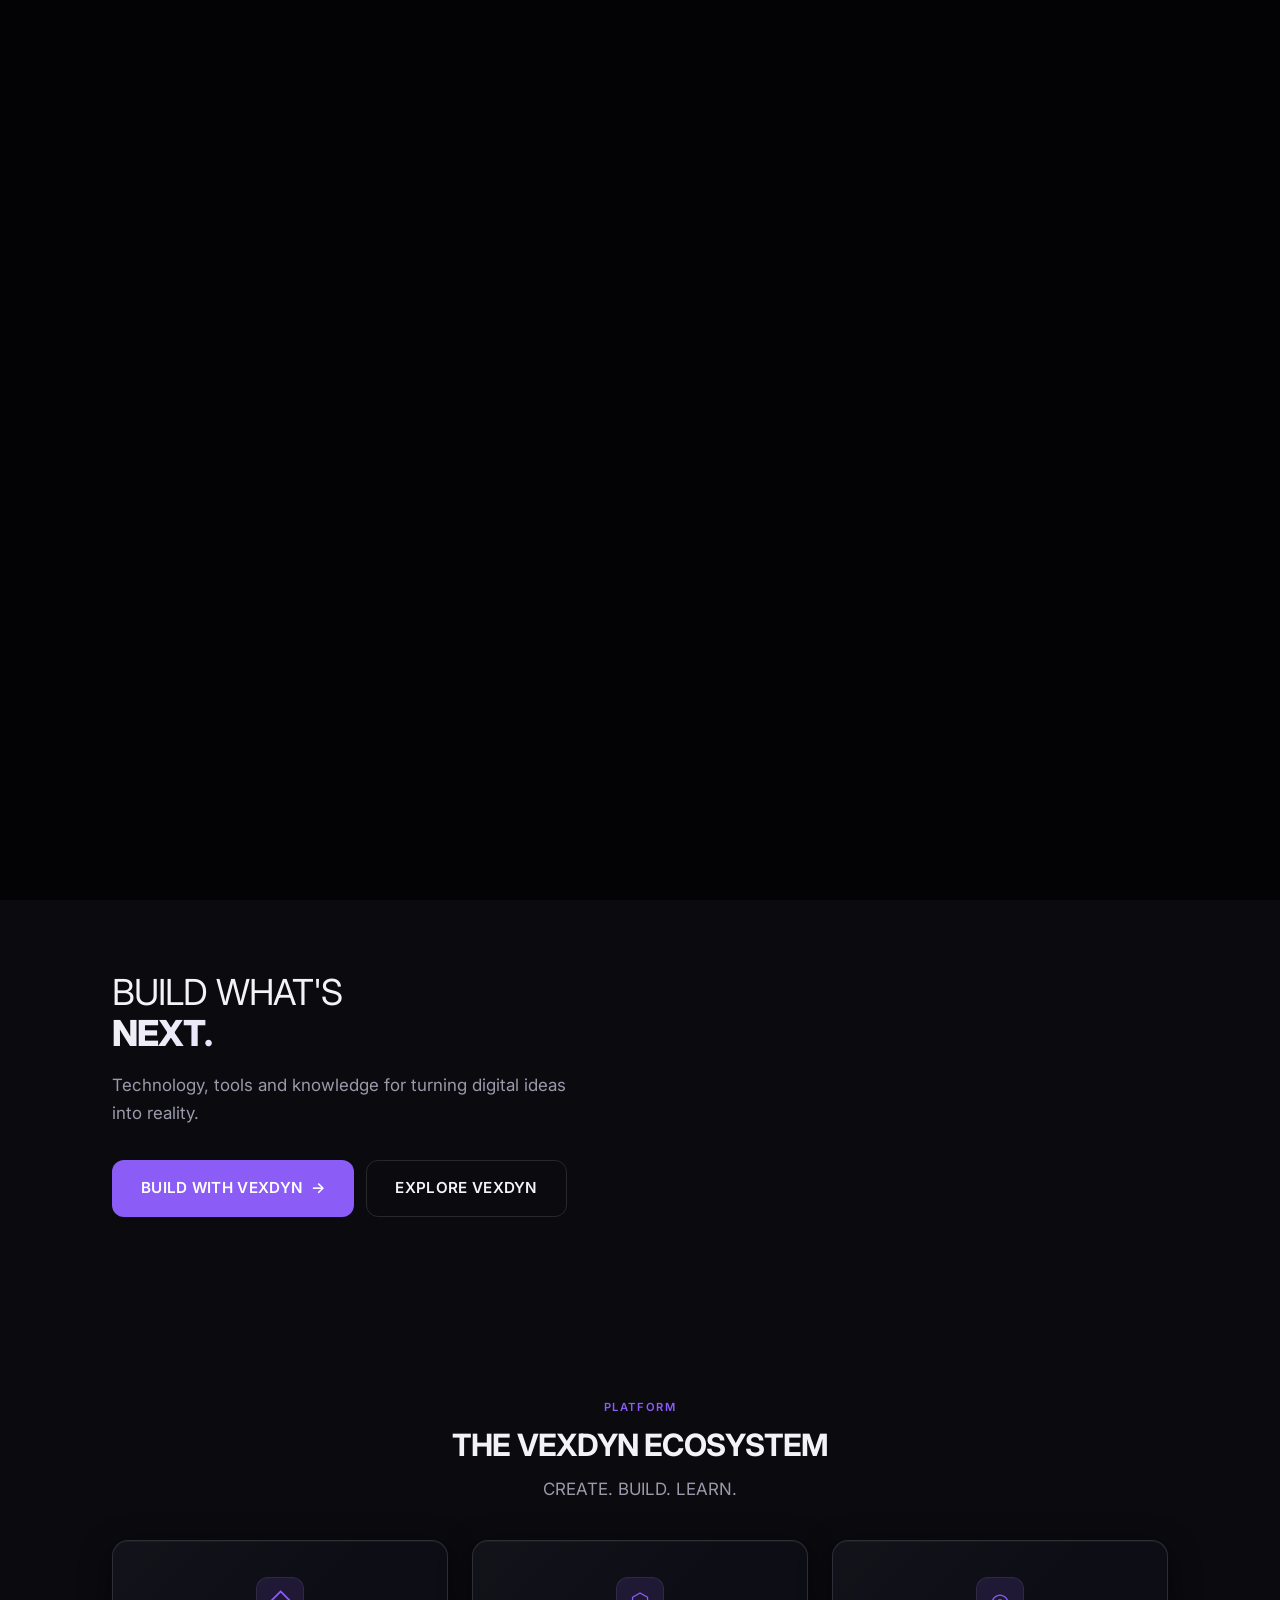
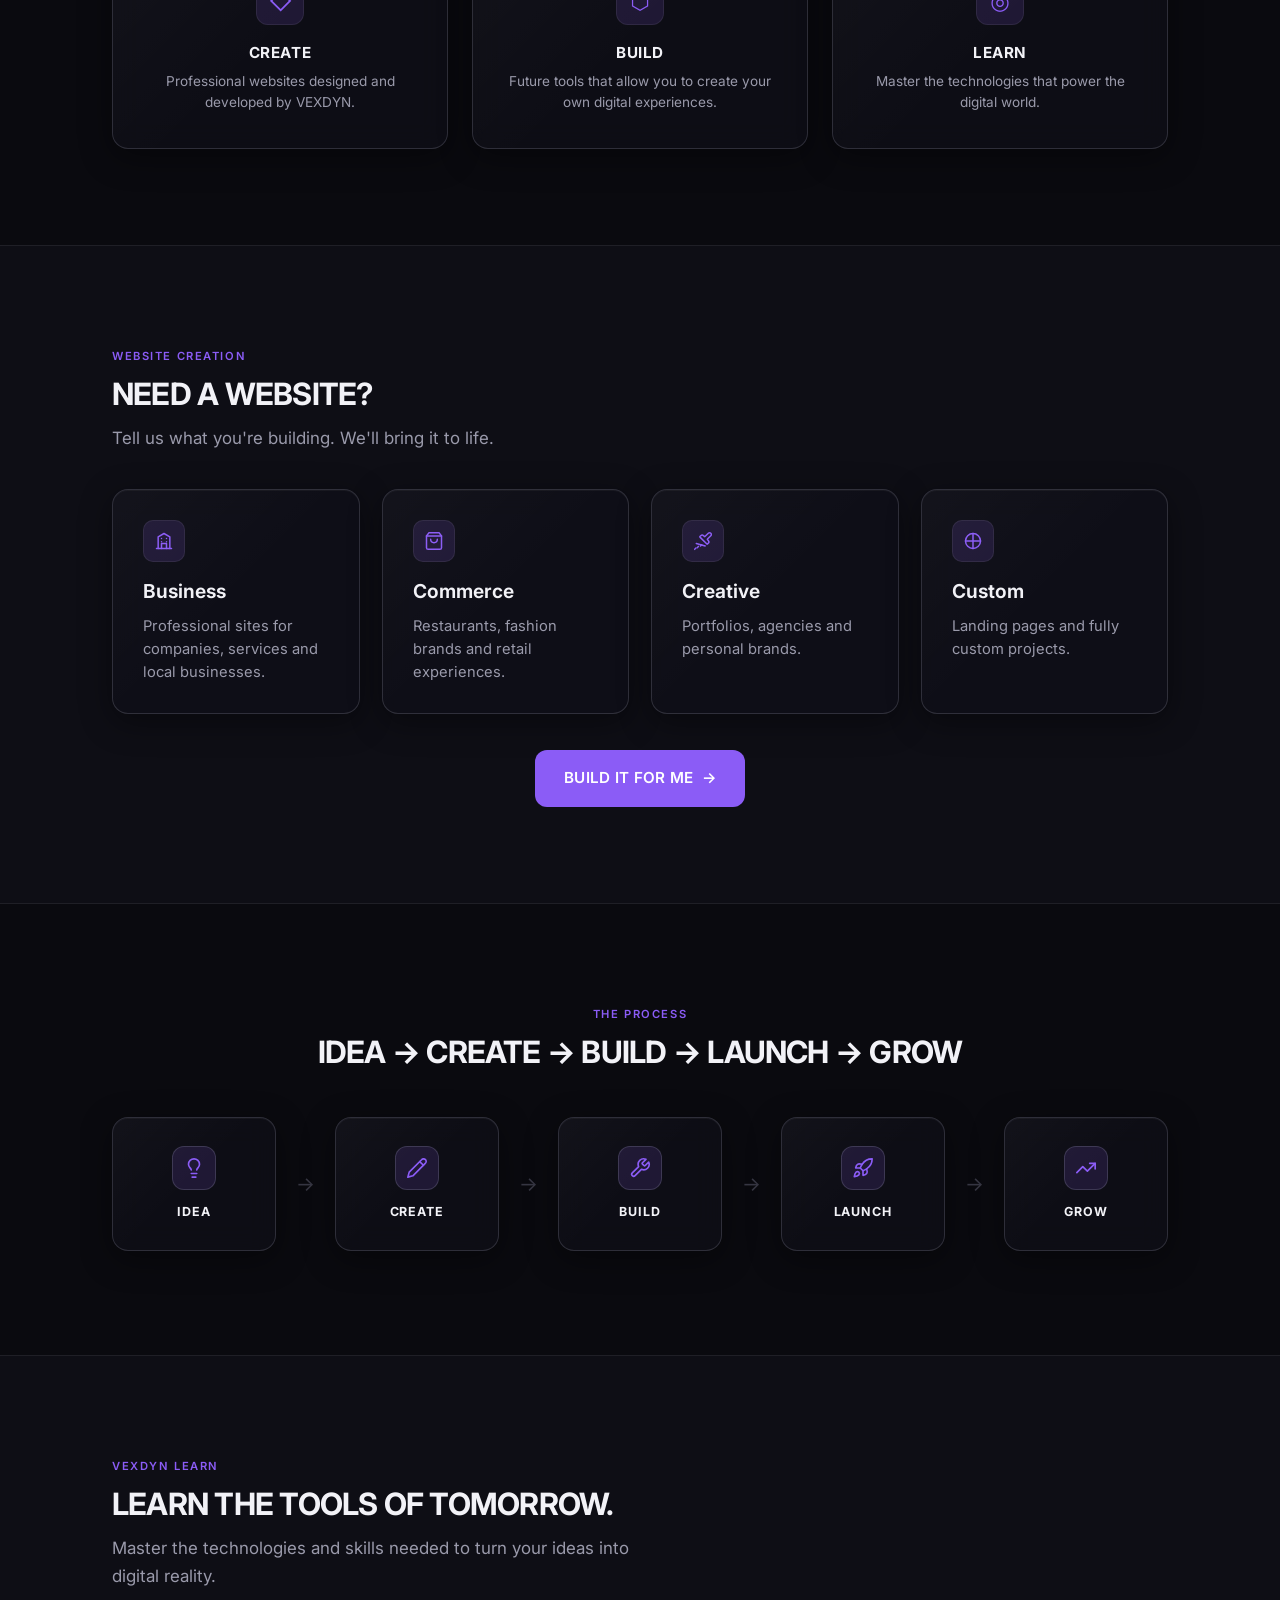
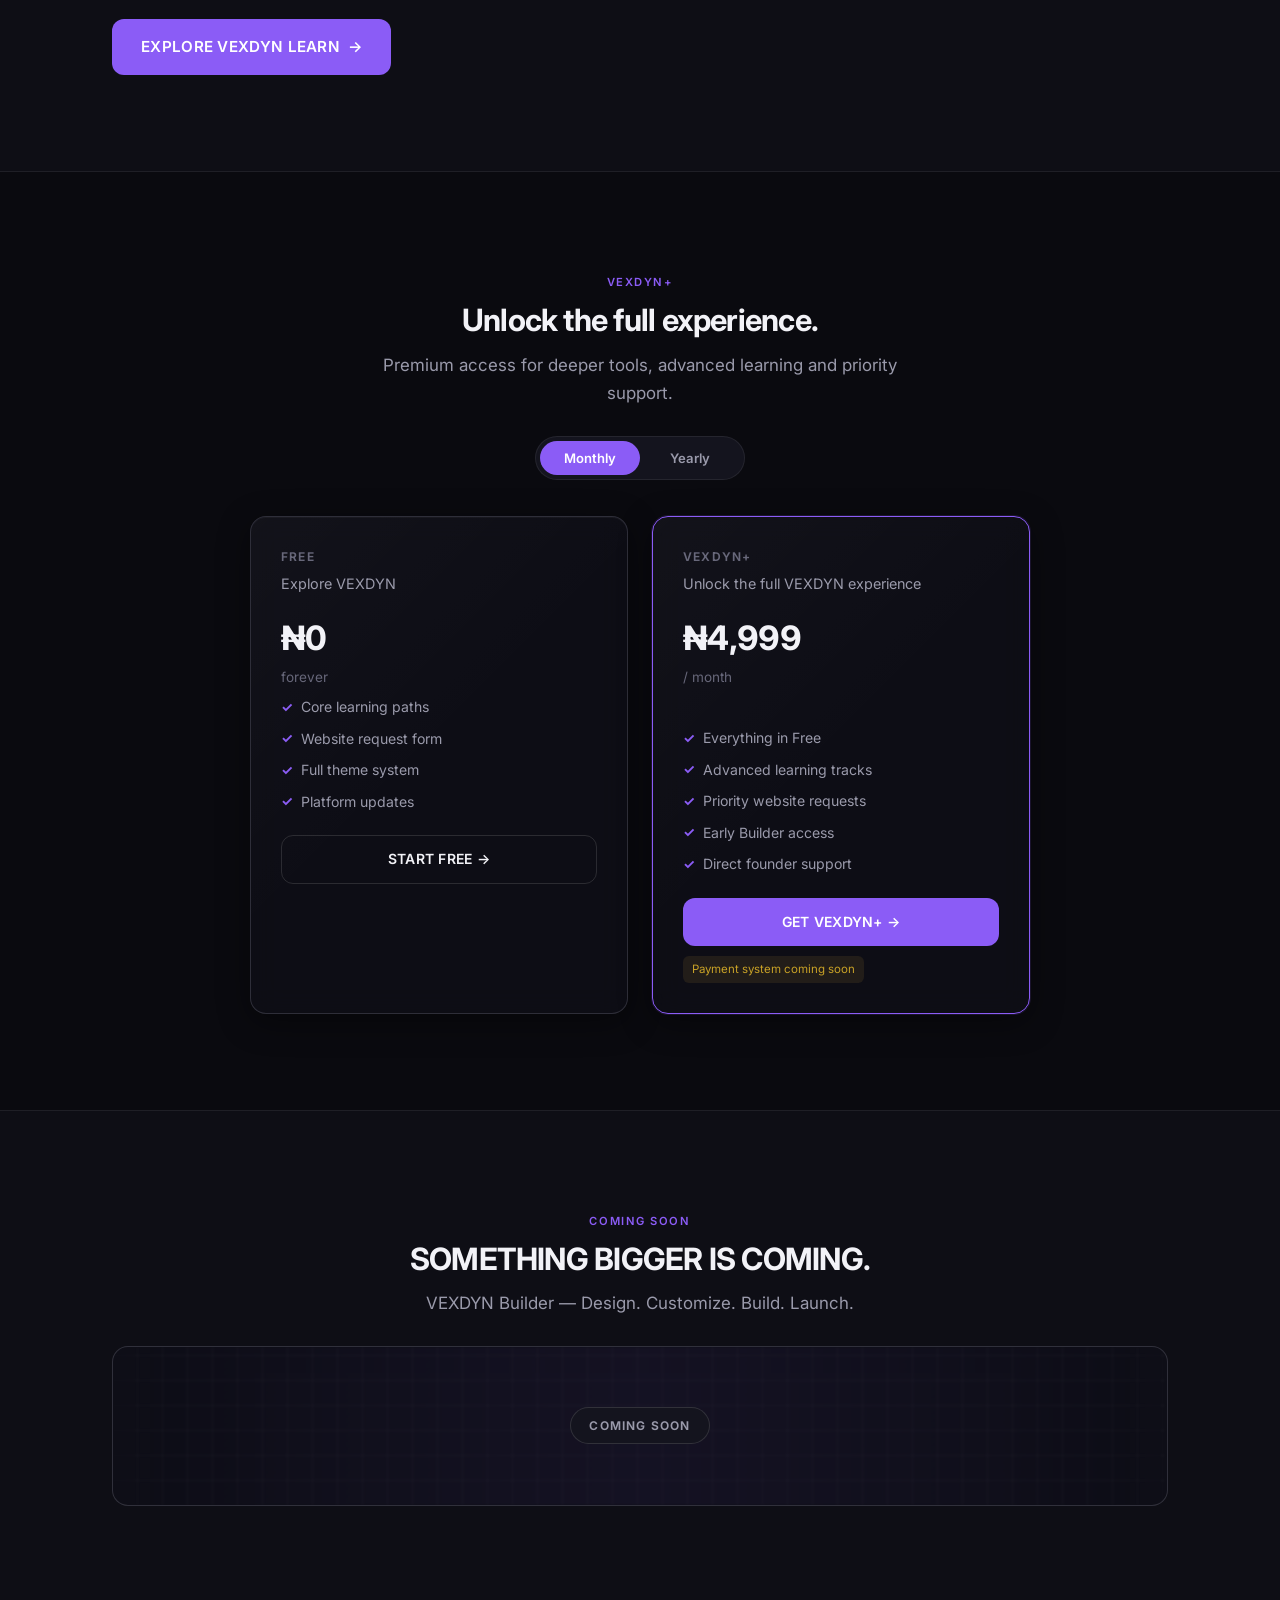
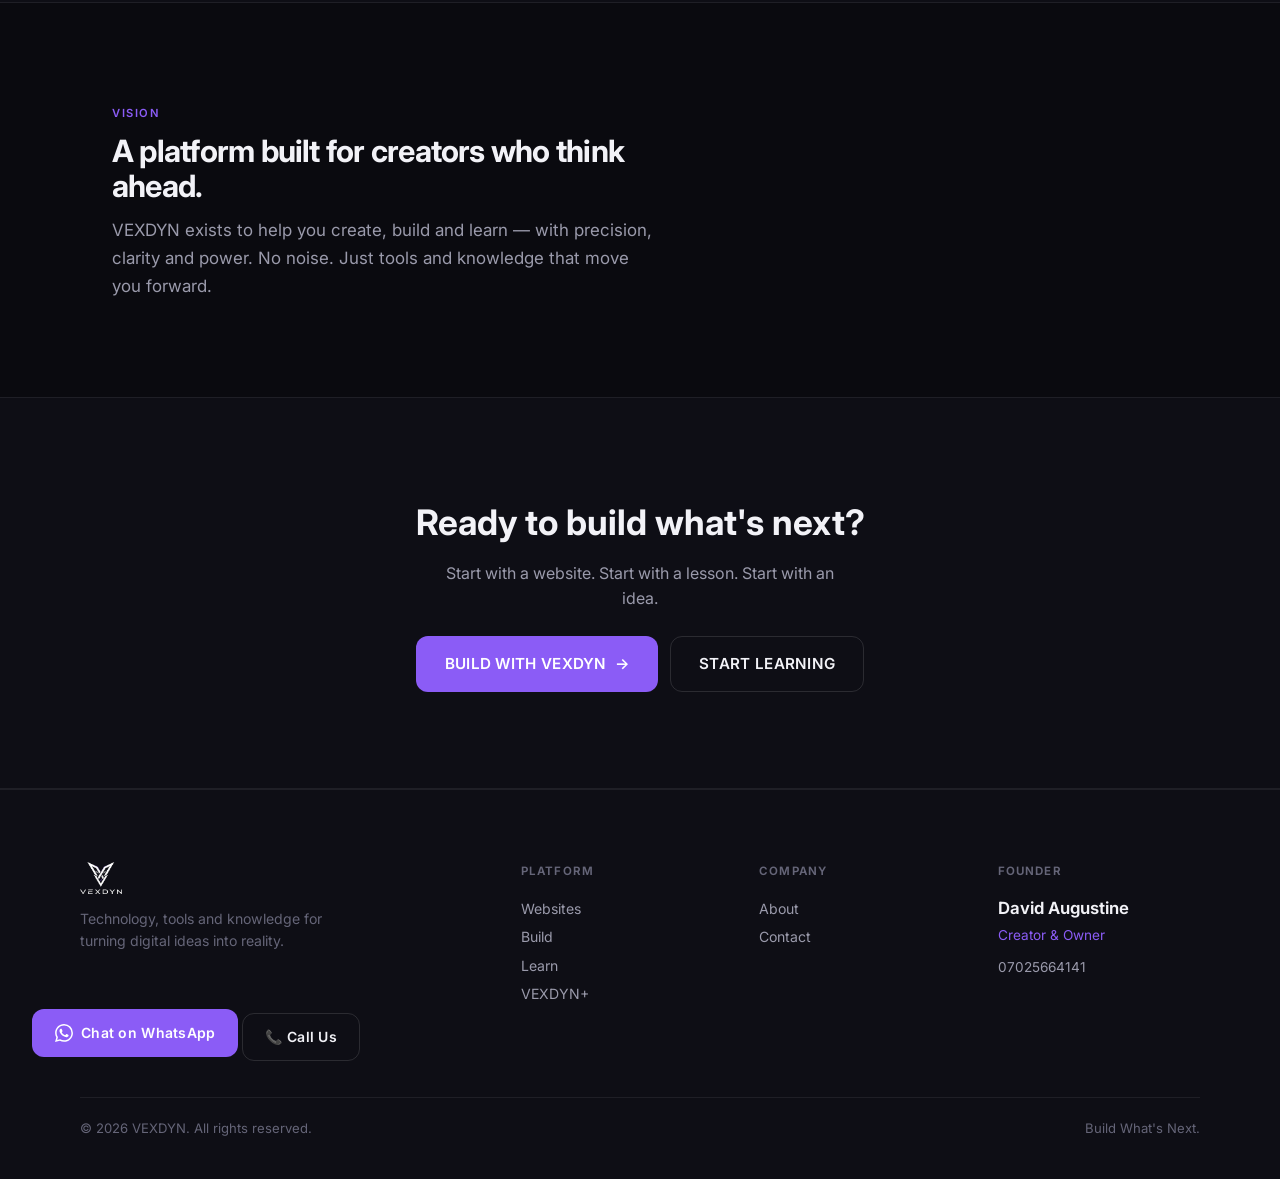
<file: index.html>
<!DOCTYPE html>
<html lang="en" data-theme="obsidian">
<head>
  <meta charset="UTF-8" />
  <meta name="viewport" content="width=device-width, initial-scale=1.0" />
  <meta name="description" content="VEXDYN — Technology, tools and knowledge for turning digital ideas into reality. Build what's next." />
  <title>VEXDYN — Build What's Next</title>
  <link rel="preconnect" href="https://fonts.googleapis.com" />
  <link rel="preconnect" href="https://fonts.gstatic.com" crossorigin />
  <link href="https://fonts.googleapis.com/css2?family=Inter:wght@400;500;600;700;800&display=swap" rel="stylesheet" />
  <link rel="stylesheet" href="style.css" />
</head>
<body>
  <!-- CINEMATIC INTRO -->
  <div class="loader-overlay" id="loader" aria-hidden="true">
    <div class="loader-stage">
      <img src="vexdyn-symbol.png" alt="" class="loader-symbol" id="loaderSymbol" width="100" height="100" />
      <div class="loader-sweep" id="loaderSweep"></div>
      <img src="vexdyn-logo-wordmark.png" alt="VEXDYN" class="loader-lockup" id="loaderLockup" width="200" />
      <div class="loader-system" id="loaderSystem">
        <div class="loader-sys-label">VEXDYN</div>
        <div class="loader-sys-msg" id="loaderSysMsg">SYSTEM INITIALIZING</div>
        <div class="loader-progress"><div class="loader-progress-fill" id="loaderProgressFill"></div></div>
      </div>
      <div class="loader-final" id="loaderFinal">
        <div class="loader-line" id="loaderLine1">THE NEXT</div>
        <div class="loader-line" id="loaderLine2">BEGINS HERE.</div>
      </div>
    </div>
  </div>

  <!-- SEARCH OVERLAY -->

  <header class="site-header">
    <div class="header-inner">
      <a href="index.html" class="logo-link" aria-label="VEXDYN Home">
        <img src="vexdyn-logo-wordmark-alpha.png" alt="VEXDYN" class="logo-swap" height="36" />
      </a>
      <nav class="nav-desktop" aria-label="Main">
        <a href="index.html" class="active">Home</a>
        <a href="websites.html">Websites</a>
        <a href="build.html">Build</a>
        <a href="learn.html">Learn</a>
        <a href="plus.html">VEXDYN+</a>
        <a href="about.html">About</a>
        <a href="contact.html">Contact</a>
      </nav>
      <div class="header-actions">
        <div class="theme-wrap">
          <button class="theme-btn" id="themeBtn" aria-label="Change theme">🌙</button>
          <div class="theme-panel" id="themePanel" role="menu">
            <button class="theme-option active" data-theme="obsidian">🌙 Obsidian</button>
            <button class="theme-option" data-theme="aurora">☀️ Aurora</button>
            <button class="theme-option" data-theme="ice">❄️ Ice</button>
          </div>
        </div>
        <button class="menu-toggle" id="menuToggle" aria-label="Open menu"><span></span><span></span><span></span></button>
      </div>
    </div>
  </header>

  <nav class="nav-mobile" id="navMobile" aria-label="Mobile">
    <a href="index.html" class="active">Home</a>
    <a href="websites.html">Websites</a>
    <a href="build.html">Build</a>
    <a href="learn.html">Learn</a>
    <a href="plus.html">VEXDYN+</a>
    <a href="about.html">About</a>
    <a href="contact.html">Contact</a>
  </nav>

  <main class="main">
    <!-- HERO -->
    <section class="hero">
      <!-- Liquid-metal wave atmosphere (homepage Hero only) -->
      <div class="hero-waves" aria-hidden="true">
        <!-- Wave 1 dark — flows FORWARD → -->
        <svg class="hero-wave hero-wave-1" viewBox="0 0 2400 600" preserveAspectRatio="none" aria-hidden="true">
          <defs>
            <linearGradient id="gWave1" x1="0" y1="0" x2="0" y2="1">
              <stop offset="0%" stop-color="var(--wave-dark-1)"/>
              <stop offset="55%" stop-color="var(--wave-dark-1)"/>
              <stop offset="100%" stop-color="transparent"/>
            </linearGradient>
          </defs>
          <path fill="url(#gWave1)" d="M0,260 C200,160 400,360 600,260 C800,160 1000,360 1200,260 C1400,160 1600,360 1800,260 C2000,160 2200,360 2400,260 L2400,600 L0,600 Z"/>
        </svg>
        <!-- Wave 2 bright — flows BACKWARD ← -->
        <svg class="hero-wave hero-wave-2" viewBox="0 0 2400 600" preserveAspectRatio="none" aria-hidden="true">
          <defs>
            <linearGradient id="gWave2" x1="0" y1="0" x2="0" y2="1">
              <stop offset="0%" stop-color="var(--wave-bright-1)"/>
              <stop offset="55%" stop-color="var(--wave-bright-1)"/>
              <stop offset="100%" stop-color="transparent"/>
            </linearGradient>
          </defs>
          <path fill="url(#gWave2)" d="M0,300 C250,400 450,200 700,300 C950,400 1150,200 1400,300 C1650,400 1850,200 2100,300 C2250,360 2350,240 2400,300 L2400,600 L0,600 Z"/>
        </svg>
      </div>
      <img src="vexdyn-symbol-alpha.png" alt="" class="hero-geo" aria-hidden="true" />
      <div class="hero-inner">
        <img src="vexdyn-wordmark-true-transparent.png" alt="VEXDYN" class="hero-wordmark reveal" />
        <div class="code-transform" id="codeTransform" aria-live="polite">0100110100101101</div>
      </div>
    </section>

    <!-- STATEMENT — continuation of Hero -->
    <section class="section statement-section" id="statement">
      <div class="statement-inner reveal">
        <h1 class="statement-title">
          <span class="statement-light">BUILD WHAT'S</span>
          <span class="statement-bold">NEXT.</span>
        </h1>
        <p class="statement-sub">Technology, tools and knowledge for turning digital ideas into reality.</p>
        <div class="hero-ctas">
          <a href="build.html" class="btn btn-primary btn-lg">BUILD WITH VEXDYN <span class="arrow">→</span></a>
          <a href="#ecosystem" class="btn btn-secondary btn-lg">EXPLORE VEXDYN</a>
        </div>
      </div>
    </section>

    <!-- ECOSYSTEM -->
    <section class="section" id="ecosystem">
      <div class="reveal text-center">
        <span class="section-label">Platform</span>
        <h2 class="section-title">THE VEXDYN ECOSYSTEM</h2>
        <p class="section-sub mx-auto">CREATE. BUILD. LEARN.</p>
      </div>
      <div class="grid-3 mt-10">
        <article class="v-card eco-item reveal">
          <div class="eco-icon">◇</div>
          <div class="eco-label">CREATE</div>
          <p class="eco-desc">Professional websites designed and developed by VEXDYN.</p>
        </article>
        <article class="v-card eco-item reveal reveal-delay-1">
          <div class="eco-icon">⬡</div>
          <div class="eco-label">BUILD</div>
          <p class="eco-desc">Future tools that allow you to create your own digital experiences.</p>
        </article>
        <article class="v-card eco-item reveal reveal-delay-2">
          <div class="eco-icon">◎</div>
          <div class="eco-label">LEARN</div>
          <p class="eco-desc">Master the technologies that power the digital world.</p>
        </article>
      </div>
    </section>

    <!-- WEBSITE SERVICES -->
    <section class="section-full band">
      <div class="section" style="padding-top:0;padding-bottom:0">
        <div class="reveal">
          <span class="section-label">Website Creation</span>
          <h2 class="section-title">NEED A WEBSITE?</h2>
          <p class="section-sub">Tell us what you're building. We'll bring it to life.</p>
        </div>
        <div class="grid-4 mt-10">
          <article class="v-card reveal">
            <div class="svc-icon">
              <svg viewBox="0 0 24 24"><path d="M3 21h18"/><path d="M5 21V7l7-4 7 4v14"/><path d="M9 21v-6h6v6"/><path d="M9 9h.01"/><path d="M15 9h.01"/><path d="M9 13h.01"/><path d="M15 13h.01"/></svg>
            </div>
            <h3 class="v-card-title">Business</h3>
            <p class="v-card-desc">Professional sites for companies, services and local businesses.</p>
          </article>
          <article class="v-card reveal reveal-delay-1">
            <div class="svc-icon">
              <svg viewBox="0 0 24 24"><path d="M6 2 3 6v14a2 2 0 0 0 2 2h14a2 2 0 0 0 2-2V6l-3-4Z"/><path d="M3 6h18"/><path d="M16 10a4 4 0 0 1-8 0"/></svg>
            </div>
            <h3 class="v-card-title">Commerce</h3>
            <p class="v-card-desc">Restaurants, fashion brands and retail experiences.</p>
          </article>
          <article class="v-card reveal reveal-delay-2">
            <div class="svc-icon">
              <svg viewBox="0 0 24 24"><path d="m14.622 17.897-10.68-2.913"/><path d="M18.376 2.622a1 1 0 1 1 3.002 3.002L17.36 9.643a.5.5 0 0 0 0 .707l.944.944a2.41 2.41 0 0 1 0 3.408l-.944.944a.5.5 0 0 1-.707 0L8.354 7.348a.5.5 0 0 1 0-.707l.944-.944a2.41 2.41 0 0 1 3.408 0l.944.944a.5.5 0 0 0 .707 0z"/><path d="m5 20 1.5-1.5"/><path d="m9 18 1.5-1.5"/><path d="m2 22 1.5-1.5"/></svg>
            </div>
            <h3 class="v-card-title">Creative</h3>
            <p class="v-card-desc">Portfolios, agencies and personal brands.</p>
          </article>
          <article class="v-card reveal reveal-delay-3">
            <div class="svc-icon">
              <svg viewBox="0 0 24 24"><path d="M12 3v18"/><path d="M3 12h18"/><circle cx="12" cy="12" r="9"/></svg>
            </div>
            <h3 class="v-card-title">Custom</h3>
            <p class="v-card-desc">Landing pages and fully custom projects.</p>
          </article>
        </div>
        <div class="text-center mt-10 reveal">
          <a href="build.html" class="btn btn-primary btn-lg">BUILD IT FOR ME <span class="arrow">→</span></a>
        </div>
      </div>
    </section>

    <!-- PROCESS — horizontal -->
    <section class="section process-section">
      <div class="reveal text-center">
        <span class="section-label">The Process</span>
        <h2 class="section-title">IDEA → CREATE → BUILD → LAUNCH → GROW</h2>
      </div>
      <div class="process-track" id="processTrack">
        <article class="v-card process-card">
          <div class="process-icon">
            <svg viewBox="0 0 24 24"><path d="M15 14c.2-1 .7-1.7 1.5-2.5 1-.9 1.5-2.2 1.5-3.5A6 6 0 0 0 6 8c0 1 .2 2.2 1.5 3.5.7.7 1.3 1.5 1.5 2.5"/><path d="M9 18h6"/><path d="M10 22h4"/></svg>
          </div>
          <div class="process-label">IDEA</div>
        </article>
        <span class="process-arrow" aria-hidden="true">→</span>
        <article class="v-card process-card">
          <div class="process-icon">
            <svg viewBox="0 0 24 24"><path d="M17 3a2.85 2.83 0 1 1 4 4L7.5 20.5 2 22l1.5-5.5Z"/><path d="m15 5 4 4"/></svg>
          </div>
          <div class="process-label">CREATE</div>
        </article>
        <span class="process-arrow" aria-hidden="true">→</span>
        <article class="v-card process-card">
          <div class="process-icon">
            <svg viewBox="0 0 24 24"><path d="M14.7 6.3a1 1 0 0 0 0 1.4l1.6 1.6a1 1 0 0 0 1.4 0l3.77-3.77a6 6 0 0 1-7.94 7.94l-6.91 6.91a2.12 2.12 0 0 1-3-3l6.91-6.91a6 6 0 0 1 7.94-7.94l-3.76 3.76z"/></svg>
          </div>
          <div class="process-label">BUILD</div>
        </article>
        <span class="process-arrow" aria-hidden="true">→</span>
        <article class="v-card process-card">
          <div class="process-icon">
            <svg viewBox="0 0 24 24"><path d="M4.5 16.5c-1.5 1.26-2 5-2 5s3.74-.5 5-2c.71-.84.7-2.13-.09-2.91a2.18 2.18 0 0 0-2.91-.09z"/><path d="m12 15-3-3a22 22 0 0 1 2-3.95A12.88 12.88 0 0 1 22 2c0 2.72-.78 7.5-6 11a22.35 22.35 0 0 1-4 2z"/><path d="M9 12H4s.55-3.03 2-4c1.62-1.08 5 0 5 0"/><path d="M12 15v5s3.03-.55 4-2c1.08-1.62 0-5 0-5"/></svg>
          </div>
          <div class="process-label">LAUNCH</div>
        </article>
        <span class="process-arrow" aria-hidden="true">→</span>
        <article class="v-card process-card">
          <div class="process-icon">
            <svg viewBox="0 0 24 24"><path d="M16 7h6v6"/><path d="m22 7-8.5 8.5-5-5L2 17"/></svg>
          </div>
          <div class="process-label">GROW</div>
        </article>
      </div>
    </section>

    <!-- LEARN TEASER -->
    <section class="section-full band">
      <div class="section" style="padding-top:0;padding-bottom:0">
        <div class="reveal">
          <span class="section-label">VEXDYN Learn</span>
          <h2 class="section-title">LEARN THE TOOLS OF TOMORROW.</h2>
          <p class="section-sub">Master the technologies and skills needed to turn your ideas into digital reality.</p>
        </div>
        <div class="reveal reveal-delay-1" style="margin-top:28px">
          <a href="learn.html" class="btn btn-primary btn-lg">EXPLORE VEXDYN LEARN <span class="arrow">→</span></a>
        </div>
      </div>
    </section>

    <!-- VEXDYN+ -->
    <section class="section" id="plus">
      <div class="reveal text-center">
        <span class="section-label">VEXDYN+</span>
        <h2 class="section-title">Unlock the full experience.</h2>
        <p class="section-sub mx-auto">Premium access for deeper tools, advanced learning and priority support.</p>
      </div>
      <div class="pricing-toggle-wrap">
        <div class="pricing-toggle" id="pricingToggle" role="group" aria-label="Billing period">
          <div class="toggle-indicator"></div>
          <button class="toggle-btn active" id="toggleMonthly">Monthly</button>
          <button class="toggle-btn" id="toggleYearly">Yearly</button>
        </div>
      </div>
      <div class="price-cards">
        <article class="v-card price-card reveal">
          <div class="plan-name">Free</div>
          <div class="plan-concept">Explore VEXDYN</div>
          <div class="price-amount">₦0</div>
          <div class="price-period">forever</div>
          <ul class="price-features">
            <li>Core learning paths</li>
            <li>Website request form</li>
            <li>Full theme system</li>
            <li>Platform updates</li>
          </ul>
          <a href="plus.html" class="btn btn-secondary btn-block">START FREE →</a>
        </article>
        <article class="v-card price-card featured reveal reveal-delay-1">
          <div class="plan-name">VEXDYN+</div>
          <div class="plan-concept">Unlock the full VEXDYN experience</div>
          <div class="price-amount" id="plusAmount">₦4,999</div>
          <div class="price-period" id="plusPeriod">/ month</div>
          <div class="price-save" id="plusSave" style="visibility:hidden"></div>
          <ul class="price-features">
            <li>Everything in Free</li>
            <li>Advanced learning tracks</li>
            <li>Priority website requests</li>
            <li>Early Builder access</li>
            <li>Direct founder support</li>
          </ul>
          <a href="plus.html" class="btn btn-primary btn-block">GET VEXDYN+ →</a>
          <p class="placeholder-notice">Payment system coming soon</p>
        </article>
      </div>
    </section>

    <!-- FUTURE BUILDER -->
    <section class="section-full band" id="builder">
      <div class="section" style="padding-top:0;padding-bottom:0">
        <div class="reveal text-center">
          <span class="section-label">Coming Soon</span>
          <h2 class="section-title">SOMETHING BIGGER IS COMING.</h2>
          <p class="section-sub mx-auto">VEXDYN Builder — Design. Customize. Build. Launch.</p>
        </div>
        <div class="builder-preview reveal reveal-delay-1">
          <span class="builder-badge">COMING SOON</span>
        </div>
      </div>
    </section>

    <!-- VISION -->
    <section class="section">
      <div class="reveal" style="max-width:560px">
        <span class="section-label">Vision</span>
        <h2 class="section-title">A platform built for creators who think ahead.</h2>
        <p class="section-sub">VEXDYN exists to help you create, build and learn — with precision, clarity and power. No noise. Just tools and knowledge that move you forward.</p>
      </div>
    </section>

    <!-- FINAL CTA -->
    <section class="cta-banner">
      <div class="reveal">
        <h2>Ready to build what's next?</h2>
        <p>Start with a website. Start with a lesson. Start with an idea.</p>
        <div class="hero-ctas" style="justify-content:center">
          <a href="build.html" class="btn btn-primary btn-lg">BUILD WITH VEXDYN <span class="arrow">→</span></a>
          <a href="learn.html" class="btn btn-secondary btn-lg">START LEARNING</a>
        </div>
      </div>
    </section>
  </main>

  <footer class="site-footer">
    <div class="footer-inner">
      <div class="footer-brand">
        <img src="vexdyn-logo-wordmark-alpha.png" alt="VEXDYN" class="logo-swap" height="32" />
        <p>Technology, tools and knowledge for turning digital ideas into reality.</p>
      </div>
      <div class="footer-col">
        <h4>Platform</h4>
        <a href="websites.html">Websites</a>
        <a href="build.html">Build</a>
        <a href="learn.html">Learn</a>
        <a href="plus.html">VEXDYN+</a>
      </div>
      <div class="footer-col">
        <h4>Company</h4>
        <a href="about.html">About</a>
        <a href="contact.html">Contact</a>
      </div>
      <div class="footer-col">
        <h4>Founder</h4>
        <div class="founder-card">
          <span class="founder-name">David Augustine</span>
          <span class="founder-title">Creator & Owner</span>
          <span class="founder-contact">07025664141</span>
        </div>
      </div>
    </div>
    <div class="footer-contact-actions">
      <a href="https://wa.me/2347025664141" class="btn btn-primary footer-contact-btn" target="_blank" rel="noopener noreferrer" aria-label="Chat on WhatsApp">
        <svg class="wa-icon" viewBox="0 0 24 24" width="18" height="18" aria-hidden="true"><path fill="currentColor" d="M17.472 14.382c-.297-.149-1.758-.867-2.03-.967-.273-.099-.471-.148-.67.15-.197.297-.767.966-.94 1.164-.173.199-.347.223-.644.075-.297-.15-1.255-.463-2.39-1.475-.883-.788-1.48-1.761-1.653-2.059-.173-.297-.018-.458.13-.606.134-.133.298-.347.446-.52.149-.174.198-.298.298-.497.099-.198.05-.371-.025-.52-.075-.149-.669-1.612-.916-2.207-.242-.579-.487-.5-.669-.51-.173-.008-.371-.01-.57-.01-.198 0-.52.074-.792.372-.272.297-1.04 1.016-1.04 2.479 0 1.462 1.065 2.875 1.213 3.074.149.198 2.096 3.2 5.077 4.487.709.306 1.262.489 1.694.625.712.227 1.36.195 1.871.118.571-.085 1.758-.719 2.006-1.413.248-.694.248-1.289.173-1.413-.074-.124-.272-.198-.57-.347m-5.421 7.403h-.004a9.87 9.87 0 01-5.031-1.378l-.361-.214-3.741.982.998-3.648-.235-.374a9.86 9.86 0 01-1.51-5.26c.001-5.45 4.436-9.884 9.888-9.884 2.64 0 5.122 1.03 6.988 2.898a9.825 9.825 0 012.893 6.994c-.003 5.45-4.435 9.884-9.885 9.884m8.413-18.297A11.815 11.815 0 0012.05 0C5.495 0 .16 5.335.157 11.892c0 2.096.547 4.142 1.588 5.945L.057 24l6.305-1.654a11.882 11.882 0 005.683 1.448h.005c6.554 0 11.89-5.335 11.893-11.893a11.821 11.821 0 00-3.48-8.413z"/></svg>
        Chat on WhatsApp
      </a>
      <a href="tel:+2347025664141" class="btn btn-secondary footer-contact-btn" aria-label="Call VEXDYN">📞 Call Us</a>
    </div>
    <div class="footer-bottom">
      <span>© 2026 VEXDYN. All rights reserved.</span>
      <span>Build What's Next.</span>
    </div>
  </footer>
<script src="script.js"></script>
</body>
</html>
</file>
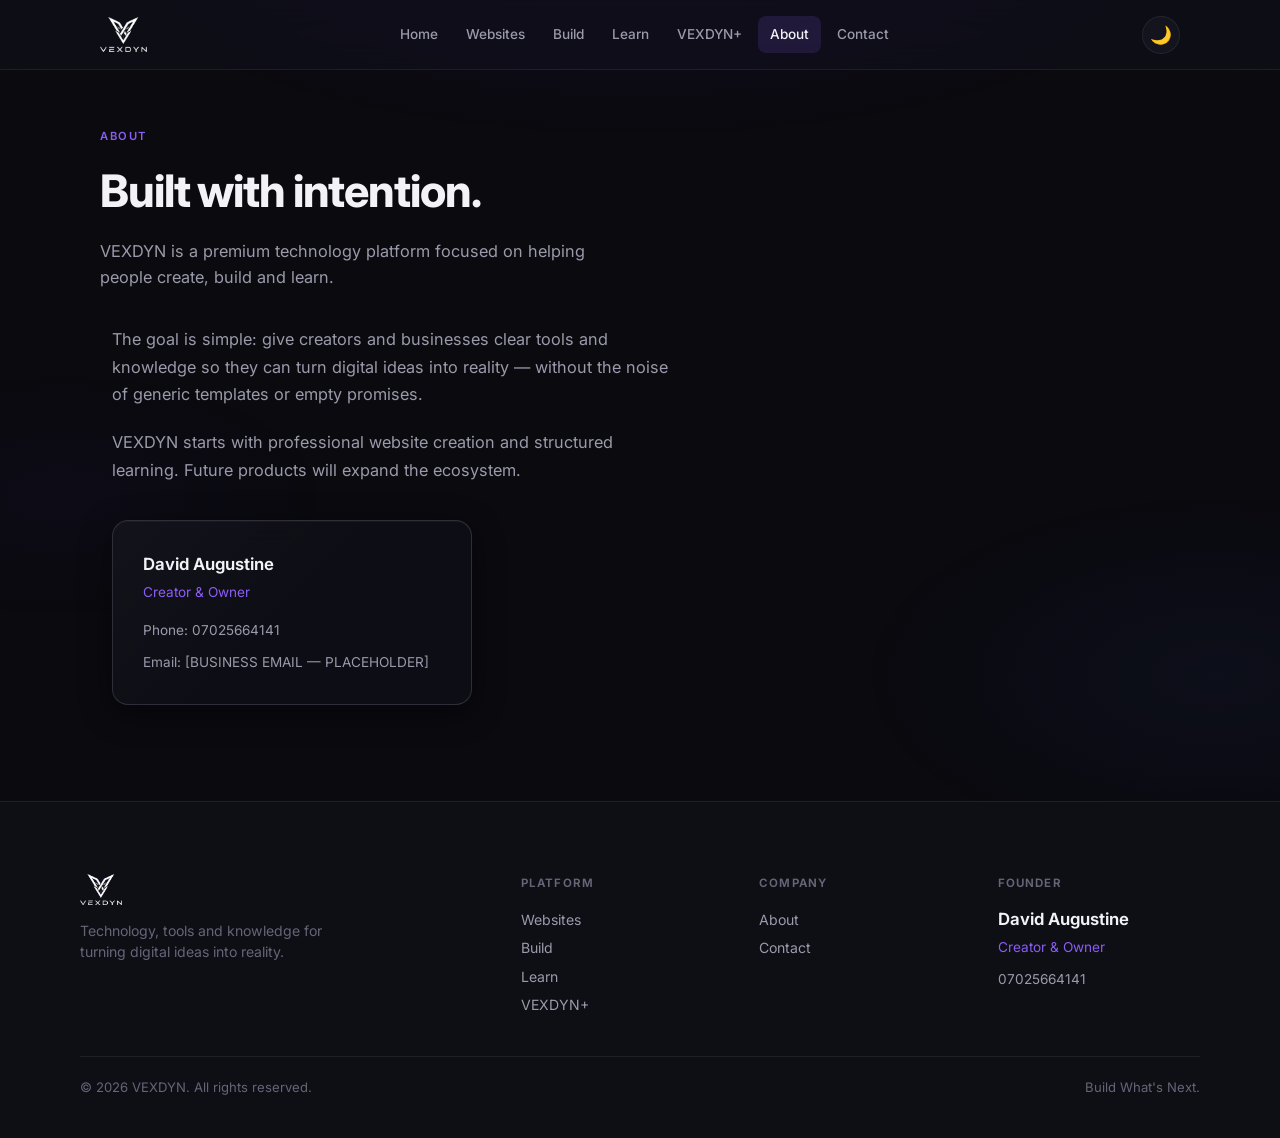
<file: about.html>
<!DOCTYPE html>
<html lang="en" data-theme="obsidian">
<head>
  <meta charset="UTF-8" />
  <meta name="viewport" content="width=device-width, initial-scale=1.0" />
  <title>About — VEXDYN</title>
  <link rel="preconnect" href="https://fonts.googleapis.com" />
  <link rel="preconnect" href="https://fonts.gstatic.com" crossorigin />
  <link href="https://fonts.googleapis.com/css2?family=Inter:wght@400;500;600;700;800&display=swap" rel="stylesheet" />
  <link rel="stylesheet" href="style.css" />
</head>
<body>

  <header class="site-header">
    <div class="header-inner">
      <a href="index.html" class="logo-link" aria-label="VEXDYN Home">
        <img src="vexdyn-logo-wordmark-alpha.png" alt="VEXDYN" class="logo-swap" height="36" />
      </a>
      <nav class="nav-desktop" aria-label="Main">
        <a href="index.html">Home</a>
        <a href="websites.html">Websites</a>
        <a href="build.html">Build</a>
        <a href="learn.html">Learn</a>
        <a href="plus.html">VEXDYN+</a>
        <a href="about.html" class="active">About</a>
        <a href="contact.html">Contact</a>
      </nav>
      <div class="header-actions">
        <div class="theme-wrap">
          <button class="theme-btn" id="themeBtn" aria-label="Change theme">🌙</button>
          <div class="theme-panel" id="themePanel">
            <button class="theme-option active" data-theme="obsidian">🌙 Obsidian</button>
            <button class="theme-option" data-theme="aurora">☀️ Aurora</button>
            <button class="theme-option" data-theme="ice">❄️ Ice</button>
          </div>
        </div>
        <button class="menu-toggle" id="menuToggle" aria-label="Open menu"><span></span><span></span><span></span></button>
      </div>
    </div>
  </header>
  <nav class="nav-mobile" id="navMobile">
    <a href="index.html">Home</a>
    <a href="websites.html">Websites</a>
    <a href="build.html">Build</a>
    <a href="learn.html">Learn</a>
    <a href="plus.html">VEXDYN+</a>
    <a href="about.html" class="active">About</a>
    <a href="contact.html">Contact</a>
  </nav>

  <main class="main">
    <div class="page-hero reveal">
      <span class="section-label">About</span>
      <h1>Built with intention.</h1>
      <p>VEXDYN is a premium technology platform focused on helping people create, build and learn.</p>
    </div>
    <section class="section" style="padding-top:0">
      <div class="reveal" style="max-width:560px;margin-bottom:36px">
        <p style="color:var(--text-secondary);font-size:1.02rem;line-height:1.7;margin-bottom:20px">
          The goal is simple: give creators and businesses clear tools and knowledge so they can turn digital ideas into reality — without the noise of generic templates or empty promises.
        </p>
        <p style="color:var(--text-secondary);font-size:1.02rem;line-height:1.7">
          VEXDYN starts with professional website creation and structured learning. Future products will expand the ecosystem.
        </p>
      </div>
      <article class="v-card reveal" style="max-width:360px">
        <div class="founder-card">
          <span class="founder-name">David Augustine</span>
          <span class="founder-title">Creator & Owner</span>
          <span class="founder-contact" style="margin-top:12px">Phone: 07025664141</span>
          <span class="founder-contact">Email: [BUSINESS EMAIL — PLACEHOLDER]</span>
        </div>
      </article>
    </section>
  </main>

  <footer class="site-footer">
    <div class="footer-inner">
      <div class="footer-brand">
        <img src="vexdyn-logo-wordmark-alpha.png" alt="VEXDYN" class="logo-swap" height="32" />
        <p>Technology, tools and knowledge for turning digital ideas into reality.</p>
      </div>
      <div class="footer-col">
        <h4>Platform</h4>
        <a href="websites.html">Websites</a>
        <a href="build.html">Build</a>
        <a href="learn.html">Learn</a>
        <a href="plus.html">VEXDYN+</a>
      </div>
      <div class="footer-col">
        <h4>Company</h4>
        <a href="about.html">About</a>
        <a href="contact.html">Contact</a>
      </div>
      <div class="footer-col">
        <h4>Founder</h4>
        <div class="founder-card">
          <span class="founder-name">David Augustine</span>
          <span class="founder-title">Creator & Owner</span>
          <span class="founder-contact">07025664141</span>
        </div>
      </div>
    </div>
    <div class="footer-bottom">
      <span>© 2026 VEXDYN. All rights reserved.</span>
      <span>Build What's Next.</span>
    </div>
  </footer>
<script src="script.js"></script>
</body>
</html>
</file>
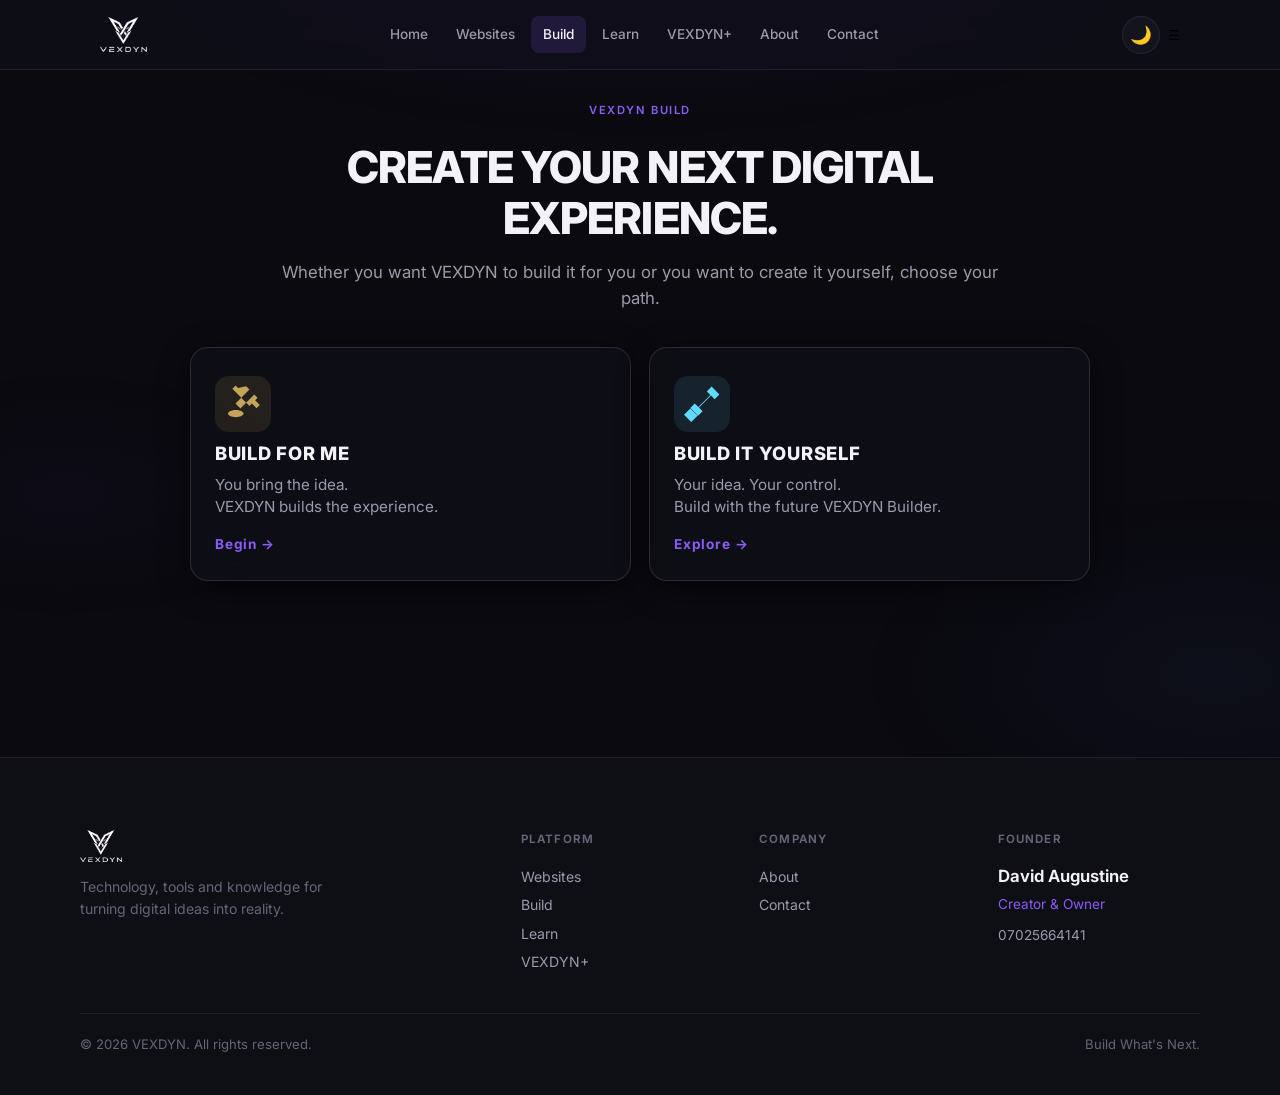
<file: build.html>
<!DOCTYPE html>
<html lang="en" data-theme="obsidian">
<head>
  <meta charset="UTF-8" />
  <meta name="viewport" content="width=device-width, initial-scale=1.0" />
  <meta name="description" content="VEXDYN Build — Create your next digital experience. Build for me or build it yourself." />
  <title>VEXDYN Build — Create Beyond Limits</title>
  <link rel="preconnect" href="https://fonts.googleapis.com" />
  <link rel="preconnect" href="https://fonts.gstatic.com" crossorigin />
  <link href="https://fonts.googleapis.com/css2?family=Inter:wght@400;500;600;700;800&display=swap" rel="stylesheet" />
  <link rel="stylesheet" href="style.css" />
</head>
<body>

  <header class="site-header">
    <div class="header-inner">
      <a href="index.html" class="logo-link" aria-label="VEXDYN Home">
        <img src="vexdyn-logo-wordmark-alpha.png" alt="VEXDYN" class="logo-swap" height="36" />
      </a>
      <nav class="nav-desktop" aria-label="Main">
        <a href="index.html">Home</a>
        <a href="websites.html">Websites</a>
        <a href="build.html" class="active">Build</a>
        <a href="learn.html">Learn</a>
        <a href="plus.html">VEXDYN+</a>
        <a href="about.html">About</a>
        <a href="contact.html">Contact</a>
      </nav>
      <div class="header-actions">
        <div class="theme-wrap">
          <button class="theme-btn" id="themeBtn" aria-label="Change theme">🌙</button>
          <div class="theme-panel" id="themePanel">
            <button class="theme-option active" data-theme="obsidian">🌙 Obsidian</button>
            <button class="theme-option" data-theme="aurora">☀️ Aurora</button>
            <button class="theme-option" data-theme="ice">❄️ Ice</button>
          </div>
        </div>
        <button class="nav-toggle" id="navToggle" aria-label="Menu">☰</button>
      </div>
    </div>
  </header>
  <nav class="nav-mobile" id="navMobile" aria-label="Mobile">
    <a href="index.html">Home</a>
    <a href="websites.html">Websites</a>
    <a href="build.html" class="active">Build</a>
    <a href="learn.html">Learn</a>
    <a href="plus.html">VEXDYN+</a>
    <a href="about.html">About</a>
    <a href="contact.html">Contact</a>
  </nav>

  <main class="build-main">
    <!-- HERO + PATH CHOICE -->
    <section class="section build-hero" id="buildHome">
      <div class="build-hero-inner reveal">
        <span class="section-label">VEXDYN BUILD</span>
        <h1 class="build-hero-title">CREATE YOUR NEXT DIGITAL EXPERIENCE.</h1>
        <p class="build-hero-sub">Whether you want VEXDYN to build it for you or you want to create it yourself, choose your path.</p>
      </div>
      <div class="build-path-grid reveal reveal-delay-1">
        <button type="button" class="build-path-card path-for-me" id="pathBuildForMe" data-build-path="for-me">
          <span class="build-path-icon" aria-hidden="true">
            <svg viewBox="0 0 64 64" width="48" height="48"><path fill="currentColor" d="M36.2 8.4l4.4 4.4-18.6 18.6 6.6 6.6L47 19.4l4.4 4.4-3.2 3.2 6.2 6.2-4.4 4.4-6.2-6.2-3.2 3.2-22.8-22.8 4.4-4.4 3.2 3.2L36.2 8.4zM12 44.8c0-2.4 4.8-4.8 10.4-4.8s10.4 2.4 10.4 4.8S28 49.6 22.4 49.6 12 47.2 12 44.8z"/></svg>
          </span>
          <span class="build-path-title">BUILD FOR ME</span>
          <span class="build-path-desc">You bring the idea.<br>VEXDYN builds the experience.</span>
          <span class="build-path-cta">Begin →</span>
        </button>
        <button type="button" class="build-path-card path-yourself" id="pathBuildYourself" data-build-path="yourself">
          <span class="build-path-icon" aria-hidden="true">
            <svg viewBox="0 0 64 64" width="48" height="48"><path fill="currentColor" d="M44.8 8.8l10.4 10.4-6.4 6.4-4.8-4.8-16 16 4.8 4.8-6.4 6.4-10.4-10.4 6.4-6.4 4.8 4.8 16-16-4.8-4.8 6.4-6.4zm-28 28.8L8 46.4 17.6 56l8.8-8.8-9.6-9.6z"/></svg>
          </span>
          <span class="build-path-title">BUILD IT YOURSELF</span>
          <span class="build-path-desc">Your idea. Your control.<br>Build with the future VEXDYN Builder.</span>
          <span class="build-path-cta">Explore →</span>
        </button>
      </div>
    </section>

    <!-- BUILD FOR ME: TYPE SELECTOR -->
    <section class="section build-stage" id="buildTypeStage" hidden>
      <button type="button" class="btn btn-secondary build-back" data-build-back="home">← Build Home</button>
      <div class="build-stage-head">
        <span class="section-label">BUILD FOR ME</span>
        <h2 class="build-stage-title">Choose your experience</h2>
        <p class="build-stage-sub">Select one or more website types. Cards move continuously — tap or click to select.</p>
        <div class="build-selected-count" id="buildSelectedCount">0 EXPERIENCES SELECTED</div>
      </div>
      <div class="build-lanes" id="buildLanes" aria-label="Website categories">
        <div class="build-lane build-lane-left" id="buildLaneLeft">
          <div class="build-lane-track" id="laneTrackLeft"></div>
        </div>
        <div class="build-lane build-lane-right" id="buildLaneRight">
          <div class="build-lane-track" id="laneTrackRight"></div>
        </div>
      </div>
      <div class="build-stage-actions">
        <button type="button" class="btn btn-primary" id="buildContinueTypes" disabled>CONTINUE →</button>
      </div>
    </section>

    <!-- BUILD FOR ME: MULTI-STEP FORM -->
    <section class="section build-stage" id="buildFormStage" hidden>
      <button type="button" class="btn btn-secondary build-back" data-build-back="types">← Website Types</button>
      <div class="build-form-layout">
        <aside class="build-form-side">
          <div class="build-progress-steps" id="buildSteps">
            <button type="button" class="build-step is-active" data-step="1"><span>01</span> Project</button>
            <button type="button" class="build-step" data-step="2"><span>02</span> Details</button>
            <button type="button" class="build-step" data-step="3"><span>03</span> Vision</button>
            <button type="button" class="build-step" data-step="4"><span>04</span> Requirements</button>
            <button type="button" class="build-step" data-step="5"><span>05</span> Review</button>
          </div>
          <div class="build-summary-panel" id="buildSummaryPanel">
            <div class="build-summary-label">YOUR PROJECT</div>
            <div class="build-summary-types" id="buildSummaryTypes"></div>
            <button type="button" class="btn btn-secondary btn-sm" data-build-back="types">Edit types</button>
          </div>
        </aside>
        <div class="build-form-main">
          <!-- Step 1 already selected types ack -->
          <div class="build-step-panel is-active" data-panel="1">
            <h3 class="build-panel-title"><span>01</span> PROJECT</h3>
            <p class="build-panel-sub">Confirm your selected experiences, then continue.</p>
            <div class="build-chip-list" id="buildStep1Types"></div>
            <div class="build-nav-row">
              <button type="button" class="btn btn-primary" data-build-next="2">CONTINUE →</button>
            </div>
          </div>
          <div class="build-step-panel" data-panel="2" hidden>
            <h3 class="build-panel-title"><span>02</span> PROJECT DETAILS</h3>
            <p class="build-panel-sub">Let's understand what you're creating.</p>
            <label class="build-field">
              <span class="build-field-label">FULL NAME</span>
              <input type="text" id="bfName" autocomplete="name" placeholder="Your name" />
              <span class="build-field-error" data-err="name" hidden></span>
            </label>
            <label class="build-field">
              <span class="build-field-label">BUSINESS / BRAND</span>
              <input type="text" id="bfBrand" autocomplete="organization" placeholder="Who are we building for?" />
              <span class="build-field-error" data-err="brand" hidden></span>
            </label>
            <label class="build-field">
              <span class="build-field-label">EMAIL</span>
              <input type="email" id="bfEmail" autocomplete="email" placeholder="Where can VEXDYN reach you?" />
              <span class="build-field-error" data-err="email" hidden></span>
            </label>
            <label class="build-field">
              <span class="build-field-label">WHATSAPP / PHONE</span>
              <input type="tel" id="bfPhone" autocomplete="tel" placeholder="Optional, but recommended" />
            </label>
            <div class="build-nav-row">
              <button type="button" class="btn btn-secondary" data-build-next="1">← BACK</button>
              <button type="button" class="btn btn-primary" data-build-next="3">CONTINUE →</button>
            </div>
          </div>
          <div class="build-step-panel" data-panel="3" hidden>
            <h3 class="build-panel-title"><span>03</span> YOUR VISION</h3>
            <p class="build-panel-sub">What do you want to create?</p>
            <label class="build-field">
              <span class="build-field-label">PROJECT VISION</span>
              <textarea id="bfVision" rows="6" placeholder="Tell us about your business, your idea, the experience you want visitors to have…"></textarea>
              <span class="build-field-error" data-err="vision" hidden></span>
            </label>
            <div class="build-field">
              <span class="build-field-label">WHAT SHOULD IT FEEL LIKE?</span>
              <div class="build-chip-select" id="bfStyles" data-multi="true"></div>
            </div>
            <label class="build-field">
              <span class="build-field-label">REFERENCE / INSPIRATION</span>
              <textarea id="bfRef" rows="3" placeholder="Have a website, brand, or visual direction you like?"></textarea>
            </label>
            <div class="build-nav-row">
              <button type="button" class="btn btn-secondary" data-build-next="2">← BACK</button>
              <button type="button" class="btn btn-primary" data-build-next="4">CONTINUE →</button>
            </div>
          </div>
          <div class="build-step-panel" data-panel="4" hidden>
            <h3 class="build-panel-title"><span>04</span> PROJECT REQUIREMENTS</h3>
            <p class="build-panel-sub">What should your website do?</p>
            <div class="build-chip-select" id="bfReqs" data-multi="true"></div>
            <label class="build-field" id="bfOtherWrap" hidden>
              <span class="build-field-label">TELL US WHAT YOU NEED</span>
              <textarea id="bfOther" rows="3" placeholder="Custom requirements…"></textarea>
            </label>
            <div class="build-field">
              <span class="build-field-label">WHAT STAGE ARE YOU AT?</span>
              <div class="build-chip-select" id="bfStage" data-multi="false"></div>
            </div>
            <div class="build-field">
              <span class="build-field-label">WHEN WOULD YOU LIKE TO START?</span>
              <div class="build-chip-select" id="bfTimeline" data-multi="false"></div>
            </div>
            <div class="build-field">
              <span class="build-field-label">PROJECT RANGE (OPTIONAL)</span>
              <div class="build-chip-select" id="bfBudget" data-multi="false"></div>
            </div>
            <div class="build-nav-row">
              <button type="button" class="btn btn-secondary" data-build-next="3">← BACK</button>
              <button type="button" class="btn btn-primary" data-build-next="5">CONTINUE →</button>
            </div>
          </div>
          <div class="build-step-panel" data-panel="5" hidden>
            <h3 class="build-panel-title"><span>05</span> REVIEW YOUR PROJECT</h3>
            <p class="build-panel-sub">Confirm everything looks right before transmitting.</p>
            <div class="build-review" id="buildReview"></div>
            <div class="build-nav-row">
              <button type="button" class="btn btn-secondary" data-build-next="4">← BACK</button>
              <button type="button" class="btn btn-primary" id="buildTransmit">TRANSMIT PROJECT →</button>
            </div>
          </div>
          <div class="build-step-panel" data-panel="done" hidden>
            <div class="build-confirm">
              <div class="build-confirm-check">✓</div>
              <h3 class="build-confirm-title">TRANSMISSION COMPLETE.</h3>
              <p class="build-confirm-sub">Your project brief has been prepared.</p>
              <p class="build-confirm-id">Project reference: <strong id="buildProjectId">VX-BUILD-0000</strong></p>
              <p class="build-confirm-note">This is a local frontend reference. Backend transmission will be connected in a future VEXDYN version.</p>
              <div class="build-nav-row">
                <button type="button" class="btn btn-primary" id="buildRestart">START ANOTHER PROJECT</button>
                <button type="button" class="btn btn-secondary" data-build-back="home">RETURN TO BUILD</button>
              </div>
            </div>
          </div>
        </div>
      </div>
    </section>

    <!-- BUILD IT YOURSELF -->
    <section class="section build-stage" id="buildYourselfStage" hidden>
      <button type="button" class="btn btn-secondary build-back" data-build-back="home">← Build Home</button>
      <div class="build-yourself reveal">
        <span class="section-label">BUILD IT YOURSELF</span>
        <h2 class="build-stage-title">YOUR IDEA. YOUR CONTROL.</h2>
        <p class="build-stage-sub">Create websites and digital experiences with the future VEXDYN Builder.</p>
        <div class="build-coming-soon">
          <div class="build-coming-badge">VEXDYN BUILDER</div>
          <h3>AI CREATION ENVIRONMENT</h3>
          <p class="build-coming-status">COMING SOON</p>
          <p>The AI-powered builder is not available yet. This space is reserved for the future VEXDYN creation system.</p>
        </div>
      </div>
    </section>
  </main>

  <footer class="site-footer">
    <div class="footer-inner">
      <div class="footer-brand">
        <img src="vexdyn-logo-wordmark-alpha.png" alt="VEXDYN" class="logo-swap" height="32" />
        <p>Technology, tools and knowledge for turning digital ideas into reality.</p>
      </div>
      <div class="footer-col">
        <h4>Platform</h4>
        <a href="websites.html">Websites</a>
        <a href="build.html">Build</a>
        <a href="learn.html">Learn</a>
        <a href="plus.html">VEXDYN+</a>
      </div>
      <div class="footer-col">
        <h4>Company</h4>
        <a href="about.html">About</a>
        <a href="contact.html">Contact</a>
      </div>
      <div class="footer-col">
        <h4>Founder</h4>
        <div class="founder-card">
          <span class="founder-name">David Augustine</span>
          <span class="founder-title">Creator & Owner</span>
          <span class="founder-contact">07025664141</span>
        </div>
      </div>
    </div>
    <div class="footer-bottom">
      <span>© 2026 VEXDYN. All rights reserved.</span>
      <span>Build What's Next.</span>
    </div>
  </footer>
  <script src="script.js"></script>
  <script src="build.js"></script>
</body>
</html>
</file>
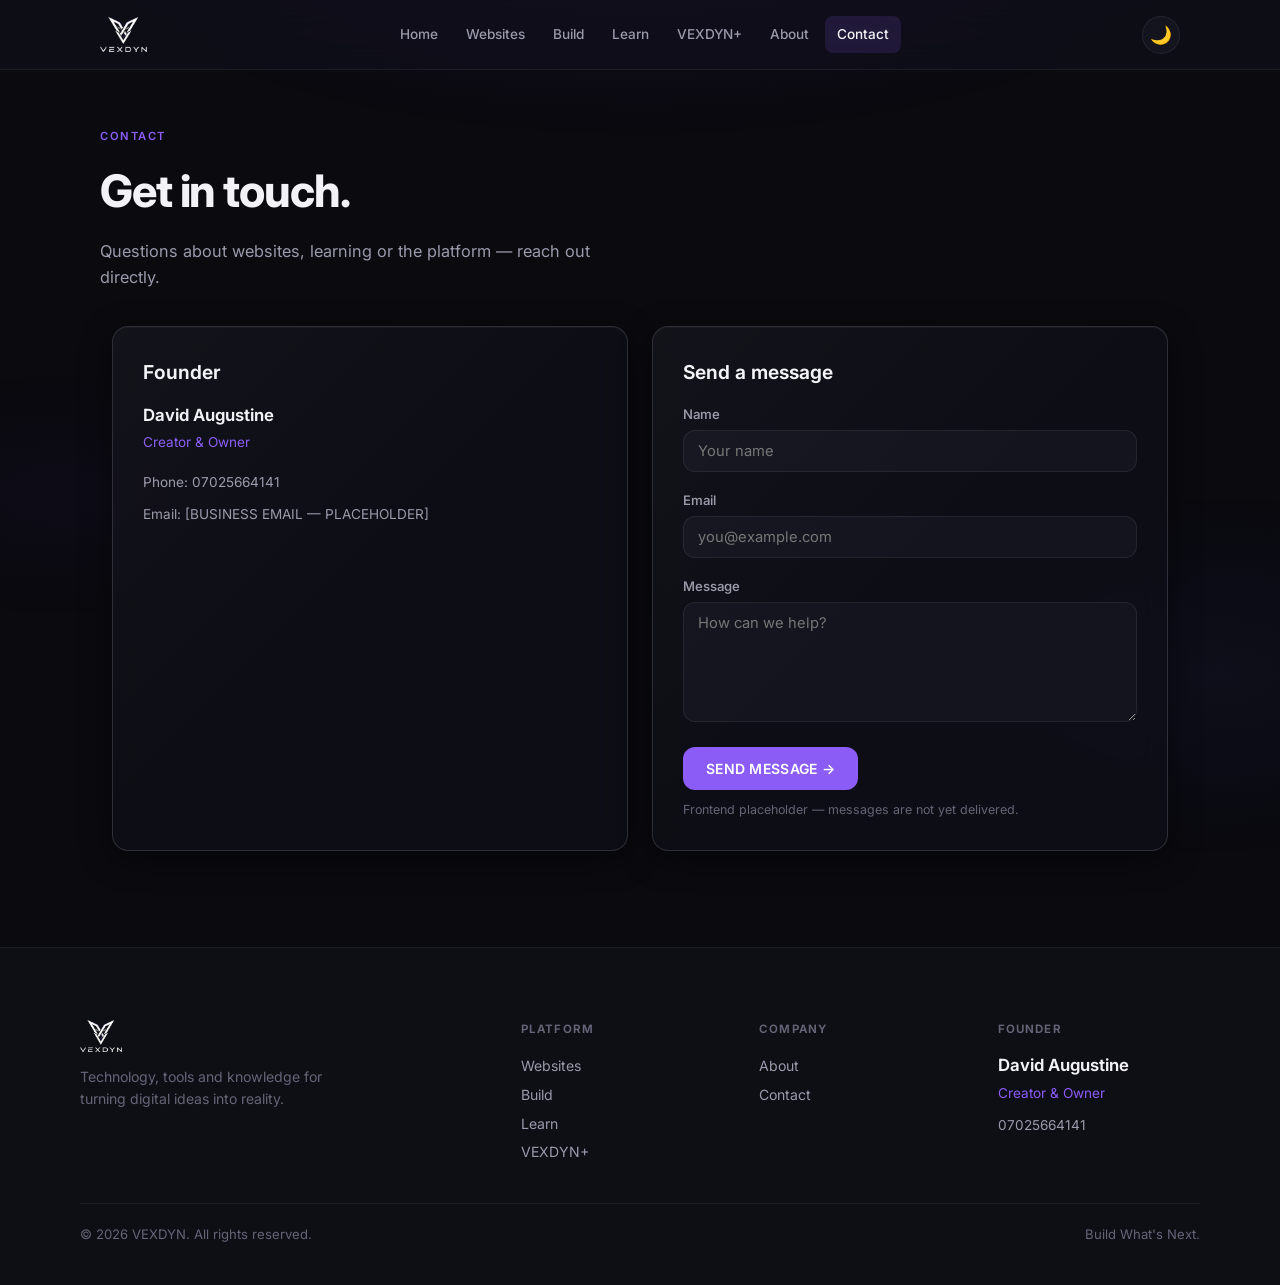
<file: contact.html>
<!DOCTYPE html>
<html lang="en" data-theme="obsidian">
<head>
  <meta charset="UTF-8" />
  <meta name="viewport" content="width=device-width, initial-scale=1.0" />
  <title>Contact — VEXDYN</title>
  <link rel="preconnect" href="https://fonts.googleapis.com" />
  <link rel="preconnect" href="https://fonts.gstatic.com" crossorigin />
  <link href="https://fonts.googleapis.com/css2?family=Inter:wght@400;500;600;700;800&display=swap" rel="stylesheet" />
  <link rel="stylesheet" href="style.css" />
</head>
<body>

  <header class="site-header">
    <div class="header-inner">
      <a href="index.html" class="logo-link" aria-label="VEXDYN Home">
        <img src="vexdyn-logo-wordmark-alpha.png" alt="VEXDYN" class="logo-swap" height="36" />
      </a>
      <nav class="nav-desktop" aria-label="Main">
        <a href="index.html">Home</a>
        <a href="websites.html">Websites</a>
        <a href="build.html">Build</a>
        <a href="learn.html">Learn</a>
        <a href="plus.html">VEXDYN+</a>
        <a href="about.html">About</a>
        <a href="contact.html" class="active">Contact</a>
      </nav>
      <div class="header-actions">
        <div class="theme-wrap">
          <button class="theme-btn" id="themeBtn" aria-label="Change theme">🌙</button>
          <div class="theme-panel" id="themePanel">
            <button class="theme-option active" data-theme="obsidian">🌙 Obsidian</button>
            <button class="theme-option" data-theme="aurora">☀️ Aurora</button>
            <button class="theme-option" data-theme="ice">❄️ Ice</button>
          </div>
        </div>
        <button class="menu-toggle" id="menuToggle" aria-label="Open menu"><span></span><span></span><span></span></button>
      </div>
    </div>
  </header>
  <nav class="nav-mobile" id="navMobile">
    <a href="index.html">Home</a>
    <a href="websites.html">Websites</a>
    <a href="build.html">Build</a>
    <a href="learn.html">Learn</a>
    <a href="plus.html">VEXDYN+</a>
    <a href="about.html">About</a>
    <a href="contact.html" class="active">Contact</a>
  </nav>

  <main class="main">
    <div class="page-hero reveal">
      <span class="section-label">Contact</span>
      <h1>Get in touch.</h1>
      <p>Questions about websites, learning or the platform — reach out directly.</p>
    </div>
    <section class="section" style="padding-top:0">
      <div class="grid-2">
        <article class="v-card reveal">
          <h2 class="v-card-title">Founder</h2>
          <div class="founder-card" style="margin-top:14px">
            <span class="founder-name">David Augustine</span>
            <span class="founder-title">Creator & Owner</span>
            <span class="founder-contact" style="margin-top:14px">Phone: 07025664141</span>
            <span class="founder-contact">Email: [BUSINESS EMAIL — PLACEHOLDER]</span>
          </div>
        </article>
        <article class="v-card reveal reveal-delay-1">
          <h2 class="v-card-title" style="margin-bottom:16px">Send a message</h2>
          <form onsubmit="event.preventDefault();document.getElementById('contactMsg').style.display='block'">
            <div class="form-group">
              <label for="cname">Name</label>
              <input type="text" id="cname" required placeholder="Your name" />
            </div>
            <div class="form-group">
              <label for="cemail">Email</label>
              <input type="email" id="cemail" required placeholder="you@example.com" />
            </div>
            <div class="form-group">
              <label for="cmsg">Message</label>
              <textarea id="cmsg" required placeholder="How can we help?"></textarea>
            </div>
            <button type="submit" class="btn btn-primary">SEND MESSAGE →</button>
            <p class="form-note">Frontend placeholder — messages are not yet delivered.</p>
            <p id="contactMsg" class="placeholder-notice" style="display:none;margin-top:10px">Message recorded locally. Delivery system coming soon.</p>
          </form>
        </article>
      </div>
    </section>
  </main>

  <footer class="site-footer">
    <div class="footer-inner">
      <div class="footer-brand">
        <img src="vexdyn-logo-wordmark-alpha.png" alt="VEXDYN" class="logo-swap" height="32" />
        <p>Technology, tools and knowledge for turning digital ideas into reality.</p>
      </div>
      <div class="footer-col">
        <h4>Platform</h4>
        <a href="websites.html">Websites</a>
        <a href="build.html">Build</a>
        <a href="learn.html">Learn</a>
        <a href="plus.html">VEXDYN+</a>
      </div>
      <div class="footer-col">
        <h4>Company</h4>
        <a href="about.html">About</a>
        <a href="contact.html">Contact</a>
      </div>
      <div class="footer-col">
        <h4>Founder</h4>
        <div class="founder-card">
          <span class="founder-name">David Augustine</span>
          <span class="founder-title">Creator & Owner</span>
          <span class="founder-contact">07025664141</span>
        </div>
      </div>
    </div>
    <div class="footer-bottom">
      <span>© 2026 VEXDYN. All rights reserved.</span>
      <span>Build What's Next.</span>
    </div>
  </footer>
<script src="script.js"></script>
</body>
</html>
</file>
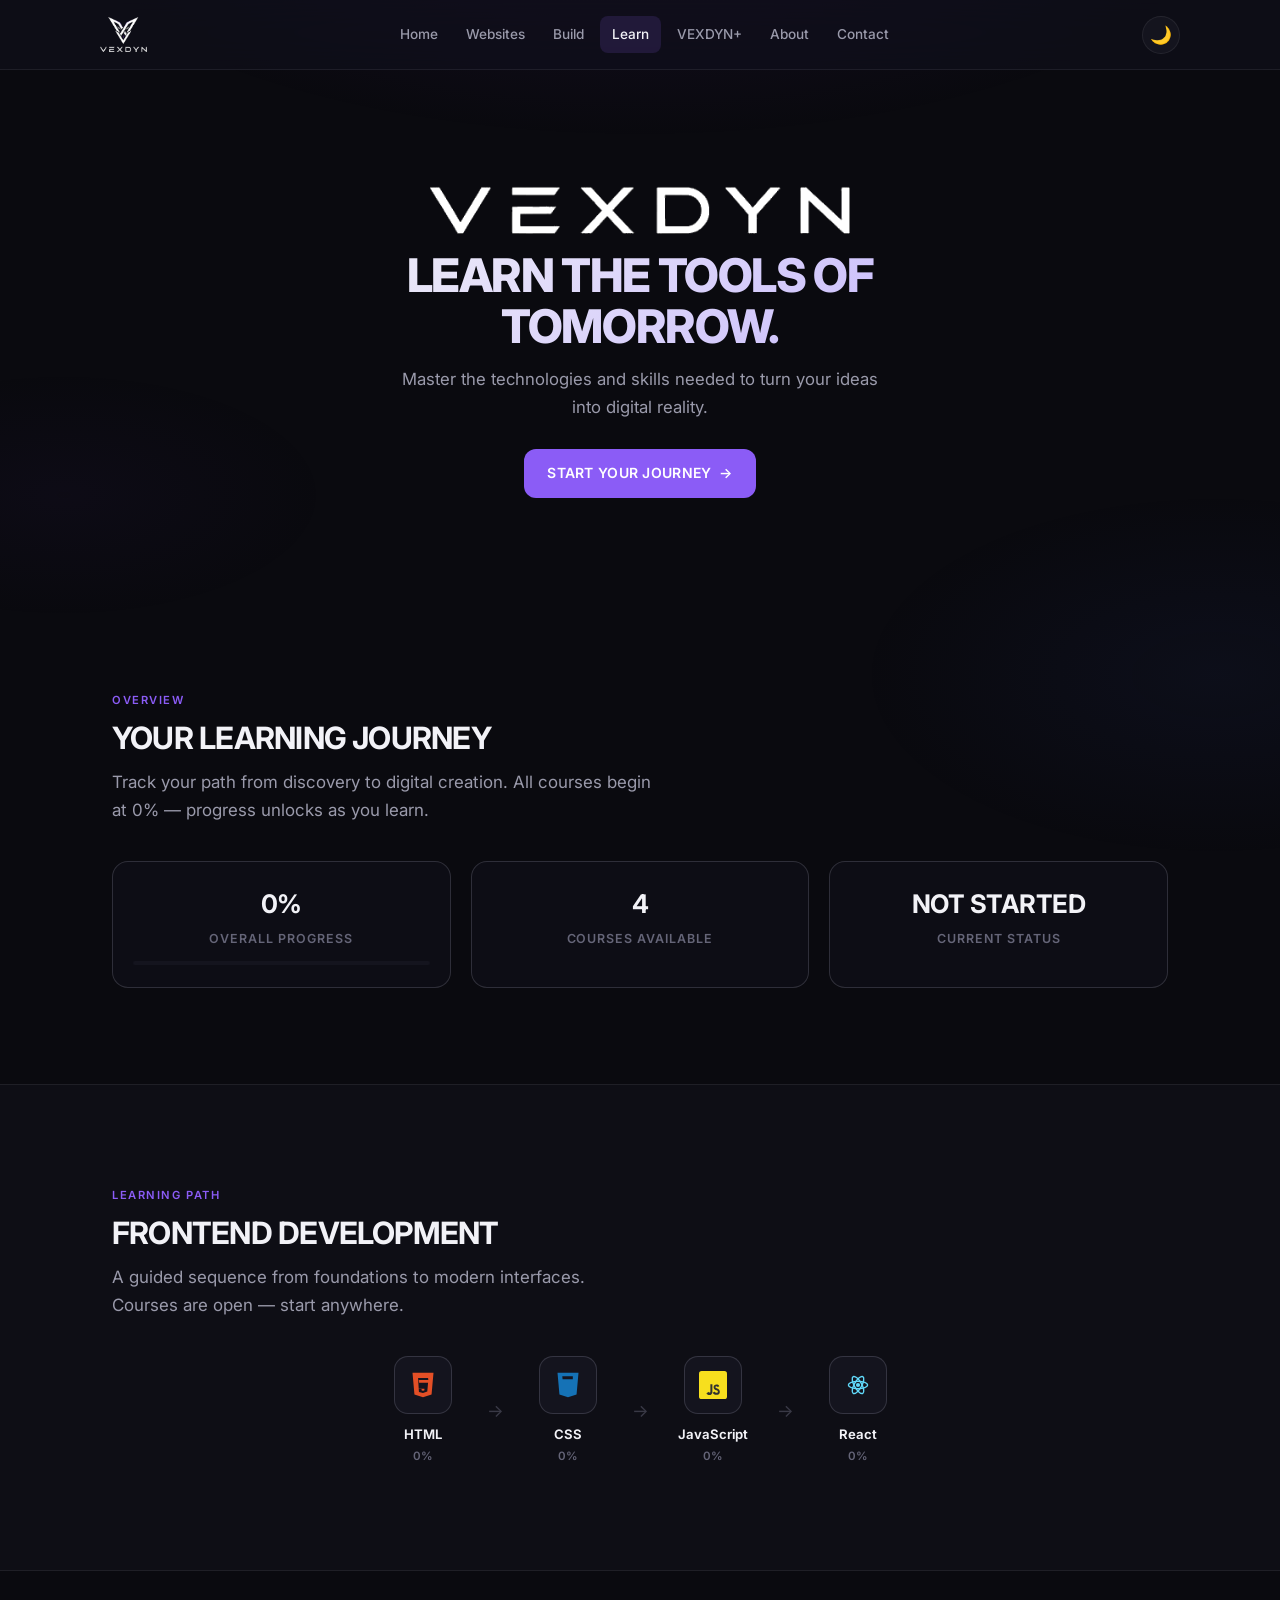
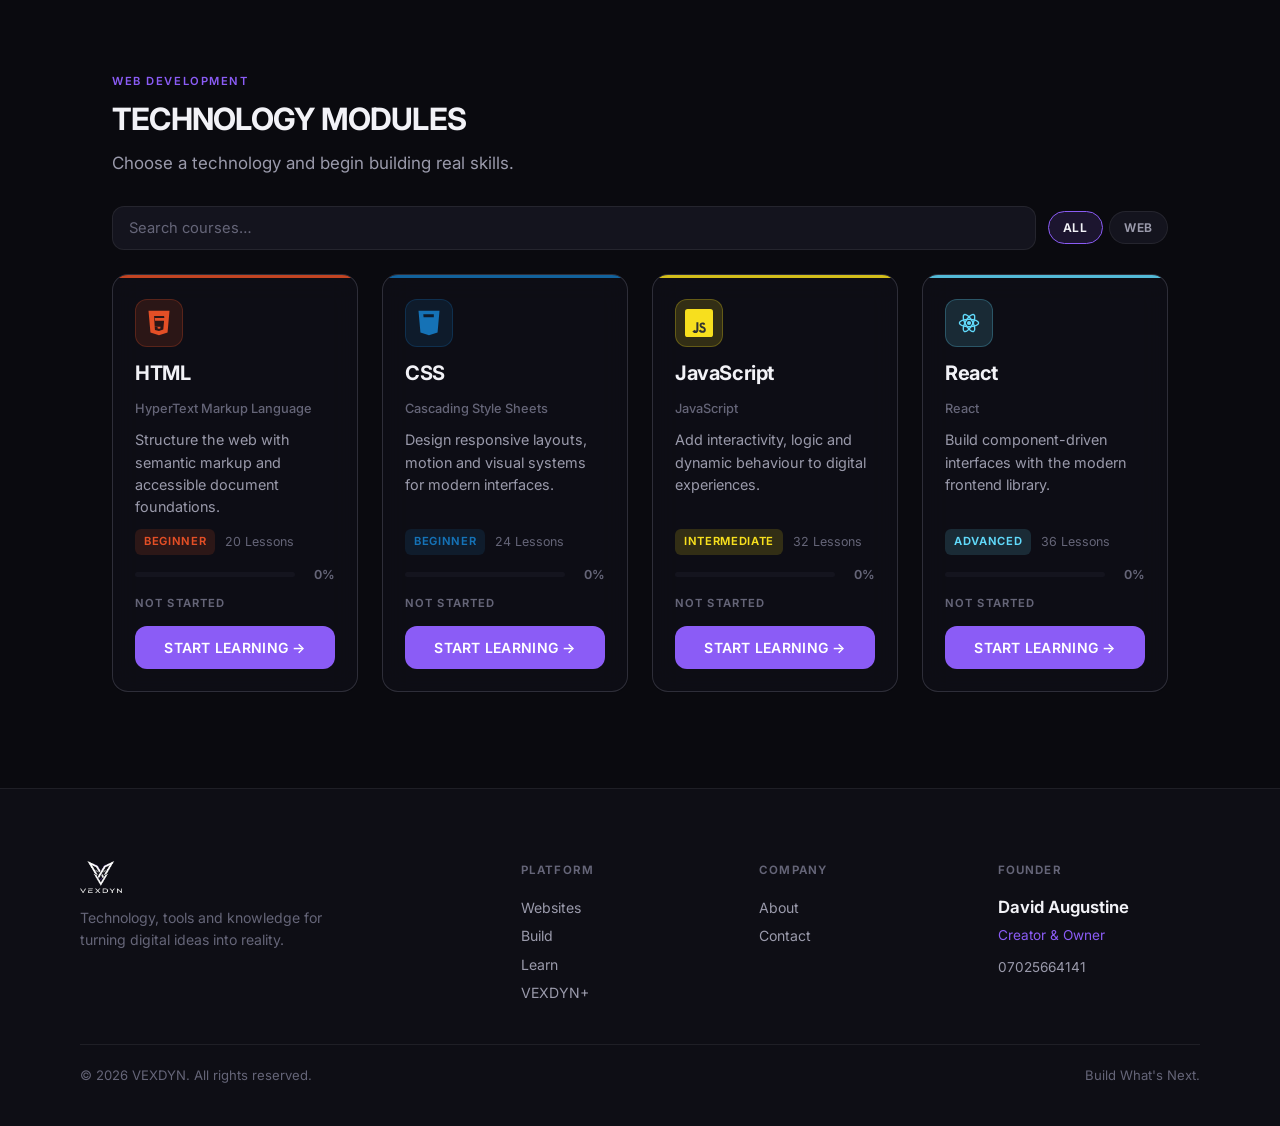
<file: learn.html>
<!DOCTYPE html>
<html lang="en" data-theme="obsidian">
<head>
  <meta charset="UTF-8" />
  <meta name="viewport" content="width=device-width, initial-scale=1.0" />
  <meta name="description" content="VEXDYN Learn — Master the technologies and skills needed to turn your ideas into digital reality." />
  <title>VEXDYN Learn — Learn the Tools of Tomorrow</title>
  <link rel="preconnect" href="https://fonts.googleapis.com" />
  <link rel="preconnect" href="https://fonts.gstatic.com" crossorigin />
  <link href="https://fonts.googleapis.com/css2?family=Inter:wght@400;500;600;700;800&display=swap" rel="stylesheet" />
  <link rel="stylesheet" href="style.css" />
  </head>
<body>
<header class="site-header">
    <div class="header-inner">
      <a href="index.html" class="logo-link" aria-label="VEXDYN Home">
        <img src="vexdyn-logo-wordmark-alpha.png" alt="VEXDYN" class="logo-swap" height="36" />
      </a>
      <nav class="nav-desktop" aria-label="Main">
        <a href="index.html">Home</a>
        <a href="websites.html">Websites</a>
        <a href="build.html">Build</a>
        <a href="learn.html" class="active">Learn</a>
        <a href="plus.html">VEXDYN+</a>
        <a href="about.html">About</a>
        <a href="contact.html">Contact</a>
      </nav>
      <div class="header-actions">
        <div class="theme-wrap">
          <button class="theme-btn" id="themeBtn" aria-label="Change theme">🌙</button>
          <div class="theme-panel" id="themePanel">
            <button class="theme-option active" data-theme="obsidian">🌙 Obsidian</button>
            <button class="theme-option" data-theme="ice">❄️ Ice</button>
          </div>
        </div>
        <button class="menu-toggle" id="menuToggle" aria-label="Open menu"><span></span><span></span><span></span></button>
      </div>
    </div>
  </header>
  <nav class="nav-mobile" id="navMobile">
    <a href="index.html">Home</a>
    <a href="websites.html">Websites</a>
    <a href="build.html">Build</a>
    <a href="learn.html" class="active">Learn</a>
    <a href="plus.html">VEXDYN+</a>
    <a href="about.html">About</a>
    <a href="contact.html">Contact</a>
  </nav>

  <main class="main">
    <div id="learnCatalog">
    <section class="learn-hero">
      <div class="learn-hero-inner reveal">
        <img src="vexdyn-wordmark-true-transparent.png" alt="VEXDYN" class="learn-hero-wordmark" style="background:transparent;border:none;box-shadow:none;" />
        <h1 class="learn-hero-title">LEARN THE TOOLS OF TOMORROW.</h1>
        <p class="learn-hero-sub">Master the technologies and skills needed to turn your ideas into digital reality.</p>
        <a href="#courses" class="btn btn-primary">START YOUR JOURNEY <span class="arrow">→</span></a>
      </div>
    </section>

    <section class="section learn-overview" id="journey">
      <div class="reveal">
        <span class="section-label">Overview</span>
        <h2 class="section-title">YOUR LEARNING JOURNEY</h2>
        <p class="section-sub">Track your path from discovery to digital creation. All courses begin at 0% — progress unlocks as you learn.</p>
      </div>
      <div class="journey-stats reveal reveal-delay-1">
        <div class="journey-stat">
          <div class="journey-stat-value" id="journeyProgress">0%</div>
          <div class="journey-stat-label">Overall Progress</div>
          <div class="journey-bar"><div class="journey-bar-fill" id="journeyBarFill" style="width:0%"></div></div>
        </div>
        <div class="journey-stat">
          <div class="journey-stat-value" id="journeyCourses">0</div>
          <div class="journey-stat-label">Courses Available</div>
        </div>
        <div class="journey-stat">
          <div class="journey-stat-value" id="journeyStatus">NOT STARTED</div>
          <div class="journey-stat-label">Current Status</div>
        </div>
      </div>
    </section>

    <section class="section-full band learn-path-section">
      <div class="section" style="padding-top:0;padding-bottom:0">
        <div class="reveal">
          <span class="section-label">Learning Path</span>
          <h2 class="section-title">FRONTEND DEVELOPMENT</h2>
          <p class="section-sub">A guided sequence from foundations to modern interfaces. Courses are open — start anywhere.</p>
        </div>
        <div class="path-track reveal reveal-delay-1" id="pathTrack"></div>
      </div>
    </section>

    <section class="section" id="courses">
      <div class="reveal">
        <span class="section-label">Web Development</span>
        <h2 class="section-title">TECHNOLOGY MODULES</h2>
        <p class="section-sub">Choose a technology and begin building real skills.</p>
      </div>
      <div class="course-toolbar reveal reveal-delay-1">
        <input type="search" id="courseSearch" class="course-search" placeholder="Search courses…" autocomplete="off" enterkeyhint="search" aria-label="Search courses" />
        <div class="course-filters" role="group" aria-label="Filter courses">
          <button type="button" class="course-filter active" data-course-filter="all">ALL</button>
          <button type="button" class="course-filter" data-course-filter="web">WEB</button>
        </div>
      </div>
      <p id="courseNotice" class="course-notice" hidden></p>
      <p id="courseEmpty" class="course-empty" hidden>No courses match your search.</p>
      <div class="course-grid" id="courseGrid"></div>
    </section>
    </div><!-- /learnCatalog -->

    <!-- HTML COURSE VIEW -->
    <div id="htmlCourseView" class="course-view" hidden>
      <section class="section course-view-header">
        <button type="button" class="btn btn-secondary course-back" data-back-catalog>← All Courses</button>
        <div class="course-view-brand">
          <div class="course-view-logo-row">
            <span class="course-view-logo" aria-hidden="true"><svg viewBox="0 0 32 32" width="40" height="40"><path fill="#E34F26" d="M4 2l2.2 24.8L16 30l9.8-3.2L28 2H4zm17.5 8.2H12l.3 3.2h8.9l-.9 10.2L16 25.2l-4.3-1.2-.3-3.3h3.1l.1 1.5 1.4.4 1.4-.4.2-2.1H11.5l-.6-7.3h12.1l-.5 2.6z"/></svg></span>
            <span class="course-view-tech" style="color:#e34f26">HTML</span>
          </div>
          <h1 class="course-view-title">HTML Foundation</h1>
          <p class="course-view-sub">20 lessons · Structure the web with semantic markup</p>
        </div>
        <div class="course-view-progress">
          <div class="course-view-pct" id="htmlCoursePct">0%</div>
          <div class="course-progress-bar course-view-bar"><div class="course-progress-fill" id="htmlCourseBar" style="width:0%;background:#e34f26"></div></div>
          <div class="course-view-status" id="htmlCourseStatus">NOT STARTED</div>
        </div>
        <div id="htmlCompleteBanner" class="course-complete-banner" hidden>
          HTML FOUNDATION COMPLETE · 100%
        </div>
      </section>
      <section class="section" style="padding-top:0">
        <h2 class="section-title" style="font-size:1.25rem;margin-bottom:18px">Lessons</h2>
        <div class="lesson-list" id="htmlLessonList"></div>
      </section>
    </div>

    <!-- HTML LESSON VIEW -->
    <div id="htmlLessonView" class="lesson-view" hidden>
      <section class="section lesson-view-inner">
        <button type="button" class="btn btn-secondary course-back" data-back-course>← Lesson List</button>
        <div class="lesson-header">
          <span class="lesson-num" id="lessonNum">LESSON 01</span>
          <h1 class="lesson-title" id="lessonTitle"></h1>
          <p class="lesson-mission" id="lessonMission"></p>
        </div>
        <div class="lesson-block">
          <h3 class="lesson-block-title">Definitions</h3>
          <div id="lessonDefs"></div>
        </div>
        <div class="lesson-block">
          <h3 class="lesson-block-title">Example</h3>
          <pre class="lesson-code"><code id="lessonExample"></code></pre>
        </div>
        <div class="lesson-block">
          <h3 class="lesson-block-title">Challenge</h3>
          <p class="lesson-challenge" id="lessonChallenge"></p>
        </div>
        <div class="lesson-actions">
          <button type="button" class="btn btn-secondary" id="lessonPrevBtn" data-goto="0">← Previous</button>
          <button type="button" class="btn btn-primary" id="lessonCompleteBtn">MARK COMPLETE →</button>
          <button type="button" class="btn btn-secondary" id="lessonNextBtn" data-goto="0">Next →</button>
        </div>
      </section>
    </div>

  
    <!-- CSS COURSE VIEW -->
    <div id="cssCourseView" class="course-view" hidden>
      <section class="section course-view-header">
        <button type="button" class="btn btn-secondary course-back" data-css-back-catalog>← All Courses</button>
        <div class="course-view-brand">
          <div class="course-view-logo-row">
            <span class="course-view-logo" aria-hidden="true"><svg viewBox="0 0 32 32" width="40" height="40"><path fill="#1572B6" d="M4 2l2.2 24.8L16 30l9.8-3.2L28 2H4zm17.4 8.1l-.4 4.2H12.1l.2 2.5h8.7l-.5 5.4L16 24.1l-4.5-1.2-.3-3.2h-3.2l.5 6.1L16 28l7.5-2.1 1-11.8H12.6l-.2-2.3h11.5l.5-1.7z"/></svg></span>
            <span class="course-view-tech" style="color:#1572b6">CSS</span>
          </div>
          <h1 class="course-view-title">CSS Design System</h1>
          <p class="course-view-sub">24 lessons · Transform structure into visual experience</p>
        </div>
        <div class="course-view-progress">
          <div class="course-view-pct" id="cssCoursePct">0%</div>
          <div class="course-progress-bar course-view-bar"><div class="course-progress-fill" id="cssCourseBar" style="width:0%;background:#1572b6"></div></div>
          <div class="course-view-status" id="cssCourseStatus">NOT STARTED</div>
        </div>
        <div id="cssCompleteBanner" class="course-complete-banner" style="background:rgba(21,114,182,0.12);border-color:rgba(21,114,182,0.35);color:#1572b6" hidden>
          CSS SYSTEM INITIALIZED · 100%
          <span style="display:block;font-weight:500;margin-top:4px;font-size:0.85rem;opacity:0.9">You can now transform structure into visual experiences. Next system: JAVASCRIPT</span>
        </div>
      </section>
      <section class="section" style="padding-top:0">
        <h2 class="section-title" style="font-size:1.25rem;margin-bottom:18px">Lessons</h2>
        <div class="lesson-list" id="cssLessonList"></div>
      </section>
    </div>

    <!-- CSS LESSON VIEW -->
    <div id="cssLessonView" class="lesson-view" hidden>
      <section class="section lesson-view-inner">
        <button type="button" class="btn btn-secondary course-back" data-css-back-course>← Lesson List</button>
        <div class="lesson-header">
          <span class="lesson-num" id="cssLessonNum" style="color:#1572b6">LESSON 01</span>
          <h1 class="lesson-title" id="cssLessonTitle"></h1>
          <p class="lesson-mission" id="cssLessonMission"></p>
        </div>
        <div class="lesson-block">
          <h3 class="lesson-block-title">Definitions</h3>
          <div id="cssLessonDefs"></div>
        </div>
        <div class="lesson-block">
          <h3 class="lesson-block-title">How It Works</h3>
          <p class="lesson-challenge" id="cssLessonExplanation" style="background:var(--bg-elevated);border-color:var(--border)"></p>
        </div>
        <div class="lesson-block">
          <div style="display:flex;align-items:center;justify-content:space-between;gap:12px;margin-bottom:12px">
            <h3 class="lesson-block-title" style="margin:0" id="cssExampleTitle">Example</h3>
            <button type="button" class="btn btn-secondary" id="cssCopyBtn" style="padding:6px 12px;font-size:0.72rem;letter-spacing:0.06em">COPY</button>
          </div>
          <pre class="lesson-code"><code id="cssLessonExample"></code></pre>
        </div>
        <div class="lesson-block">
          <h3 class="lesson-block-title">Breakdown</h3>
          <p class="lesson-challenge" id="cssLessonBreakdown" style="background:var(--bg-elevated);border-color:var(--border);white-space:pre-line"></p>
        </div>
        <div class="lesson-block">
          <h3 class="lesson-block-title">VEXDYN Application</h3>
          <p class="lesson-challenge" id="cssLessonApplication" style="background:rgba(21,114,182,0.08);border-color:rgba(21,114,182,0.22)"></p>
        </div>
        <div class="lesson-block">
          <h3 class="lesson-block-title">Challenge</h3>
          <p class="lesson-challenge" id="cssLessonChallenge"></p>
        </div>
        <div class="lesson-actions">
          <button type="button" class="btn btn-secondary" id="cssLessonPrevBtn" data-css-goto="0">← Previous</button>
          <button type="button" class="btn btn-primary" id="cssLessonCompleteBtn">MARK LESSON COMPLETE</button>
          <button type="button" class="btn btn-secondary" id="cssLessonNextBtn" data-css-goto="0">Next →</button>
        </div>
      </section>
    </div>


    <!-- JAVASCRIPT COURSE VIEW -->
    <div id="jsCourseView" class="course-view" hidden>
      <section class="section course-view-header">
        <button type="button" class="btn btn-secondary course-back" data-js-back-catalog>← All Courses</button>
        <div class="course-view-brand">
          <div class="course-view-logo-row">
            <span class="course-view-logo course-logo-js" aria-hidden="true"><svg viewBox="0 0 32 32" width="40" height="40"><rect width="32" height="32" rx="3" fill="#F7DF1E"/><path fill="#323330" d="M18.2 23.6c.4.7.8 1.3 1.8 1.3 1 0 1.6-.5 1.6-1.2 0-.8-.6-1.1-1.6-1.6l-.6-.2c-1.6-.7-2.7-1.6-2.7-3.4 0-1.7 1.3-3 3.3-3 1.4 0 2.5.5 3.2 1.8l-1.8 1.1c-.4-.7-.8-1-1.5-1-.7 0-1.1.4-1.1 1 0 .7.4 1 1.4 1.4l.6.3c1.9.8 3 1.8 3 3.8 0 2.1-1.7 3.3-3.9 3.3-2.2 0-3.6-1-4.3-2.4l1.9-1.1zm-7.4.2c.3.5.6.9 1.2.9.6 0 1-.2 1-.8V15h2.3v8.9c0 2.4-1.4 3.5-3.4 3.5-1.8 0-2.9-.9-3.4-2.1l1.9-1.1z"/></svg></span>
            <span class="course-view-tech" style="color:#f7df1e">JAVASCRIPT</span>
          </div>
          <h1 class="course-view-title">JavaScript — Power the Experience</h1>
          <p class="course-view-sub">32 lessons · Turn interfaces into interactive systems</p>
        </div>
        <div class="course-view-progress">
          <div class="course-view-pct" id="jsCoursePct">0%</div>
          <div class="course-progress-bar course-view-bar"><div class="course-progress-fill" id="jsCourseBar" style="width:0%;background:#f7df1e"></div></div>
          <div class="course-view-status" id="jsCourseStatus">NOT STARTED</div>
        </div>
        <div id="jsCompleteBanner" class="course-complete-banner" style="background:rgba(247,223,30,0.12);border-color:rgba(247,223,30,0.4);color:#c4a000" hidden>
          JAVASCRIPT SYSTEM INITIALIZED · 100%
          <span style="display:block;font-weight:500;margin-top:4px;font-size:0.85rem;opacity:0.9">You have learned how to turn interfaces into interactive systems. Next system: REACT</span>
        </div>
      </section>
      <section class="section" style="padding-top:0">
        <h2 class="section-title" style="font-size:1.25rem;margin-bottom:18px">Lessons</h2>
        <div class="lesson-list" id="jsLessonList"></div>
      </section>
    </div>

    <!-- JAVASCRIPT LESSON VIEW -->
    <div id="jsLessonView" class="lesson-view" hidden>
      <section class="section lesson-view-inner">
        <button type="button" class="btn btn-secondary course-back" data-js-back-course>← Lesson List</button>
        <div class="lesson-header">
          <span class="lesson-num" id="jsLessonNum" style="color:#f7df1e">LESSON 01</span>
          <h1 class="lesson-title" id="jsLessonTitle"></h1>
          <p class="lesson-mission" id="jsLessonMission"></p>
        </div>
        <div class="lesson-block">
          <h3 class="lesson-block-title">Definitions</h3>
          <div id="jsLessonDefs"></div>
        </div>
        <div class="lesson-block">
          <h3 class="lesson-block-title">How It Works</h3>
          <p class="lesson-challenge" id="jsLessonExplanation" style="background:var(--bg-elevated);border-color:var(--border)"></p>
        </div>
        <div class="lesson-block">
          <div style="display:flex;align-items:center;justify-content:space-between;gap:12px;margin-bottom:12px">
            <h3 class="lesson-block-title" style="margin:0">JS / Example</h3>
            <button type="button" class="btn btn-secondary" id="jsCopyBtn" style="padding:6px 12px;font-size:0.72rem;letter-spacing:0.06em">COPY</button>
          </div>
          <pre class="lesson-code js-code"><code id="jsLessonExample"></code></pre>
        </div>
        <div class="lesson-block">
          <h3 class="lesson-block-title">Breakdown</h3>
          <p class="lesson-challenge" id="jsLessonBreakdown" style="background:var(--bg-elevated);border-color:var(--border);white-space:pre-line"></p>
        </div>
        <div class="lesson-block">
          <h3 class="lesson-block-title">VEXDYN Application</h3>
          <p class="lesson-challenge" id="jsLessonApplication" style="background:rgba(247,223,30,0.08);border-color:rgba(247,223,30,0.25)"></p>
        </div>
        <div class="lesson-block">
          <h3 class="lesson-block-title">Challenge</h3>
          <p class="lesson-challenge" id="jsLessonChallenge"></p>
        </div>
        <div class="lesson-actions">
          <button type="button" class="btn btn-secondary" id="jsLessonPrevBtn" data-js-goto="0">← Previous</button>
          <button type="button" class="btn btn-primary" id="jsLessonCompleteBtn">MARK LESSON COMPLETE</button>
          <button type="button" class="btn btn-secondary" id="jsLessonNextBtn" data-js-goto="0">Next →</button>
        </div>
      </section>
    </div>


    <!-- REACT COURSE VIEW -->
    <div id="reactCourseView" class="course-view" hidden>
      <section class="section course-view-header">
        <button type="button" class="btn btn-secondary course-back" data-react-back-catalog>← All Courses</button>
        <div class="course-view-brand">
          <div class="course-view-logo-row">
            <span class="course-view-logo course-logo-react" aria-hidden="true"><svg viewBox="0 0 32 32" width="40" height="40"><circle cx="16" cy="16" r="2.4" fill="#61DAFB"/><g fill="none" stroke="#61DAFB" stroke-width="1.6"><ellipse cx="16" cy="16" rx="11" ry="4.2"/><ellipse cx="16" cy="16" rx="11" ry="4.2" transform="rotate(60 16 16)"/><ellipse cx="16" cy="16" rx="11" ry="4.2" transform="rotate(120 16 16)"/></g></svg></span>
            <span class="course-view-tech" style="color:#61DAFB">REACT</span>
          </div>
          <h1 class="course-view-title">React — Build Systems</h1>
          <p class="course-view-sub">36 lessons · From components to production architecture</p>
        </div>
        <div class="course-view-progress">
          <div class="course-view-pct" id="reactCoursePct">0%</div>
          <div class="course-progress-bar course-view-bar"><div class="course-progress-fill" id="reactCourseBar" style="width:0%;background:#61DAFB"></div></div>
          <div class="course-view-status" id="reactCourseStatus">NOT STARTED</div>
        </div>
        <div id="reactCompleteBanner" class="course-complete-banner" style="background:rgba(97,218,251,0.12);border-color:rgba(97,218,251,0.4);color:#149ECA" hidden>
          REACT SYSTEM INITIALIZED · 100%
          <span style="display:block;font-weight:500;margin-top:4px;font-size:0.85rem;opacity:0.9">You didn't just learn to code. You learned to build systems. VEXDYN LEARN COMPLETE.</span>
        </div>
      </section>
      <section class="section" style="padding-top:0">
        <h2 class="section-title" style="font-size:1.25rem;margin-bottom:18px">Lessons</h2>
        <div class="lesson-list" id="reactLessonList"></div>
      </section>
    </div>

    <!-- REACT LESSON VIEW -->
    <div id="reactLessonView" class="lesson-view" hidden>
      <section class="section lesson-view-inner">
        <button type="button" class="btn btn-secondary course-back" data-react-back-course>← Lesson List</button>
        <div class="lesson-header">
          <span class="lesson-num" id="reactLessonNum" style="color:#61DAFB">LESSON 01</span>
          <h1 class="lesson-title" id="reactLessonTitle"></h1>
          <p class="lesson-mission" id="reactLessonMission"></p>
        </div>
        <div class="lesson-block">
          <h3 class="lesson-block-title">Definitions</h3>
          <div id="reactLessonDefs"></div>
        </div>
        <div class="lesson-block">
          <h3 class="lesson-block-title">How It Works</h3>
          <p class="lesson-challenge" id="reactLessonExplanation" style="background:var(--bg-elevated);border-color:var(--border)"></p>
        </div>
        <div class="lesson-block">
          <div style="display:flex;align-items:center;justify-content:space-between;gap:12px;margin-bottom:12px">
            <h3 class="lesson-block-title" style="margin:0">REACT / Example</h3>
            <button type="button" class="btn btn-secondary" id="reactCopyBtn" style="padding:6px 12px;font-size:0.72rem;letter-spacing:0.06em">COPY</button>
          </div>
          <pre class="lesson-code react-code"><code id="reactLessonExample"></code></pre>
        </div>
        <div class="lesson-block">
          <h3 class="lesson-block-title">Breakdown</h3>
          <p class="lesson-challenge" id="reactLessonBreakdown" style="background:var(--bg-elevated);border-color:var(--border);white-space:pre-line"></p>
        </div>
        <div class="lesson-block">
          <h3 class="lesson-block-title">VEXDYN Application</h3>
          <p class="lesson-challenge" id="reactLessonApplication" style="background:rgba(97,218,251,0.08);border-color:rgba(97,218,251,0.25)"></p>
        </div>
        <div class="lesson-block">
          <h3 class="lesson-block-title">Challenge</h3>
          <p class="lesson-challenge" id="reactLessonChallenge"></p>
        </div>
        <div class="lesson-actions">
          <button type="button" class="btn btn-secondary" id="reactLessonPrevBtn" data-react-goto="0">← Previous</button>
          <button type="button" class="btn btn-primary" id="reactLessonCompleteBtn">MARK LESSON COMPLETE</button>
          <button type="button" class="btn btn-secondary" id="reactLessonNextBtn" data-react-goto="0">Next →</button>
        </div>
      </section>
    </div>

</main>

  <footer class="site-footer">
    <div class="footer-inner">
      <div class="footer-brand">
        <img src="vexdyn-logo-wordmark-alpha.png" alt="VEXDYN" class="logo-swap" height="32" />
        <p>Technology, tools and knowledge for turning digital ideas into reality.</p>
      </div>
      <div class="footer-col">
        <h4>Platform</h4>
        <a href="websites.html">Websites</a>
        <a href="build.html">Build</a>
        <a href="learn.html">Learn</a>
        <a href="plus.html">VEXDYN+</a>
      </div>
      <div class="footer-col">
        <h4>Company</h4>
        <a href="about.html">About</a>
        <a href="contact.html">Contact</a>
      </div>
      <div class="footer-col">
        <h4>Founder</h4>
        <div class="founder-card">
          <span class="founder-name">David Augustine</span>
          <span class="founder-title">Creator & Owner</span>
          <span class="founder-contact">07025664141</span>
        </div>
      </div>
    </div>
    <div class="footer-bottom">
      <span>© 2026 VEXDYN. All rights reserved.</span>
      <span>Build What's Next.</span>
    </div>
  </footer>
<script>
(function () {
  function run() {
    if (window.VEXDYN_LEARN && typeof window.VEXDYN_LEARN.animateCatalogProgress === "function") {
      window.VEXDYN_LEARN.animateCatalogProgress();
    }
  }
  if (document.readyState === "loading") {
    document.addEventListener("DOMContentLoaded", function () { setTimeout(run, 250); });
  } else {
    setTimeout(run, 250);
  }
})();
</script>
<script>
(function(){
  var t = document.documentElement.getAttribute("data-theme");
  if (t === "aurora") {
    document.documentElement.setAttribute("data-theme", "obsidian");
    try { localStorage.setItem("vexdyn-theme", "obsidian"); } catch(e) {}
  }
  document.addEventListener("click", function(e){
    var opt = e.target.closest("[data-theme=\"aurora\"]");
    if (opt && opt.classList.contains("theme-option")) {
      e.preventDefault();
      e.stopPropagation();
    }
  }, true);
})();
</script>
<script src="script.js"></script>
  <script src="learn.js"></script>
  <script src="html-course.js"></script>
  <script src="css-course.js"></script>
  <script src="js-course.js"></script>
  <script src="react-course.js"></script>
</body>
</html>
</file>
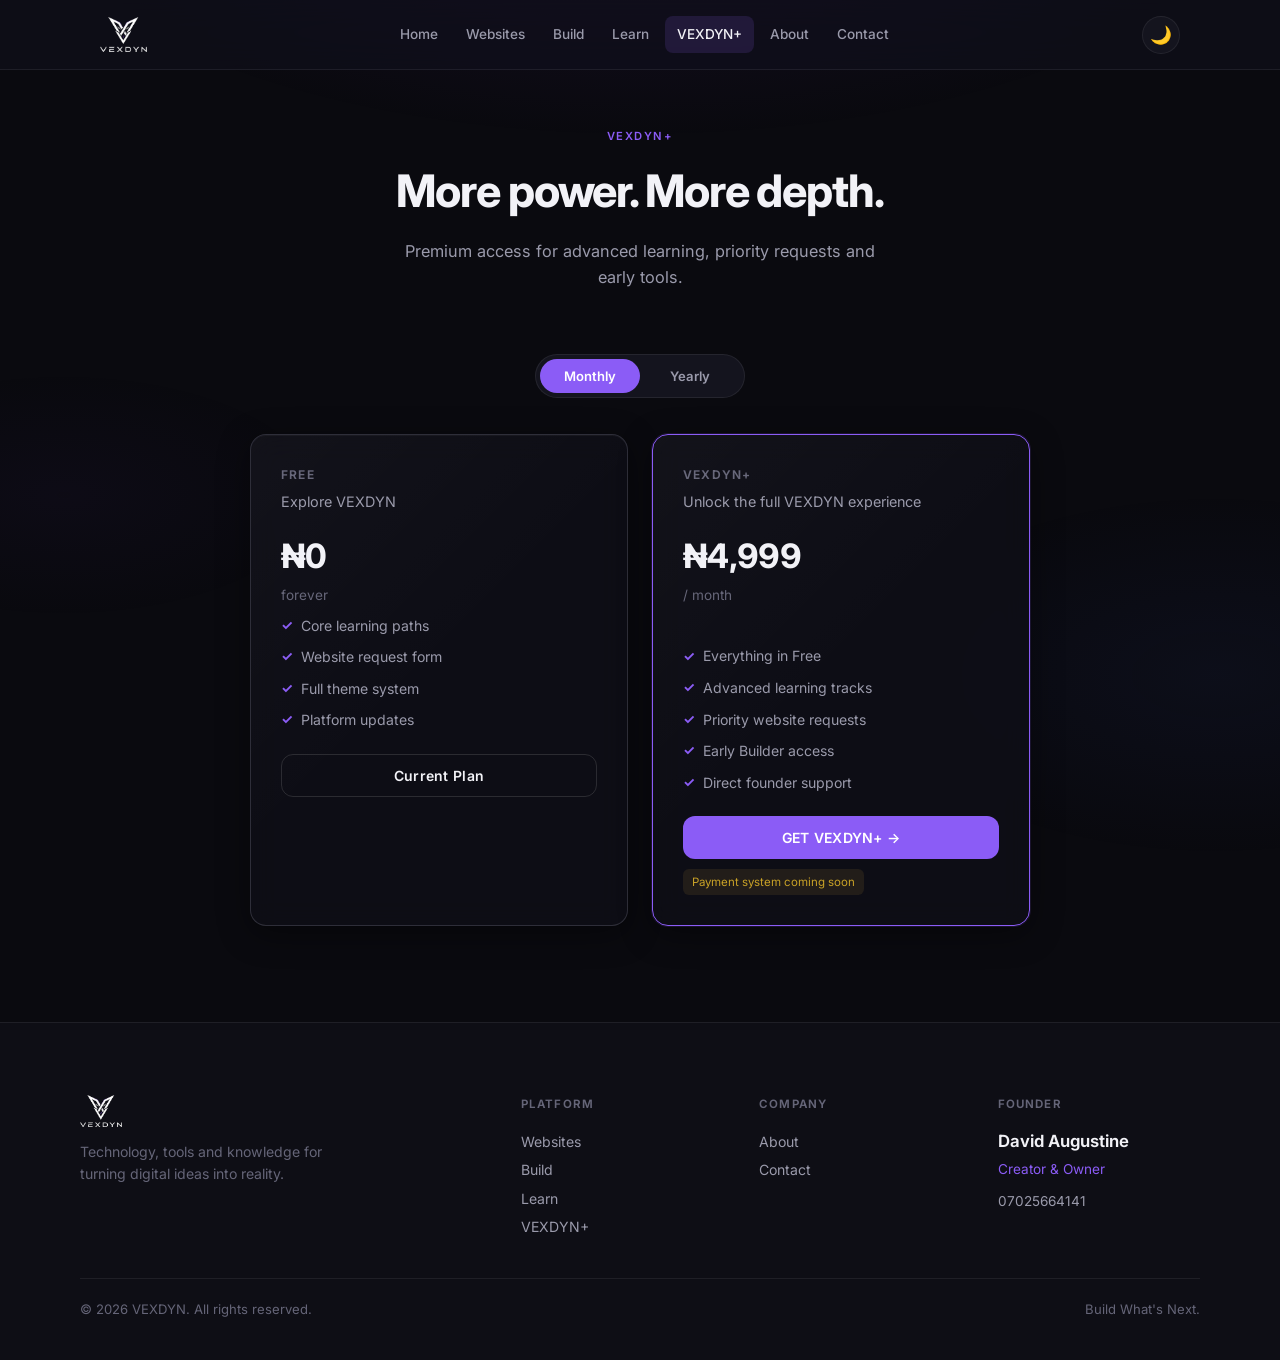
<file: plus.html>
<!DOCTYPE html>
<html lang="en" data-theme="obsidian">
<head>
  <meta charset="UTF-8" />
  <meta name="viewport" content="width=device-width, initial-scale=1.0" />
  <meta name="description" content="VEXDYN+ — premium access." />
  <title>VEXDYN+ — VEXDYN</title>
  <link rel="preconnect" href="https://fonts.googleapis.com" />
  <link rel="preconnect" href="https://fonts.gstatic.com" crossorigin />
  <link href="https://fonts.googleapis.com/css2?family=Inter:wght@400;500;600;700;800&display=swap" rel="stylesheet" />
  <link rel="stylesheet" href="style.css" />
</head>
<body>

  <header class="site-header">
    <div class="header-inner">
      <a href="index.html" class="logo-link" aria-label="VEXDYN Home">
        <img src="vexdyn-logo-wordmark-alpha.png" alt="VEXDYN" class="logo-swap" height="36" />
      </a>
      <nav class="nav-desktop" aria-label="Main">
        <a href="index.html">Home</a>
        <a href="websites.html">Websites</a>
        <a href="build.html">Build</a>
        <a href="learn.html">Learn</a>
        <a href="plus.html" class="active">VEXDYN+</a>
        <a href="about.html">About</a>
        <a href="contact.html">Contact</a>
      </nav>
      <div class="header-actions">
        <div class="theme-wrap">
          <button class="theme-btn" id="themeBtn" aria-label="Change theme">🌙</button>
          <div class="theme-panel" id="themePanel">
            <button class="theme-option active" data-theme="obsidian">🌙 Obsidian</button>
            <button class="theme-option" data-theme="aurora">☀️ Aurora</button>
            <button class="theme-option" data-theme="ice">❄️ Ice</button>
          </div>
        </div>
        <button class="menu-toggle" id="menuToggle" aria-label="Open menu"><span></span><span></span><span></span></button>
      </div>
    </div>
  </header>
  <nav class="nav-mobile" id="navMobile">
    <a href="index.html">Home</a>
    <a href="websites.html">Websites</a>
    <a href="build.html">Build</a>
    <a href="learn.html">Learn</a>
    <a href="plus.html" class="active">VEXDYN+</a>
    <a href="about.html">About</a>
    <a href="contact.html">Contact</a>
  </nav>

  <main class="main">
    <div class="page-hero reveal text-center" style="max-width:var(--max-width);margin:0 auto">
      <span class="section-label">VEXDYN+</span>
      <h1>More power. More depth.</h1>
      <p class="mx-auto">Premium access for advanced learning, priority requests and early tools.</p>
    </div>

    <section class="section" style="padding-top:0">
      <div class="pricing-toggle-wrap">
        <div class="pricing-toggle" id="pricingToggle" role="group">
          <div class="toggle-indicator"></div>
          <button class="toggle-btn active" id="toggleMonthly">Monthly</button>
          <button class="toggle-btn" id="toggleYearly">Yearly</button>
        </div>
      </div>
      <div class="price-cards">
        <article class="v-card price-card reveal">
          <div class="plan-name">Free</div>
          <div class="plan-concept">Explore VEXDYN</div>
          <div class="price-amount">₦0</div>
          <div class="price-period">forever</div>
          <ul class="price-features">
            <li>Core learning paths</li>
            <li>Website request form</li>
            <li>Full theme system</li>
            <li>Platform updates</li>
          </ul>
          <button class="btn btn-secondary btn-block" disabled>Current Plan</button>
        </article>
        <article class="v-card price-card featured reveal reveal-delay-1">
          <div class="plan-name">VEXDYN+</div>
          <div class="plan-concept">Unlock the full VEXDYN experience</div>
          <div class="price-amount" id="plusAmount">₦4,999</div>
          <div class="price-period" id="plusPeriod">/ month</div>
          <div class="price-save" id="plusSave" style="visibility:hidden"></div>
          <ul class="price-features">
            <li>Everything in Free</li>
            <li>Advanced learning tracks</li>
            <li>Priority website requests</li>
            <li>Early Builder access</li>
            <li>Direct founder support</li>
          </ul>
          <button class="btn btn-primary btn-block" onclick="alert('Payment system is a frontend placeholder. Coming soon.')">GET VEXDYN+ →</button>
          <p class="placeholder-notice">Payment system coming soon</p>
        </article>
      </div>
    </section>
  </main>

  <footer class="site-footer">
    <div class="footer-inner">
      <div class="footer-brand">
        <img src="vexdyn-logo-wordmark-alpha.png" alt="VEXDYN" class="logo-swap" height="32" />
        <p>Technology, tools and knowledge for turning digital ideas into reality.</p>
      </div>
      <div class="footer-col">
        <h4>Platform</h4>
        <a href="websites.html">Websites</a>
        <a href="build.html">Build</a>
        <a href="learn.html">Learn</a>
        <a href="plus.html">VEXDYN+</a>
      </div>
      <div class="footer-col">
        <h4>Company</h4>
        <a href="about.html">About</a>
        <a href="contact.html">Contact</a>
      </div>
      <div class="footer-col">
        <h4>Founder</h4>
        <div class="founder-card">
          <span class="founder-name">David Augustine</span>
          <span class="founder-title">Creator & Owner</span>
          <span class="founder-contact">07025664141</span>
        </div>
      </div>
    </div>
    <div class="footer-bottom">
      <span>© 2026 VEXDYN. All rights reserved.</span>
      <span>Build What's Next.</span>
    </div>
  </footer>
<script src="script.js"></script>
</body>
</html>
</file>
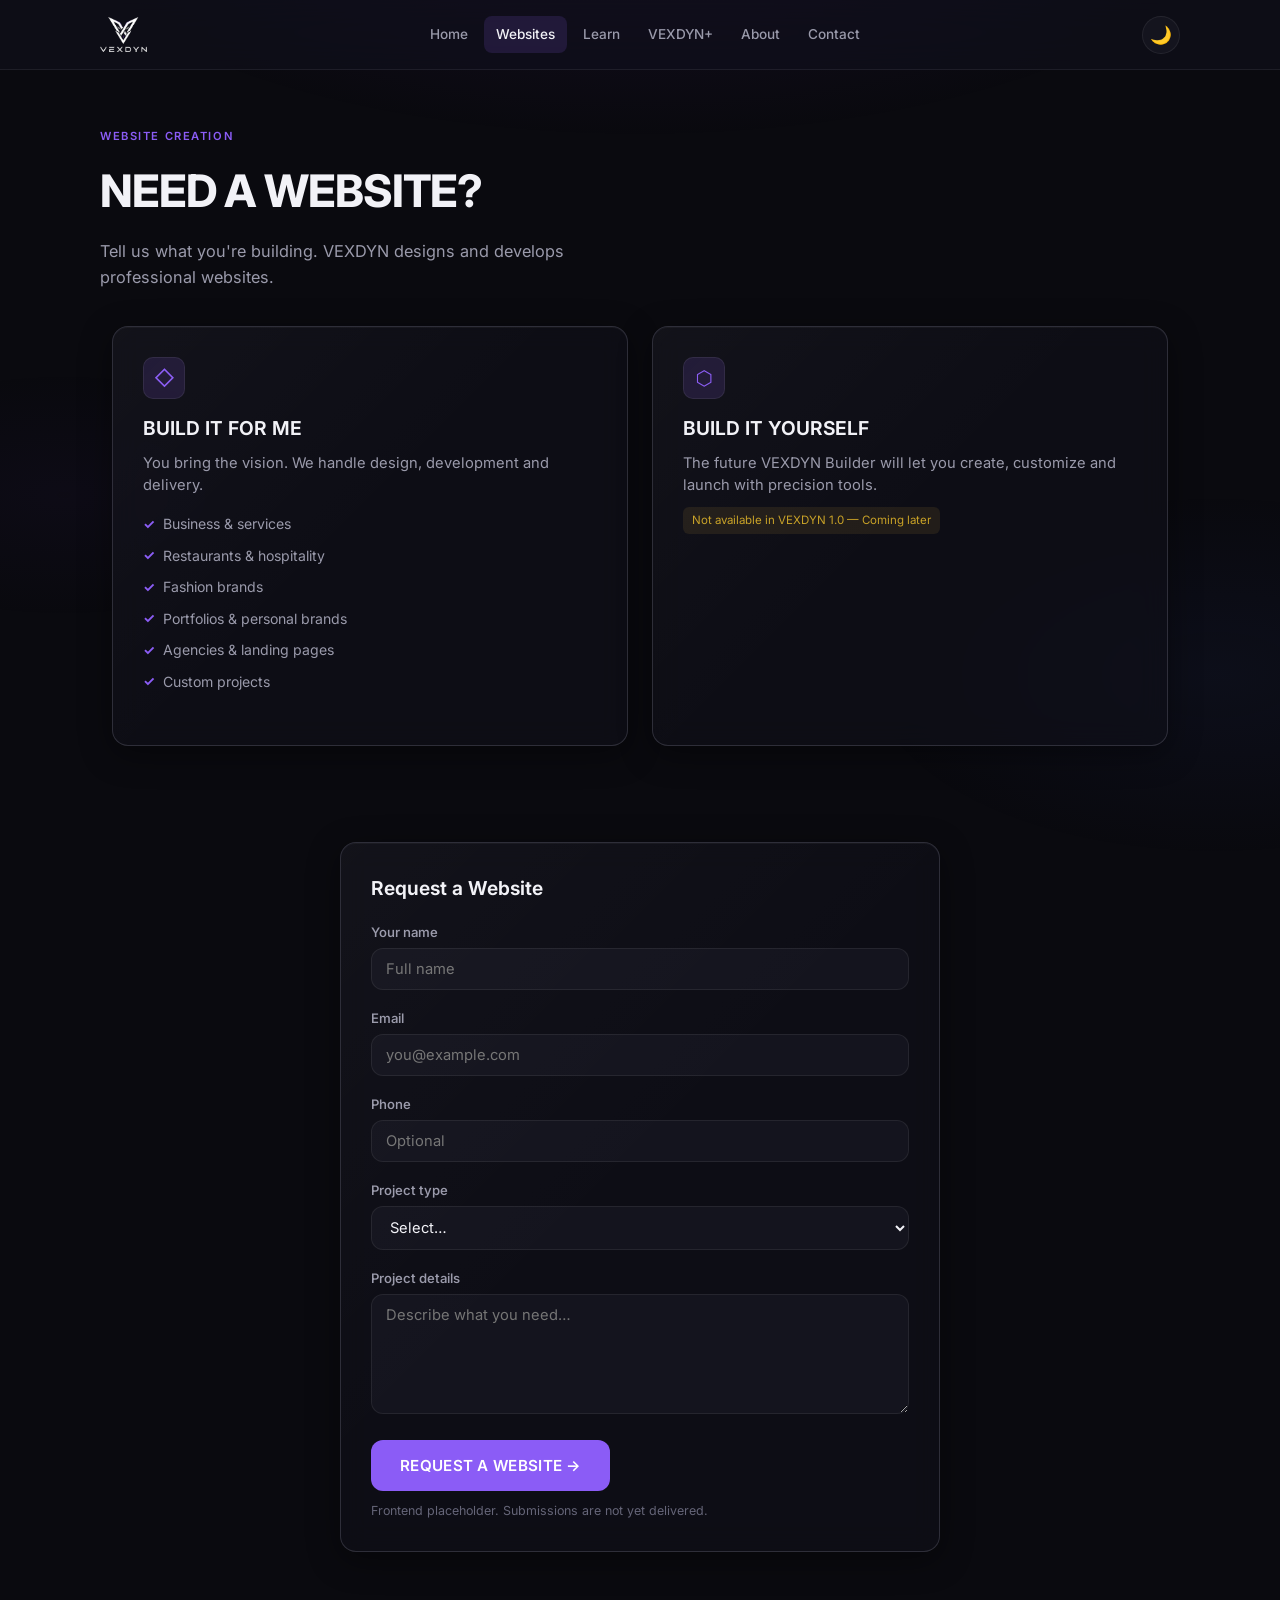
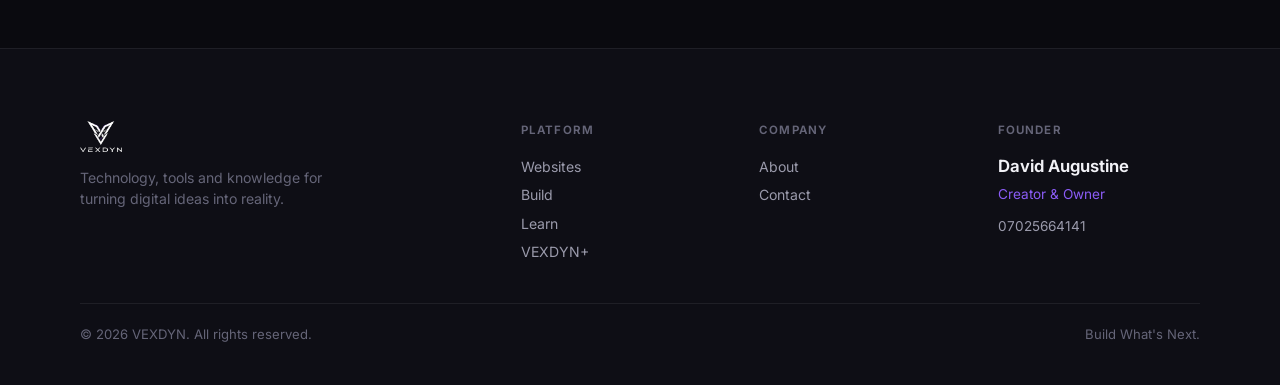
<file: websites.html>
<!DOCTYPE html>
<html lang="en" data-theme="obsidian">
<head>
  <meta charset="UTF-8" />
  <meta name="viewport" content="width=device-width, initial-scale=1.0" />
  <meta name="description" content="Request a professional website from VEXDYN." />
  <title>Websites — VEXDYN</title>
  <link rel="preconnect" href="https://fonts.googleapis.com" />
  <link rel="preconnect" href="https://fonts.gstatic.com" crossorigin />
  <link href="https://fonts.googleapis.com/css2?family=Inter:wght@400;500;600;700;800&display=swap" rel="stylesheet" />
  <link rel="stylesheet" href="style.css" />
</head>
<body>

  <header class="site-header">
    <div class="header-inner">
      <a href="index.html" class="logo-link" aria-label="VEXDYN Home">
        <img src="vexdyn-logo-wordmark-alpha.png" alt="VEXDYN" class="logo-swap" height="36" />
      </a>
      <nav class="nav-desktop" aria-label="Main">
        <a href="index.html">Home</a>
        <a href="websites.html" class="active">Websites</a>
        <a href="learn.html">Learn</a>
        <a href="plus.html">VEXDYN+</a>
        <a href="about.html">About</a>
        <a href="contact.html">Contact</a>
      </nav>
      <div class="header-actions">
        <div class="theme-wrap">
          <button class="theme-btn" id="themeBtn" aria-label="Change theme">🌙</button>
          <div class="theme-panel" id="themePanel">
            <button class="theme-option active" data-theme="obsidian">🌙 Obsidian</button>
            <button class="theme-option" data-theme="aurora">☀️ Aurora</button>
            <button class="theme-option" data-theme="ice">❄️ Ice</button>
          </div>
        </div>
        <button class="menu-toggle" id="menuToggle" aria-label="Open menu"><span></span><span></span><span></span></button>
      </div>
    </div>
  </header>
  <nav class="nav-mobile" id="navMobile">
    <a href="index.html">Home</a>
    <a href="websites.html" class="active">Websites</a>
    <a href="learn.html">Learn</a>
    <a href="plus.html">VEXDYN+</a>
    <a href="about.html">About</a>
    <a href="contact.html">Contact</a>
  </nav>

  <main class="main">
    <div class="page-hero reveal">
      <span class="section-label">Website Creation</span>
      <h1>NEED A WEBSITE?</h1>
      <p>Tell us what you're building. VEXDYN designs and develops professional websites.</p>
    </div>

    <section class="section" style="padding-top:0">
      <div class="grid-2">
        <article class="v-card reveal">
          <div class="svc-icon">◇</div>
          <h2 class="v-card-title">BUILD IT FOR ME</h2>
          <p class="v-card-desc">You bring the vision. We handle design, development and delivery.</p>
          <ul class="price-features" style="margin-top:16px">
            <li>Business & services</li>
            <li>Restaurants & hospitality</li>
            <li>Fashion brands</li>
            <li>Portfolios & personal brands</li>
            <li>Agencies & landing pages</li>
            <li>Custom projects</li>
          </ul>
        </article>
        <article class="v-card reveal reveal-delay-1">
          <div class="svc-icon">⬡</div>
          <h2 class="v-card-title">BUILD IT YOURSELF</h2>
          <p class="v-card-desc">The future VEXDYN Builder will let you create, customize and launch with precision tools.</p>
          <p class="placeholder-notice">Not available in VEXDYN 1.0 — Coming later</p>
        </article>
      </div>
    </section>

    <section class="section" style="padding-top:0">
      <div class="v-card reveal" style="max-width:600px;margin:0 auto">
        <h2 class="v-card-title" style="margin-bottom:18px">Request a Website</h2>
        <form onsubmit="event.preventDefault();document.getElementById('formMsg').style.display='block'">
          <div class="form-group">
            <label for="name">Your name</label>
            <input type="text" id="name" required placeholder="Full name" />
          </div>
          <div class="form-group">
            <label for="email">Email</label>
            <input type="email" id="email" required placeholder="you@example.com" />
          </div>
          <div class="form-group">
            <label for="phone">Phone</label>
            <input type="tel" id="phone" placeholder="Optional" />
          </div>
          <div class="form-group">
            <label for="type">Project type</label>
            <select id="type">
              <option value="">Select…</option>
              <option>Business website</option>
              <option>Restaurant / hospitality</option>
              <option>Fashion brand</option>
              <option>Portfolio</option>
              <option>Agency</option>
              <option>Landing page</option>
              <option>Custom project</option>
            </select>
          </div>
          <div class="form-group">
            <label for="details">Project details</label>
            <textarea id="details" placeholder="Describe what you need…"></textarea>
          </div>
          <button type="submit" class="btn btn-primary btn-lg">REQUEST A WEBSITE →</button>
          <p class="form-note">Frontend placeholder. Submissions are not yet delivered.</p>
          <p id="formMsg" class="placeholder-notice" style="display:none;margin-top:12px">Request recorded locally. Backend coming soon.</p>
        </form>
      </div>
    </section>
  </main>

  <footer class="site-footer">
    <div class="footer-inner">
      <div class="footer-brand">
        <img src="vexdyn-logo-wordmark-alpha.png" alt="VEXDYN" class="logo-swap" height="32" />
        <p>Technology, tools and knowledge for turning digital ideas into reality.</p>
      </div>
      <div class="footer-col">
        <h4>Platform</h4>
        <a href="websites.html">Websites</a>
        <a href="build.html">Build</a>
        <a href="learn.html">Learn</a>
        <a href="plus.html">VEXDYN+</a>
      </div>
      <div class="footer-col">
        <h4>Company</h4>
        <a href="about.html">About</a>
        <a href="contact.html">Contact</a>
      </div>
      <div class="footer-col">
        <h4>Founder</h4>
        <div class="founder-card">
          <span class="founder-name">David Augustine</span>
          <span class="founder-title">Creator & Owner</span>
          <span class="founder-contact">07025664141</span>
        </div>
      </div>
    </div>
    <div class="footer-bottom">
      <span>© 2026 VEXDYN. All rights reserved.</span>
      <span>Build What's Next.</span>
    </div>
  </footer>
<script src="script.js"></script>
</body>
</html>
</file>
<file: style.css>
/* ============================================
   VEXDYN — Master Refinement
   Premium · Cinematic · Futuristic
   Flat structure · Obsidian / Aurora / Ice
   ============================================ */

:root {
  --font-sans: "Inter", system-ui, -apple-system, BlinkMacSystemFont, "Segoe UI", sans-serif;
  --radius-sm: 8px;
  --radius-md: 12px;
  --radius-lg: 16px;
  --radius-xl: 24px;
  --transition: 0.35s cubic-bezier(0.4, 0, 0.2, 1);
  --transition-slow: 0.8s cubic-bezier(0.4, 0, 0.2, 1);
  --max-width: 1200px;
  --header-h: 70px;
}

/* ========== OBSIDIAN (Default) ========== */
[data-theme="obsidian"],
:root {
  --bg-deep: #050508;
  --bg-primary: #0a0a0f;
  --bg-secondary: #0e0e15;
  --bg-elevated: #14141e;
  --bg-card: rgba(16, 16, 26, 0.65);
  --bg-glass: rgba(18, 18, 30, 0.55);
  --border: rgba(255, 255, 255, 0.07);
  --border-strong: rgba(255, 255, 255, 0.12);
  --border-metal: rgba(200, 200, 220, 0.18);
  --text-primary: #f2f2f7;
  --text-secondary: #9a9aab;
  --text-muted: #656578;
  --accent: #8b5cf6;
  --accent-soft: rgba(139, 92, 246, 0.14);
  --accent-glow: rgba(139, 92, 246, 0.32);
  --highlight: #c4b5fd;
  --silver: rgba(210, 210, 230, 0.55);
  --shadow: 0 8px 32px rgba(0, 0, 0, 0.4);
  --shadow-lg: 0 24px 64px rgba(0, 0, 0, 0.5);
  --particle: rgba(200, 180, 255, 0.55);
  --loader-bg: #030305;
  --gradient-atm:
    radial-gradient(ellipse 90% 55% at 50% -15%, rgba(90, 40, 150, 0.16), transparent 55%),
    radial-gradient(ellipse 55% 40% at 95% 75%, rgba(40, 60, 140, 0.09), transparent 50%),
    radial-gradient(ellipse 45% 30% at 5% 55%, rgba(60, 30, 110, 0.07), transparent 45%);
  --wave-dark-1: rgba(100, 110, 140, 0.35);
  --wave-dark-2: rgba(150, 155, 180, 0.12);
  --wave-bright-1: rgba(200, 210, 240, 0.28);
  --wave-bright-2: rgba(240, 245, 255, 0.10);
}

/* ========== AURORA ========== */
[data-theme="aurora"] {
  --bg-deep: #f0eee8;
  --bg-primary: #f4f2ec;
  --bg-secondary: #ebe8e1;
  --bg-elevated: #e4e0d8;
  --bg-card: rgba(255, 255, 255, 0.82);
  --bg-glass: rgba(255, 255, 255, 0.72);
  --border: rgba(30, 28, 40, 0.14);
  --border-strong: rgba(30, 28, 40, 0.22);
  --border-metal: rgba(50, 48, 65, 0.28);
  --text-primary: #1a1920;
  --text-secondary: #4a4854;
  --text-muted: #6a6774;
  --accent: #5b21b6;
  --accent-soft: rgba(91, 33, 182, 0.08);
  --accent-glow: rgba(91, 33, 182, 0.12);
  --highlight: #4c1d95;
  --silver: rgba(60, 58, 75, 0.2);
  --shadow: 0 10px 32px rgba(30, 25, 40, 0.08);
  --shadow-lg: 0 20px 48px rgba(30, 25, 40, 0.12);
  --particle: rgba(91, 33, 182, 0.1);
  --loader-bg: #f4f2ec;
  --gradient-atm:
    radial-gradient(ellipse 90% 55% at 50% -15%, rgba(130, 120, 170, 0.07), transparent 55%),
    radial-gradient(ellipse 55% 40% at 95% 75%, rgba(110, 140, 180, 0.05), transparent 50%),
    radial-gradient(ellipse 45% 30% at 5% 55%, rgba(150, 135, 170, 0.04), transparent 45%);
  --wave-dark-1: rgba(70, 75, 100, 0.1);
  --wave-dark-2: rgba(100, 105, 125, 0.05);
  --wave-bright-1: rgba(50, 55, 80, 0.08);
  --wave-bright-2: rgba(40, 45, 60, 0.04);
}

/* ========== ICE ========== */
[data-theme="ice"] {
  --bg-deep: #010a12;
  --bg-primary: #021018;
  --bg-secondary: #041820;
  --bg-elevated: #0a2432;
  --bg-card: rgba(6, 28, 42, 0.68);
  --bg-glass: rgba(8, 32, 48, 0.55);
  --border: rgba(100, 190, 255, 0.12);
  --border-strong: rgba(100, 200, 255, 0.2);
  --border-metal: rgba(140, 210, 255, 0.28);
  --text-primary: #e6f4fc;
  --text-secondary: #8ab0c8;
  --text-muted: #5a8098;
  --accent: #22d3ee;
  --accent-soft: rgba(34, 211, 238, 0.12);
  --accent-glow: rgba(34, 211, 238, 0.28);
  --highlight: #67e8f9;
  --silver: rgba(160, 220, 255, 0.45);
  --shadow: 0 8px 32px rgba(0, 20, 40, 0.45);
  --shadow-lg: 0 24px 64px rgba(0, 30, 50, 0.55);
  --particle: rgba(100, 220, 255, 0.5);
  --loader-bg: #010810;
  --gradient-atm:
    radial-gradient(ellipse 90% 55% at 50% -15%, rgba(20, 110, 170, 0.28), transparent 55%),
    radial-gradient(ellipse 55% 40% at 95% 75%, rgba(10, 90, 150, 0.18), transparent 50%),
    radial-gradient(ellipse 45% 30% at 5% 55%, rgba(30, 130, 190, 0.14), transparent 45%);
  --wave-dark-1: rgba(40, 110, 150, 0.32);
  --wave-dark-2: rgba(90, 150, 190, 0.12);
  --wave-bright-1: rgba(150, 220, 255, 0.26);
  --wave-bright-2: rgba(210, 240, 255, 0.10);
}

/* ========== RESET ========== */
*, *::before, *::after { box-sizing: border-box; margin: 0; padding: 0; }
html { scroll-behavior: smooth; font-size: 16px; }
body {
  font-family: var(--font-sans);
  background: var(--bg-primary);
  color: var(--text-primary);
  line-height: 1.6;
  overflow-x: hidden;
  min-height: 100vh;
  transition: background-color var(--transition-slow), color var(--transition-slow);
  -webkit-font-smoothing: antialiased;
}
body::before {
  content: "";
  position: fixed;
  inset: 0;
  background: var(--gradient-atm);
  pointer-events: none;
  z-index: 0;
  transition: opacity var(--transition-slow);
}
img { max-width: 100%; display: block; }
a { color: inherit; text-decoration: none; }
button { font-family: inherit; cursor: pointer; border: none; background: none; }
ul, ol { list-style: none; }

@media (prefers-reduced-motion: reduce) {
  *, *::before, *::after {
    animation-duration: 0.01ms !important;
    animation-iteration-count: 1 !important;
    transition-duration: 0.01ms !important;
  }
  .loader-overlay { display: none !important; }
}

/* ========== LOADER ========== */
.loader-overlay {
  position: fixed;
  inset: 0;
  z-index: 9999;
  background: var(--loader-bg);
  display: flex;
  flex-direction: column;
  align-items: center;
  justify-content: center;
  transition: opacity 0.9s ease, visibility 0.9s ease;
}
.loader-overlay.done {
  opacity: 0;
  visibility: hidden;
  pointer-events: none;
}
.loader-stage {
  position: relative;
  width: 200px;
  height: 160px;
  display: flex;
  align-items: center;
  justify-content: center;
}
.loader-symbol {
  position: absolute;
  width: 110px;
  height: 110px;
  opacity: 0;
  transform: scale(0.88);
  filter: blur(5px);
  transition: opacity 1.1s ease, transform 1.3s cubic-bezier(0.16, 1, 0.3, 1), filter 1.1s ease;
}
.loader-symbol.visible {
  opacity: 1;
  transform: scale(1);
  filter: blur(0);
}
.loader-symbol.hide {
  opacity: 0;
  transform: scale(0.92);
  filter: blur(4px);
  transition: opacity 0.55s ease, transform 0.55s ease, filter 0.55s ease;
}
.loader-lockup {
  position: absolute;
  width: 200px;
  opacity: 0;
  transform: scale(0.9) translateY(8px);
  filter: blur(4px);
  transition: opacity 0.9s ease, transform 1s cubic-bezier(0.16, 1, 0.3, 1), filter 0.9s ease;
  pointer-events: none;
}
.loader-lockup.visible {
  opacity: 1;
  transform: scale(1) translateY(0);
  filter: blur(0);
}
.loader-canvas {
  position: absolute;
  inset: 0;
  pointer-events: none;
}

/* ========== HEADER ========== */
.site-header {
  position: fixed;
  top: 0; left: 0; right: 0;
  height: var(--header-h);
  z-index: 1000;
  display: flex;
  align-items: center;
  background: var(--bg-glass);
  backdrop-filter: blur(22px);
  -webkit-backdrop-filter: blur(22px);
  border-bottom: 1px solid var(--border);
  transition: background var(--transition), border-color var(--transition);
}
.header-inner {
  width: 100%;
  max-width: var(--max-width);
  margin: 0 auto;
  padding: 0 20px;
  display: flex;
  align-items: center;
  justify-content: space-between;
  gap: 16px;
}
.logo-link { display: flex; align-items: center; flex-shrink: 0; }
.logo-brand {
  height: 36px;
  width: auto;
  max-width: 150px;
  object-fit: contain;
}
.nav-desktop {
  display: none;
  align-items: center;
  gap: 4px;
}
.nav-desktop a {
  padding: 8px 12px;
  font-size: 0.85rem;
  font-weight: 500;
  color: var(--text-secondary);
  border-radius: var(--radius-sm);
  transition: color var(--transition), background var(--transition);
}
.nav-desktop a:hover,
.nav-desktop a.active {
  color: var(--text-primary);
  background: var(--accent-soft);
}
.header-actions { display: flex; align-items: center; gap: 8px; }
.theme-btn, .cmd-btn {
  width: 38px; height: 38px;
  border-radius: 50%;
  display: flex;
  align-items: center;
  justify-content: center;
  font-size: 1.1rem;
  background: var(--bg-elevated);
  border: 1px solid var(--border);
  color: var(--text-primary);
  transition: background var(--transition), border-color var(--transition), transform 0.2s;
}
.theme-btn:hover, .cmd-btn:hover {
  background: var(--accent-soft);
  border-color: var(--border-strong);
}
.theme-btn:focus-visible, .cmd-btn:focus-visible {
  outline: 2px solid var(--accent);
  outline-offset: 2px;
}
.theme-wrap, .cmd-wrap { position: relative; }
.theme-panel {
  position: absolute;
  top: calc(100% + 8px);
  right: 0;
  background: var(--bg-elevated);
  border: 1px solid var(--border-strong);
  border-radius: var(--radius-md);
  padding: 6px;
  min-width: 150px;
  box-shadow: var(--shadow-lg);
  opacity: 0;
  visibility: hidden;
  transform: translateY(-6px) scale(0.96);
  transition: opacity 0.25s, transform 0.25s, visibility 0.25s;
  z-index: 100;
}
.theme-panel.open {
  opacity: 1;
  visibility: visible;
  transform: translateY(0) scale(1);
}
.theme-option {
  display: flex;
  align-items: center;
  gap: 10px;
  width: 100%;
  padding: 10px 12px;
  border-radius: var(--radius-sm);
  font-size: 0.85rem;
  font-weight: 500;
  color: var(--text-secondary);
  transition: background var(--transition), color var(--transition);
}
.theme-option:hover, .theme-option.active {
  background: var(--accent-soft);
  color: var(--text-primary);
}
.menu-toggle {
  width: 38px; height: 38px;
  display: flex;
  flex-direction: column;
  align-items: center;
  justify-content: center;
  gap: 5px;
  background: var(--bg-elevated);
  border: 1px solid var(--border);
  border-radius: var(--radius-sm);
}
.menu-toggle span {
  display: block;
  width: 17px; height: 2px;
  background: var(--text-primary);
  border-radius: 1px;
  transition: transform 0.3s, opacity 0.3s;
}
.menu-toggle.open span:nth-child(1) { transform: translateY(7px) rotate(45deg); }
.menu-toggle.open span:nth-child(2) { opacity: 0; }
.menu-toggle.open span:nth-child(3) { transform: translateY(-7px) rotate(-45deg); }

.nav-mobile {
  position: fixed;
  top: var(--header-h);
  left: 0; right: 0; bottom: 0;
  background: var(--bg-primary);
  padding: 20px;
  display: flex;
  flex-direction: column;
  gap: 6px;
  transform: translateX(100%);
  transition: transform 0.35s cubic-bezier(0.4, 0, 0.2, 1);
  z-index: 999;
  overflow-y: auto;
}
.nav-mobile.open { transform: translateX(0); }
.nav-mobile a {
  padding: 14px 16px;
  font-size: 1rem;
  font-weight: 500;
  color: var(--text-secondary);
  border-radius: var(--radius-md);
  border: 1px solid transparent;
}
.nav-mobile a:hover, .nav-mobile a.active {
  color: var(--text-primary);
  background: var(--accent-soft);
  border-color: var(--border);
}

/* Command panel */
.cmd-panel {
  position: absolute;
  top: calc(100% + 8px);
  right: 0;
  width: min(320px, 90vw);
  background: var(--bg-elevated);
  border: 1px solid var(--border-strong);
  border-radius: var(--radius-lg);
  box-shadow: var(--shadow-lg);
  opacity: 0;
  visibility: hidden;
  transform: translateY(-8px) scale(0.97);
  transition: opacity 0.25s, transform 0.25s, visibility 0.25s;
  z-index: 110;
  overflow: hidden;
}
.cmd-panel.open {
  opacity: 1;
  visibility: visible;
  transform: translateY(0) scale(1);
}
.cmd-header {
  padding: 14px 16px;
  border-bottom: 1px solid var(--border);
  font-size: 0.75rem;
  font-weight: 600;
  letter-spacing: 0.08em;
  text-transform: uppercase;
  color: var(--text-muted);
}
.cmd-list a {
  display: flex;
  align-items: center;
  gap: 12px;
  padding: 12px 16px;
  font-size: 0.9rem;
  font-weight: 500;
  color: var(--text-secondary);
  transition: background var(--transition), color var(--transition);
}
.cmd-list a:hover {
  background: var(--accent-soft);
  color: var(--text-primary);
}
.cmd-list a span { font-size: 1.1rem; }

/* ========== BUTTONS ========== */
.btn {
  display: inline-flex;
  align-items: center;
  justify-content: center;
  gap: 8px;
  padding: 12px 22px;
  font-size: 0.875rem;
  font-weight: 600;
  letter-spacing: 0.02em;
  border-radius: var(--radius-md);
  transition: all var(--transition);
  white-space: nowrap;
}
.btn-primary {
  background: var(--accent);
  color: #fff;
  border: 1px solid transparent;
  box-shadow: 0 0 0 0 var(--accent-glow);
}
.btn-primary:hover {
  transform: translateY(-2px);
  box-shadow: 0 8px 24px var(--accent-glow);
}
.btn-primary .arrow { transition: transform 0.25s; }
.btn-primary:hover .arrow { transform: translateX(4px); }
.btn-primary:active { transform: translateY(0); }
.btn-secondary {
  background: transparent;
  color: var(--text-primary);
  border: 1px solid var(--border-strong);
}
.btn-secondary:hover {
  background: var(--accent-soft);
  border-color: var(--accent);
}
.btn-lg { padding: 15px 28px; font-size: 0.95rem; }
.btn-block { width: 100%; }

/* ========== LAYOUT ========== */
.main { position: relative; z-index: 1; padding-top: var(--header-h); }
.section {
  padding: 72px 20px;
  max-width: var(--max-width);
  margin: 0 auto;
}
.section-full { padding: 72px 20px; }
.section-label {
  display: inline-block;
  font-size: 0.7rem;
  font-weight: 600;
  letter-spacing: 0.14em;
  text-transform: uppercase;
  color: var(--accent);
  margin-bottom: 10px;
}
.section-title {
  font-size: clamp(1.65rem, 3.8vw, 2.5rem);
  font-weight: 700;
  letter-spacing: -0.025em;
  line-height: 1.15;
  margin-bottom: 14px;
}
.section-sub {
  font-size: 1.02rem;
  color: var(--text-secondary);
  max-width: 520px;
  line-height: 1.65;
}

/* ========== HERO ========== */
.hero {
  min-height: calc(100vh - var(--header-h));
  display: flex;
  flex-direction: column;
  justify-content: center;
  padding: 48px 20px 64px;
  position: relative;
  overflow: hidden;
}
.hero-inner {
  max-width: var(--max-width);
  margin: 0 auto;
  width: 100%;
  position: relative;
  z-index: 2;
  background: transparent;
  background-color: transparent;
  text-align: center;
  display: flex;
  flex-direction: column;
  align-items: center;
}
.hero-title {
  font-size: clamp(2.4rem, 6.5vw, 4.2rem);
  font-weight: 800;
  letter-spacing: -0.035em;
  line-height: 1.05;
  margin-bottom: 18px;
  background: linear-gradient(135deg, var(--text-primary) 0%, var(--highlight) 100%);
  -webkit-background-clip: text;
  -webkit-text-fill-color: transparent;
  background-clip: text;
}
.hero-sub {
  font-size: clamp(0.98rem, 1.8vw, 1.15rem);
  color: var(--text-secondary);
  max-width: 460px;
  margin-bottom: 32px;
  line-height: 1.6;
}
.hero-ctas { display: flex; flex-wrap: wrap; gap: 12px; }

/* Hero wordmark — larger premium brand statement, true transparent */
.hero-wordmark {
  display: block;
  width: auto;
  max-width: min(420px, 82vw);
  height: auto;
  margin: 0 auto 18px;
  background: transparent !important;
  background-color: transparent !important;
  background-image: none !important;
  box-shadow: none !important;
  border: none !important;
  padding: 0;
}
@media (min-width: 900px) {
  .hero-wordmark {
    max-width: min(520px, 48vw);
  }
}
[data-theme="aurora"] .hero-wordmark {
  filter: brightness(0) saturate(100%);
  opacity: 0.88;
}
[data-theme="ice"] .hero-wordmark {
  filter: none;
  opacity: 1;
}
.hero-geo {
  position: absolute;
  right: -8%;
  top: 18%;
  width: 42%;
  max-width: 440px;
  opacity: 0.12;
  pointer-events: none;
  z-index: 1;
  background: transparent !important;
}
[data-theme="aurora"] .hero-geo {
  opacity: 0.1;
  filter: brightness(0) saturate(100%);
}
[data-theme="ice"] .hero-geo {
  opacity: 0.14;
}

/* ========== HERO LIQUID-METAL WAVES (homepage only) ========== */
.hero-waves {
  position: absolute;
  inset: 0;
  z-index: 0;
  overflow: hidden;
  pointer-events: none;
}
.hero-wave {
  position: absolute;
  left: -50%;
  width: 200%;
  height: 70%;
  min-height: 280px;
  will-change: transform;
  pointer-events: none;
  filter: blur(2px);
}
/* Wave 1 dark — continuous FORWARD (left → right) */
.hero-wave-1 {
  bottom: -5%;
  animation: waveFlowForward 5.5s linear infinite;
  opacity: 0.85;
}
/* Wave 2 bright — continuous BACKWARD (right → left) */
.hero-wave-2 {
  bottom: 5%;
  height: 65%;
  animation: waveFlowBackward 7s linear infinite;
  opacity: 0.7;
}

/* Seamless continuous flow: translate by 50% of the doubled-width element */
@keyframes waveFlowForward {
  0%   { transform: translate3d(0, 0, 0); }
  100% { transform: translate3d(25%, 0, 0); }
}
@keyframes waveFlowBackward {
  0%   { transform: translate3d(0, 0, 0); }
  100% { transform: translate3d(-25%, 0, 0); }
}

[data-theme="obsidian"] .hero-wave-1 { opacity: 0.9; }
[data-theme="obsidian"] .hero-wave-2 { opacity: 0.75; }
[data-theme="aurora"] .hero-wave-1 { opacity: 0.55; }
[data-theme="aurora"] .hero-wave-2 { opacity: 0.45; }
[data-theme="ice"] .hero-wave-1 { opacity: 0.85; }
[data-theme="ice"] .hero-wave-2 { opacity: 0.7; }

@media (prefers-reduced-motion: reduce) {
  .hero-wave {
    animation: none !important;
  }
}

@media (max-width: 700px) {
  .hero-wave {
    width: 220%;
    left: -55%;
    height: 55%;
  }
  .hero-wave-1 { bottom: -8%; opacity: 0.75; }
  .hero-wave-2 { bottom: 0; height: 50%; opacity: 0.6; }
}

/* ========== VEXDYN CARD SYSTEM ========== */
.v-card {
  background: var(--bg-card);
  border: 1px solid var(--border-metal);
  border-radius: var(--radius-lg);
  padding: 26px;
  backdrop-filter: blur(14px);
  -webkit-backdrop-filter: blur(14px);
  box-shadow: var(--shadow), inset 0 1px 0 rgba(255, 255, 255, 0.04);
  transition: border-color var(--transition), transform var(--transition), box-shadow var(--transition);
  position: relative;
  overflow: hidden;
}
.v-card::before {
  content: "";
  position: absolute;
  inset: 0;
  border-radius: inherit;
  pointer-events: none;
  background: linear-gradient(135deg, rgba(255, 255, 255, 0.04) 0%, transparent 50%);
  opacity: 0.6;
}
.v-card:hover {
  border-color: var(--border-strong);
  transform: translateY(-3px);
  box-shadow: var(--shadow-lg), 0 0 24px var(--accent-glow);
}
.v-card-title {
  font-size: 1.2rem;
  font-weight: 650;
  margin-bottom: 8px;
  position: relative;
}
.v-card-desc {
  font-size: 0.92rem;
  color: var(--text-secondary);
  line-height: 1.55;
  position: relative;
}

/* ========== GRIDS ========== */
.grid-2 { display: grid; gap: 18px; }
.grid-3 { display: grid; gap: 18px; }
.grid-4 { display: grid; gap: 16px; }
@media (min-width: 600px) {
  .grid-2 { grid-template-columns: repeat(2, 1fr); }
}
@media (min-width: 800px) {
  .grid-3 { grid-template-columns: repeat(3, 1fr); }
  .grid-4 { grid-template-columns: repeat(4, 1fr); }
}

/* ========== ECOSYSTEM ========== */
.eco-item {
  text-align: center;
  padding: 28px 18px;
}
.eco-icon {
  width: 48px; height: 48px;
  margin: 0 auto 16px;
  display: flex;
  align-items: center;
  justify-content: center;
  font-size: 1.4rem;
  border-radius: 12px;
  background: var(--accent-soft);
  color: var(--accent);
  border: 1px solid var(--border);
}
.eco-label {
  font-size: 0.95rem;
  font-weight: 700;
  letter-spacing: 0.04em;
  margin-bottom: 6px;
}
.eco-desc {
  font-size: 0.85rem;
  color: var(--text-secondary);
  line-height: 1.5;
}

/* ========== SERVICE ========== */
.svc-icon {
  width: 42px; height: 42px;
  display: flex;
  align-items: center;
  justify-content: center;
  font-size: 1.25rem;
  border-radius: 10px;
  background: var(--accent-soft);
  color: var(--accent);
  margin-bottom: 14px;
  border: 1px solid var(--border);
  transition: background var(--transition), color var(--transition);
}
.v-card:hover .svc-icon {
  background: var(--accent);
  color: #fff;
}

/* ========== PROCESS ========== */
.process-grid {
  display: grid;
  gap: 14px;
  margin-top: 36px;
}
@media (min-width: 700px) {
  .process-grid { grid-template-columns: repeat(5, 1fr); }
}
.process-card {
  text-align: center;
  padding: 28px 14px;
}
.process-icon {
  width: 44px; height: 44px;
  margin: 0 auto 14px;
  display: flex;
  align-items: center;
  justify-content: center;
  font-size: 1.3rem;
  border-radius: 12px;
  background: var(--accent-soft);
  color: var(--accent);
  border: 1px solid var(--border-metal);
  transition: background var(--transition), color var(--transition), box-shadow var(--transition);
}
.v-card:hover .process-icon {
  background: var(--accent);
  color: #fff;
  box-shadow: 0 0 16px var(--accent-glow);
}
.process-label {
  font-size: 0.8rem;
  font-weight: 700;
  letter-spacing: 0.08em;
}

/* ========== LEARN TEASER ========== */
.learn-preview {
  display: flex;
  flex-wrap: wrap;
  gap: 12px;
  margin: 28px 0;
}
.learn-chip {
  display: flex;
  align-items: center;
  gap: 10px;
  padding: 10px 16px;
  background: var(--bg-card);
  border: 1px solid var(--border-metal);
  border-radius: 999px;
  font-size: 0.85rem;
  font-weight: 550;
}
.learn-chip .bar {
  width: 48px; height: 4px;
  background: var(--bg-elevated);
  border-radius: 999px;
  overflow: hidden;
}
.learn-chip .bar span {
  display: block;
  height: 100%;
  background: linear-gradient(90deg, var(--accent), var(--highlight));
  border-radius: 999px;
}

/* ========== LEARN CARDS ========== */
.learn-card { display: flex; flex-direction: column; gap: 14px; }
.learn-header {
  display: flex;
  justify-content: space-between;
  align-items: flex-start;
}
.learn-tech { font-size: 1.3rem; font-weight: 700; }
.learn-diff {
  font-size: 0.7rem;
  font-weight: 600;
  padding: 3px 9px;
  border-radius: 999px;
  background: var(--accent-soft);
  color: var(--text-secondary);
}
.learn-meta {
  display: flex;
  gap: 14px;
  font-size: 0.82rem;
  color: var(--text-muted);
}
.progress-wrap {
  display: flex;
  align-items: center;
  gap: 10px;
}
.progress-bar {
  flex: 1;
  height: 5px;
  background: var(--bg-elevated);
  border-radius: 999px;
  overflow: hidden;
}
.progress-fill {
  height: 100%;
  width: 0%;
  background: linear-gradient(90deg, var(--accent), var(--highlight));
  border-radius: 999px;
  transition: width 1.5s cubic-bezier(0.16, 1, 0.3, 1);
}
.progress-num {
  font-size: 0.85rem;
  font-weight: 600;
  min-width: 40px;
  text-align: right;
  font-variant-numeric: tabular-nums;
}

/* ========== PRICING ========== */
.pricing-toggle-wrap {
  display: flex;
  justify-content: center;
  margin: 28px 0 36px;
}
.pricing-toggle {
  position: relative;
  display: inline-flex;
  background: var(--bg-elevated);
  border: 1px solid var(--border);
  border-radius: 999px;
  padding: 4px;
}
.toggle-indicator {
  position: absolute;
  top: 4px;
  left: 4px;
  width: calc(50% - 4px);
  height: calc(100% - 8px);
  background: var(--accent);
  border-radius: 999px;
  transition: transform 0.35s cubic-bezier(0.4, 0, 0.2, 1);
  z-index: 0;
}
.pricing-toggle.yearly .toggle-indicator {
  transform: translateX(100%);
}
.toggle-btn {
  position: relative;
  z-index: 1;
  padding: 9px 22px;
  font-size: 0.82rem;
  font-weight: 600;
  border-radius: 999px;
  color: var(--text-secondary);
  transition: color 0.25s;
  min-width: 100px;
  text-align: center;
}
.toggle-btn.active { color: #fff; }

.price-cards {
  display: grid;
  gap: 18px;
  max-width: 700px;
  margin: 0 auto;
}
@media (min-width: 680px) {
  .price-cards { grid-template-columns: 1fr 1fr; }
}
.price-card { position: relative; }
.price-card.featured {
  border-color: var(--accent);
  box-shadow: 0 0 0 1px var(--accent-soft), var(--shadow);
}
.plan-name {
  font-size: 0.75rem;
  font-weight: 650;
  letter-spacing: 0.1em;
  text-transform: uppercase;
  color: var(--text-muted);
  margin-bottom: 6px;
}
.plan-concept {
  font-size: 0.9rem;
  color: var(--text-secondary);
  margin-bottom: 16px;
}
.price-amount {
  font-size: 2.1rem;
  font-weight: 750;
  letter-spacing: -0.02em;
  margin-bottom: 2px;
  font-variant-numeric: tabular-nums;
  transition: opacity 0.2s, transform 0.2s;
}
.price-period {
  font-size: 0.85rem;
  color: var(--text-muted);
  margin-bottom: 8px;
}
.price-save {
  font-size: 0.78rem;
  color: var(--accent);
  font-weight: 600;
  margin-bottom: 16px;
  min-height: 1.2em;
}
.price-features {
  display: flex;
  flex-direction: column;
  gap: 9px;
  margin-bottom: 22px;
}
.price-features li {
  font-size: 0.88rem;
  color: var(--text-secondary);
  display: flex;
  align-items: center;
  gap: 8px;
}
.price-features li::before {
  content: "✓";
  color: var(--accent);
  font-weight: 700;
  font-size: 0.85rem;
}

/* ========== BUILDER TEASER ========== */
.builder-preview {
  margin-top: 28px;
  height: 160px;
  border-radius: var(--radius-lg);
  border: 1px solid var(--border-metal);
  background: var(--bg-card);
  position: relative;
  overflow: hidden;
  display: flex;
  align-items: center;
  justify-content: center;
}
.builder-preview::before {
  content: "";
  position: absolute;
  inset: 0;
  background:
    linear-gradient(90deg, transparent 0%, var(--accent-soft) 50%, transparent 100%),
    repeating-linear-gradient(0deg, transparent, transparent 24px, var(--border) 24px, var(--border) 25px),
    repeating-linear-gradient(90deg, transparent, transparent 24px, var(--border) 24px, var(--border) 25px);
  opacity: 0.4;
  filter: blur(1px);
}
.builder-badge {
  position: relative;
  z-index: 1;
  padding: 8px 18px;
  font-size: 0.75rem;
  font-weight: 650;
  letter-spacing: 0.1em;
  text-transform: uppercase;
  background: var(--bg-elevated);
  border: 1px solid var(--border-strong);
  border-radius: 999px;
  color: var(--text-secondary);
}

/* ========== PAGE HERO ========== */
.page-hero {
  padding: 52px 20px 36px;
  max-width: var(--max-width);
  margin: 0 auto;
}
.page-hero h1 {
  font-size: clamp(1.9rem, 4.5vw, 2.8rem);
  font-weight: 750;
  letter-spacing: -0.025em;
  margin-bottom: 10px;
}
.page-hero p {
  color: var(--text-secondary);
  font-size: 1.02rem;
  max-width: 500px;
}

/* ========== FORMS ========== */
.form-group { margin-bottom: 18px; }
.form-group label {
  display: block;
  font-size: 0.82rem;
  font-weight: 550;
  margin-bottom: 5px;
  color: var(--text-secondary);
}
.form-group input,
.form-group textarea,
.form-group select {
  width: 100%;
  padding: 11px 14px;
  font-size: 0.92rem;
  font-family: inherit;
  background: var(--bg-elevated);
  border: 1px solid var(--border);
  border-radius: var(--radius-md);
  color: var(--text-primary);
  transition: border-color var(--transition);
}
.form-group input:focus,
.form-group textarea:focus,
.form-group select:focus {
  outline: none;
  border-color: var(--accent);
}
.form-group textarea { min-height: 120px; resize: vertical; }
.form-note {
  font-size: 0.78rem;
  color: var(--text-muted);
  margin-top: 10px;
}
.placeholder-notice {
  display: inline-block;
  font-size: 0.72rem;
  padding: 4px 9px;
  border-radius: 6px;
  background: rgba(180, 140, 60, 0.12);
  color: #c9a227;
  margin-top: 10px;
}

/* ========== FOOTER ========== */
.site-footer {
  background: var(--bg-secondary);
  border-top: 1px solid var(--border);
  padding: 56px 20px 32px;
  position: relative;
  z-index: 1;
}
.footer-inner {
  max-width: var(--max-width);
  margin: 0 auto;
  display: grid;
  gap: 36px;
}
@media (min-width: 700px) {
  .footer-inner { grid-template-columns: 2fr 1fr 1fr 1fr; }
}
.footer-brand .logo-brand {
  height: 32px;
  margin-bottom: 14px;
}
.footer-brand p {
  font-size: 0.88rem;
  color: var(--text-muted);
  max-width: 260px;
  line-height: 1.55;
}
.footer-col h4 {
  font-size: 0.72rem;
  font-weight: 650;
  letter-spacing: 0.1em;
  text-transform: uppercase;
  color: var(--text-muted);
  margin-bottom: 14px;
}
.footer-col a {
  display: block;
  font-size: 0.88rem;
  color: var(--text-secondary);
  padding: 3px 0;
  transition: color var(--transition);
}
.footer-col a:hover { color: var(--text-primary); }
.founder-card { display: flex; flex-direction: column; gap: 4px; }
.founder-name { font-size: 1.05rem; font-weight: 650; }
.founder-title { font-size: 0.85rem; color: var(--accent); }
.founder-contact { font-size: 0.85rem; color: var(--text-secondary); margin-top: 6px; }
.footer-bottom {
  max-width: var(--max-width);
  margin: 36px auto 0;
  padding-top: 20px;
  border-top: 1px solid var(--border);
  display: flex;
  flex-wrap: wrap;
  justify-content: space-between;
  gap: 10px;
  font-size: 0.82rem;
  color: var(--text-muted);
}

/* ========== CTA BANNER ========== */
.cta-banner {
  text-align: center;
  padding: 72px 20px;
  background: var(--bg-secondary);
  border-top: 1px solid var(--border);
  border-bottom: 1px solid var(--border);
}
.cta-banner h2 {
  font-size: clamp(1.5rem, 3.2vw, 2.2rem);
  font-weight: 700;
  margin-bottom: 10px;
}
.cta-banner p {
  color: var(--text-secondary);
  margin-bottom: 24px;
  max-width: 420px;
  margin-left: auto;
  margin-right: auto;
}

/* ========== REVEAL ========== */
.reveal {
  opacity: 0;
  transform: translateY(22px);
  transition: opacity 0.65s cubic-bezier(0.16, 1, 0.3, 1), transform 0.65s cubic-bezier(0.16, 1, 0.3, 1);
  will-change: opacity, transform;
}
.reveal.visible {
  opacity: 1;
  transform: translateY(0);
  will-change: auto;
}
.reveal-delay-1 { transition-delay: 0.08s; }
.reveal-delay-2 { transition-delay: 0.16s; }
.reveal-delay-3 { transition-delay: 0.24s; }
.reveal-delay-4 { transition-delay: 0.32s; }

/* ========== DESKTOP ========== */
@media (min-width: 900px) {
  .nav-desktop { display: flex; }
  .menu-toggle { display: none; }
}

/* ========== UTILS ========== */
.text-center { text-align: center; }
.mx-auto { margin-left: auto; margin-right: auto; }
.mt-8 { margin-top: 28px; }
.mt-10 { margin-top: 36px; }
.mt-12 { margin-top: 44px; }
.mb-6 { margin-bottom: 20px; }
.band {
  background: var(--bg-secondary);
  border-top: 1px solid var(--border);
  border-bottom: 1px solid var(--border);
}

/* ========== PROCESS HORIZONTAL TRACK ========== */
.process-section { overflow: hidden; }
.process-track {
  display: flex;
  gap: 14px;
  margin-top: 36px;
  padding-bottom: 8px;
  overflow-x: auto;
  scroll-snap-type: x mandatory;
  -webkit-overflow-scrolling: touch;
  scrollbar-width: none;
}
.process-track::-webkit-scrollbar { display: none; }

.process-card {
  flex: 0 0 auto;
  width: 140px;
  text-align: center;
  padding: 24px 14px;
  scroll-snap-align: start;
  opacity: 0;
  transform: translateY(18px);
  transition: opacity 0.55s cubic-bezier(0.16,1,0.3,1), transform 0.55s cubic-bezier(0.16,1,0.3,1), border-color var(--transition), box-shadow var(--transition);
  will-change: opacity, transform;
}
.process-card.stagger-in {
  opacity: 1;
  transform: translateY(0);
}

@media (min-width: 800px) {
  .process-track {
    overflow: visible;
    justify-content: center;
    gap: 12px;
  }
  .process-card {
    width: 150px;
    flex: 1 1 0;
    max-width: 170px;
  }
  .process-arrow {
    display: flex;
    align-items: center;
    color: var(--text-muted);
    font-size: 1.1rem;
    opacity: 0.5;
    flex-shrink: 0;
  }
}

@media (max-width: 799px) {
  .process-arrow { display: none; }
  .process-track {
    padding-left: 4px;
    padding-right: 20px;
  }
}

.process-icon {
  width: 44px; height: 44px;
  margin: 0 auto 12px;
  display: flex;
  align-items: center;
  justify-content: center;
  border-radius: 12px;
  background: var(--accent-soft);
  color: var(--accent);
  border: 1px solid var(--border-metal);
  transition: background var(--transition), color var(--transition), box-shadow var(--transition);
}
.process-icon svg {
  width: 22px;
  height: 22px;
  stroke: currentColor;
  fill: none;
  stroke-width: 1.8;
  stroke-linecap: round;
  stroke-linejoin: round;
}
.v-card:hover .process-icon,
.process-card:hover .process-icon {
  background: var(--accent);
  color: #fff;
  box-shadow: 0 0 16px var(--accent-glow);
}
.process-label {
  font-size: 0.78rem;
  font-weight: 700;
  letter-spacing: 0.08em;
}

/* Service icons */
.svc-icon {
  width: 42px; height: 42px;
  display: flex;
  align-items: center;
  justify-content: center;
  border-radius: 10px;
  background: var(--accent-soft);
  color: var(--accent);
  margin-bottom: 14px;
  border: 1px solid var(--border);
  transition: background var(--transition), color var(--transition);
}
.svc-icon svg {
  width: 20px;
  height: 20px;
  stroke: currentColor;
  fill: none;
  stroke-width: 1.8;
  stroke-linecap: round;
  stroke-linejoin: round;
}
.v-card:hover .svc-icon {
  background: var(--accent);
  color: #fff;
}

/* ========== SEARCH OVERLAY ========== */
.search-overlay {
  position: fixed;
  inset: 0;
  z-index: 2000;
  background: rgba(0, 0, 0, 0.55);
  backdrop-filter: blur(8px);
  -webkit-backdrop-filter: blur(8px);
  display: flex;
  align-items: flex-start;
  justify-content: center;
  padding: 16px;
  padding-top: max(16px, env(safe-area-inset-top));
  opacity: 0;
  visibility: hidden;
  transition: opacity 0.28s, visibility 0.28s;
}
.search-overlay.open {
  opacity: 1;
  visibility: visible;
}
.search-panel {
  width: 100%;
  max-width: 440px;
  margin-top: 48px;
  background: var(--bg-elevated);
  border: 1px solid var(--border-strong);
  border-radius: var(--radius-lg);
  box-shadow: var(--shadow-lg);
  overflow: hidden;
  transform: translateY(-12px) scale(0.97);
  transition: transform 0.3s cubic-bezier(0.16,1,0.3,1);
}
.search-overlay.open .search-panel {
  transform: translateY(0) scale(1);
}
.search-bar {
  display: flex;
  align-items: center;
  gap: 10px;
  padding: 14px 16px;
  border-bottom: 1px solid var(--border);
}
.search-bar input {
  flex: 1;
  min-width: 0;
  border: none;
  background: transparent;
  font-size: 1rem;
  font-family: inherit;
  color: var(--text-primary);
  outline: none;
}
.search-bar input::placeholder { color: var(--text-muted); }
.search-close {
  width: 32px; height: 32px;
  border-radius: 50%;
  display: flex;
  align-items: center;
  justify-content: center;
  font-size: 1.1rem;
  color: var(--text-muted);
  background: var(--bg-secondary);
  border: 1px solid var(--border);
  flex-shrink: 0;
}
.search-close:hover { color: var(--text-primary); }
.search-results {
  max-height: min(360px, 55vh);
  overflow-y: auto;
  padding: 8px;
}
.search-result {
  display: block;
  padding: 12px 14px;
  border-radius: var(--radius-md);
  transition: background var(--transition);
}
.search-result:hover {
  background: var(--accent-soft);
}
.search-result-title {
  font-size: 0.95rem;
  font-weight: 600;
  margin-bottom: 2px;
}
.search-result-desc {
  font-size: 0.8rem;
  color: var(--text-muted);
}
.search-empty {
  padding: 24px;
  text-align: center;
  color: var(--text-muted);
  font-size: 0.9rem;
}

/* ========== LOADER / INTRO ========== */
.loader-stage {
  position: relative;
  width: 220px;
  height: 180px;
  display: flex;
  align-items: center;
  justify-content: center;
}
.loader-symbol {
  position: absolute;
  width: 100px;
  height: 100px;
  opacity: 0;
  transform: scale(0.88);
  filter: blur(5px);
  transition: opacity 1.1s ease, transform 1.3s cubic-bezier(0.16,1,0.3,1), filter 1.1s ease;
}
.loader-symbol.visible {
  opacity: 1;
  transform: scale(1);
  filter: blur(0);
}
.loader-symbol.hide {
  opacity: 0;
  transform: scale(0.94);
  filter: blur(3px);
  transition: opacity 0.5s ease, transform 0.5s ease, filter 0.5s ease;
}
.loader-lockup {
  position: absolute;
  width: 200px;
  opacity: 0;
  transform: scale(0.92) translateY(6px);
  filter: blur(3px);
  transition: opacity 0.85s ease, transform 0.95s cubic-bezier(0.16,1,0.3,1), filter 0.85s ease;
  pointer-events: none;
}
.loader-lockup.visible {
  opacity: 1;
  transform: scale(1) translateY(0);
  filter: blur(0);
}
.loader-lockup.dim {
  opacity: 0.35;
  transition: opacity 0.5s ease;
}
.loader-lockup.hide {
  opacity: 0;
  transform: scale(0.96);
  filter: blur(2px);
  transition: opacity 0.45s ease, transform 0.45s ease, filter 0.45s ease;
}

/* Metallic silver sweep */
.loader-sweep {
  position: absolute;
  top: 0;
  left: -40%;
  width: 35%;
  height: 100%;
  background: linear-gradient(
    105deg,
    transparent 0%,
    rgba(255,255,255,0.02) 20%,
    rgba(220,230,255,0.55) 45%,
    rgba(180,200,255,0.35) 55%,
    rgba(255,255,255,0.02) 80%,
    transparent 100%
  );
  pointer-events: none;
  opacity: 0;
  transform: skewX(-12deg);
}
.loader-sweep.active {
  animation: metallicSweep 1.1s cubic-bezier(0.4, 0, 0.2, 1) forwards;
}
@keyframes metallicSweep {
  0% { left: -40%; opacity: 0; }
  15% { opacity: 1; }
  85% { opacity: 1; }
  100% { left: 110%; opacity: 0; }
}

/* System init */
.loader-system {
  position: absolute;
  bottom: -80px;
  left: 50%;
  transform: translateX(-50%);
  width: 240px;
  text-align: center;
  opacity: 0;
  transition: opacity 0.5s ease;
}
.loader-system.visible { opacity: 1; }
.loader-system.hide { opacity: 0; transition: opacity 0.4s ease; }
.loader-sys-label {
  font-size: 0.65rem;
  font-weight: 650;
  letter-spacing: 0.18em;
  text-transform: uppercase;
  color: var(--text-muted);
  margin-bottom: 10px;
}
.loader-sys-msg {
  font-size: 0.78rem;
  font-weight: 500;
  letter-spacing: 0.06em;
  color: var(--text-secondary);
  min-height: 1.4em;
  transition: opacity 0.18s ease;
  margin-bottom: 12px;
}
.loader-progress {
  height: 2px;
  background: var(--bg-elevated);
  border-radius: 999px;
  overflow: hidden;
}
.loader-progress-fill {
  height: 100%;
  width: 0%;
  background: linear-gradient(90deg, var(--accent), var(--highlight));
  border-radius: 999px;
  transition: width 0.1s linear;
}

/* Final message */
.loader-final {
  position: absolute;
  text-align: center;
  opacity: 0;
  transition: opacity 0.5s ease;
}
.loader-final.visible { opacity: 1; }
.loader-line {
  font-size: clamp(1.4rem, 4vw, 1.8rem);
  font-weight: 700;
  letter-spacing: 0.12em;
  text-transform: uppercase;
  color: var(--text-primary);
  opacity: 0;
  transform: translateY(10px);
  transition: opacity 0.6s ease, transform 0.6s cubic-bezier(0.16,1,0.3,1);
}
.loader-line.visible {
  opacity: 1;
  transform: translateY(0);
}
.loader-line + .loader-line {
  margin-top: 6px;
  color: var(--highlight);
  font-weight: 600;
  letter-spacing: 0.08em;
  font-size: clamp(1rem, 3vw, 1.2rem);
}

/* ========== CODE TRANSFORM ANIMATION ========== */
.code-transform {
  margin: 10px auto 0;
  min-height: 1.7em;
  font-family: "SF Mono", "Fira Code", "Consolas", "Courier New", monospace;
  font-size: clamp(0.85rem, 2.6vw, 1.1rem);
  font-weight: 500;
  letter-spacing: 0.07em;
  line-height: 1.55;
  text-align: center;
  color: rgba(230, 235, 250, 0.92);
  overflow: hidden;
  max-width: min(100%, 560px);
  width: 100%;
  padding: 0 12px;
  word-break: break-word;
  white-space: normal;
  text-shadow: 0 0 14px rgba(200, 210, 255, 0.22);
}
[data-theme="aurora"] .code-transform {
  color: rgba(30, 35, 50, 0.9);
  text-shadow: none;
}
[data-theme="ice"] .code-transform {
  color: rgba(190, 235, 255, 0.95);
  text-shadow: 0 0 14px rgba(100, 200, 255, 0.28);
}
.code-transform.resolved {
  letter-spacing: 0.04em;
  font-weight: 600;
  color: rgba(250, 252, 255, 0.98);
}
[data-theme="aurora"] .code-transform.resolved {
  color: rgba(15, 18, 28, 0.98);
}
[data-theme="ice"] .code-transform.resolved {
  color: #a5f3fc;
}

/* Single logo swap target — true alpha PNG assets */
.logo-swap {
  height: 36px;
  width: auto;
  max-width: 150px;
  object-fit: contain;
  background: transparent !important;
  background-color: transparent !important;
  display: block;
}
.footer-brand .logo-swap {
  height: 32px;
  margin-bottom: 14px;
}
[data-theme="aurora"] .logo-swap {
  filter: brightness(0) saturate(100%);
  opacity: 0.9;
}

/* ========== STATEMENT SECTION (below Hero) ========== */
.statement-section {
  padding-top: 56px;
  padding-bottom: 56px;
}
.statement-inner {
  max-width: 560px;
}
.statement-title {
  font-size: clamp(1.75rem, 4.2vw, 2.6rem);
  font-weight: 400;
  letter-spacing: -0.025em;
  line-height: 1.15;
  margin-bottom: 16px;
  color: var(--text-primary);
}
.statement-light {
  font-weight: 400;
  display: block;
}
.statement-bold {
  font-weight: 800;
  display: block;
  background: linear-gradient(135deg, var(--text-primary) 0%, var(--highlight) 100%);
  -webkit-background-clip: text;
  -webkit-text-fill-color: transparent;
  background-clip: text;
}
.statement-sub {
  font-size: 1.02rem;
  color: var(--text-secondary);
  max-width: 480px;
  line-height: 1.65;
  margin-bottom: 28px;
}

/* ========== WHATSAPP FLOAT ========== */
.wa-float {
  position: fixed;
  bottom: 22px;
  right: 22px;
  z-index: 1500;
  width: 56px;
  height: 56px;
  border-radius: 50%;
  background: #25d366;
  color: #fff;
  display: flex;
  align-items: center;
  justify-content: center;
  box-shadow: 0 6px 20px rgba(0, 0, 0, 0.28), 0 0 0 0 rgba(37, 211, 102, 0.4);
  transition: transform 0.25s ease, box-shadow 0.25s ease;
  animation: waPulse 2.8s ease-in-out infinite;
}
.wa-float:hover {
  transform: scale(1.08);
  box-shadow: 0 8px 28px rgba(0, 0, 0, 0.35), 0 0 0 6px rgba(37, 211, 102, 0.18);
  animation: none;
}
.wa-float:active {
  transform: scale(0.96);
}
.wa-float svg {
  display: block;
}
@keyframes waPulse {
  0%, 100% { box-shadow: 0 6px 20px rgba(0, 0, 0, 0.28), 0 0 0 0 rgba(37, 211, 102, 0.35); }
  50% { box-shadow: 0 6px 20px rgba(0, 0, 0, 0.28), 0 0 0 10px rgba(37, 211, 102, 0); }
}
@media (prefers-reduced-motion: reduce) {
  .wa-float { animation: none; }
}
@media (max-width: 700px) {
  .wa-float {
    bottom: 18px;
    right: 16px;
    width: 54px;
    height: 54px;
  }
}

/* ========== DESKTOP OPTIMIZATION (additive) ========== */
@media (min-width: 1024px) {
  :root {
    --max-width: 1120px;
  }

  .section {
    padding: 96px 32px;
  }
  .section-full {
    padding: 96px 32px;
  }
  .section-title {
    font-size: clamp(1.85rem, 2.4vw, 2.65rem);
  }
  .section-sub {
    font-size: 1.06rem;
    max-width: 540px;
  }

  /* Grids — comfortable spacing */
  .grid-2 { gap: 24px; }
  .grid-3 { gap: 24px; }
  .grid-4 { gap: 22px; }

  .v-card {
    padding: 30px;
  }
  .eco-item {
    padding: 36px 24px;
  }

  /* Process — spacious horizontal sequence */
  .process-track {
    gap: 16px;
    margin-top: 48px;
  }
  .process-card {
    width: 160px;
    max-width: 180px;
    padding: 28px 16px;
  }
  .process-arrow {
    font-size: 1.25rem;
    padding: 0 4px;
  }

  /* Pricing */
  .price-cards {
    max-width: 780px;
    gap: 24px;
  }

  /* Statement below hero */
  .statement-section {
    padding-top: 72px;
    padding-bottom: 80px;
  }
  .statement-inner {
    max-width: 600px;
  }
  .statement-title {
    font-size: clamp(2rem, 2.8vw, 2.75rem);
    margin-bottom: 18px;
  }
  .statement-sub {
    font-size: 1.06rem;
    margin-bottom: 32px;
  }

  /* CTA banner */
  .cta-banner {
    padding: 96px 32px;
  }

  /* Footer */
  .site-footer {
    padding: 72px 32px 40px;
  }
}

@media (min-width: 1440px) {
  :root {
    --max-width: 1200px;
  }
  .section {
    padding: 110px 40px;
  }
  .section-full {
    padding: 110px 40px;
  }
  .grid-2, .grid-3 { gap: 28px; }
  .grid-4 { gap: 24px; }
  .process-track { gap: 20px; }
  .price-cards { max-width: 840px; gap: 28px; }
}

/* Reduced motion — keep site usable, cut non-essential motion */
@media (prefers-reduced-motion: reduce) {
  html { scroll-behavior: auto; }
  .reveal {
    opacity: 1;
    transform: none;
    transition: none;
    will-change: auto;
  }
  .process-card {
    opacity: 1;
    transform: none;
    transition: none;
    will-change: auto;
  }
}

/* ========== VEXDYN LEARN — BUILD 1 ========== */
.learn-hero {
  min-height: min(70vh, 560px);
  display: flex;
  align-items: center;
  justify-content: center;
  padding: 64px 20px 48px;
  text-align: center;
  position: relative;
}
.learn-hero-inner {
  max-width: 640px;
  margin: 0 auto;
}
.learn-hero-title {
  font-size: clamp(1.85rem, 5vw, 2.9rem);
  font-weight: 800;
  letter-spacing: -0.03em;
  line-height: 1.1;
  margin-bottom: 14px;
  background: linear-gradient(135deg, var(--text-primary) 0%, var(--highlight) 100%);
  -webkit-background-clip: text;
  -webkit-text-fill-color: transparent;
  background-clip: text;
}
.learn-hero-sub {
  font-size: 1.05rem;
  color: var(--text-secondary);
  line-height: 1.65;
  margin-bottom: 28px;
  max-width: 480px;
  margin-left: auto;
  margin-right: auto;
}

/* Journey overview */
.journey-stats {
  display: grid;
  gap: 16px;
  margin-top: 36px;
}
@media (min-width: 700px) {
  .journey-stats { grid-template-columns: repeat(3, 1fr); gap: 20px; }
}
.journey-stat {
  background: var(--bg-card);
  border: 1px solid var(--border-metal);
  border-radius: var(--radius-lg);
  padding: 22px 20px;
  text-align: center;
}
.journey-stat-value {
  font-size: 1.6rem;
  font-weight: 700;
  letter-spacing: -0.02em;
  margin-bottom: 4px;
  color: var(--text-primary);
}
.journey-stat-label {
  font-size: 0.78rem;
  font-weight: 600;
  letter-spacing: 0.08em;
  text-transform: uppercase;
  color: var(--text-muted);
}
.journey-bar {
  margin-top: 12px;
  height: 4px;
  background: var(--bg-elevated);
  border-radius: 999px;
  overflow: hidden;
}
.journey-bar-fill {
  height: 100%;
  width: 0%;
  background: linear-gradient(90deg, var(--accent), var(--highlight));
  border-radius: 999px;
  transition: width 0.8s cubic-bezier(0.16, 1, 0.3, 1);
}

/* Learning path */
.path-track {
  display: flex;
  align-items: center;
  gap: 10px;
  margin-top: 36px;
  overflow-x: auto;
  padding-bottom: 8px;
  scrollbar-width: none;
  -webkit-overflow-scrolling: touch;
}
.path-track::-webkit-scrollbar { display: none; }
.path-node {
  flex: 0 0 auto;
  text-align: center;
  min-width: 88px;
}
.path-logo {
  width: 52px;
  height: 52px;
  margin: 0 auto 10px;
  display: flex;
  align-items: center;
  justify-content: center;
  border-radius: 14px;
  background: var(--bg-elevated);
  border: 1px solid var(--border-metal);
  transition: border-color 0.3s, box-shadow 0.3s;
}
.path-logo svg { width: 28px; height: 28px; }
.path-node:hover .path-logo {
  border-color: var(--tech-color, var(--accent));
  box-shadow: 0 0 16px color-mix(in srgb, var(--tech-color, var(--accent)) 35%, transparent);
}
.path-name {
  font-size: 0.82rem;
  font-weight: 650;
  margin-bottom: 2px;
}
.path-pct {
  font-size: 0.72rem;
  color: var(--text-muted);
  font-weight: 600;
}
.path-arrow {
  color: var(--text-muted);
  opacity: 0.5;
  font-size: 1.1rem;
  flex-shrink: 0;
}
@media (min-width: 800px) {
  .path-track {
    justify-content: center;
    overflow: visible;
    gap: 14px;
  }
  .path-node { min-width: 100px; }
  .path-logo { width: 58px; height: 58px; }
}

/* Course toolbar */
.course-toolbar {
  display: flex;
  flex-wrap: wrap;
  gap: 12px;
  align-items: center;
  margin: 28px 0 24px;
}
.course-search {
  flex: 1 1 200px;
  min-width: 0;
  padding: 12px 16px;
  font-size: 0.92rem;
  font-family: inherit;
  background: var(--bg-elevated);
  border: 1px solid var(--border);
  border-radius: var(--radius-md);
  color: var(--text-primary);
  outline: none;
  transition: border-color 0.25s;
}
.course-search:focus { border-color: var(--accent); }
.course-search::placeholder { color: var(--text-muted); }
.course-filters {
  display: flex;
  gap: 6px;
  flex-wrap: wrap;
}
.course-filter {
  padding: 8px 14px;
  font-size: 0.75rem;
  font-weight: 650;
  letter-spacing: 0.06em;
  border-radius: 999px;
  border: 1px solid var(--border);
  background: var(--bg-elevated);
  color: var(--text-secondary);
  transition: background 0.25s, color 0.25s, border-color 0.25s;
}
.course-filter:hover,
.course-filter.active {
  background: var(--accent-soft);
  color: var(--text-primary);
  border-color: var(--accent);
}

/* Course grid + cards */
.course-grid {
  display: grid;
  gap: 18px;
}
@media (min-width: 600px) {
  .course-grid { grid-template-columns: repeat(2, 1fr); gap: 20px; }
}
@media (min-width: 1024px) {
  .course-grid { grid-template-columns: repeat(2, 1fr); gap: 24px; }
}
@media (min-width: 1200px) {
  .course-grid { grid-template-columns: repeat(4, 1fr); }
}

.course-card {
  background: var(--bg-card);
  border: 1px solid var(--border-metal);
  border-radius: var(--radius-lg);
  padding: 24px 22px 22px;
  position: relative;
  overflow: hidden;
  display: flex;
  flex-direction: column;
  gap: 10px;
  transition: border-color 0.3s, transform 0.3s, box-shadow 0.3s;
  backdrop-filter: blur(14px);
  -webkit-backdrop-filter: blur(14px);
}
.course-card-accent {
  position: absolute;
  top: 0; left: 0; right: 0;
  height: 3px;
  background: var(--tech-color, var(--accent));
  opacity: 0.85;
}
.course-card:hover {
  border-color: color-mix(in srgb, var(--tech-color, var(--accent)) 50%, var(--border-strong));
  transform: translateY(-3px);
  box-shadow: var(--shadow-lg), 0 0 28px color-mix(in srgb, var(--tech-color, var(--accent)) 22%, transparent);
}
.course-logo {
  width: 48px;
  height: 48px;
  display: flex;
  align-items: center;
  justify-content: center;
  border-radius: 12px;
  background: var(--tech-soft, var(--accent-soft));
  border: 1px solid color-mix(in srgb, var(--tech-color, var(--accent)) 25%, transparent);
  transition: box-shadow 0.3s, background 0.3s;
}
.course-logo svg { width: 28px; height: 28px; }
.course-card:hover .course-logo {
  box-shadow: 0 0 18px color-mix(in srgb, var(--tech-color, var(--accent)) 40%, transparent);
}
.course-name {
  font-size: 1.25rem;
  font-weight: 700;
  letter-spacing: -0.02em;
  margin: 0;
}
.course-fullname {
  font-size: 0.8rem;
  color: var(--text-muted);
  font-weight: 500;
  margin: 0;
}
.course-desc {
  font-size: 0.9rem;
  color: var(--text-secondary);
  line-height: 1.55;
  margin: 0;
  flex: 1;
}
.course-meta {
  display: flex;
  gap: 10px;
  align-items: center;
  flex-wrap: wrap;
}
.course-diff {
  font-size: 0.7rem;
  font-weight: 650;
  letter-spacing: 0.06em;
  text-transform: uppercase;
  padding: 4px 9px;
  border-radius: 6px;
  background: var(--tech-soft, var(--accent-soft));
  color: var(--tech-color, var(--accent));
}
.course-lessons {
  font-size: 0.78rem;
  color: var(--text-muted);
}
.course-progress {
  display: flex;
  align-items: center;
  gap: 10px;
}
.course-progress-bar {
  flex: 1;
  height: 5px;
  background: var(--bg-elevated);
  border-radius: 999px;
  overflow: hidden;
}
.course-progress-fill {
  height: 100%;
  width: 0%;
  background: var(--tech-color, var(--accent));
  border-radius: 999px;
  transition: width 0.8s cubic-bezier(0.16, 1, 0.3, 1);
}
.course-progress-num {
  font-size: 0.78rem;
  font-weight: 650;
  color: var(--text-muted);
  min-width: 2.4em;
  text-align: right;
}
.course-status {
  font-size: 0.7rem;
  font-weight: 650;
  letter-spacing: 0.1em;
  text-transform: uppercase;
  color: var(--text-muted);
}
.course-cta {
  width: 100%;
  margin-top: 4px;
}
.course-notice {
  font-size: 0.85rem;
  color: var(--accent);
  margin-bottom: 14px;
  padding: 10px 14px;
  background: var(--accent-soft);
  border-radius: var(--radius-md);
}
.course-empty {
  text-align: center;
  color: var(--text-muted);
  padding: 32px 16px;
  font-size: 0.95rem;
}

@media (min-width: 1024px) {
  .learn-hero {
    min-height: min(65vh, 520px);
    padding: 80px 32px 56px;
  }
  .course-grid { gap: 24px; }
}


/* ========== HTML COURSE VIEW ========== */
.course-view,
.lesson-view {
  animation: courseFadeIn 0.4s ease;
}
@keyframes courseFadeIn {
  from { opacity: 0; transform: translateY(12px); }
  to { opacity: 1; transform: translateY(0); }
}
.course-back {
  margin-bottom: 20px;
}
.course-view-header {
  padding-bottom: 24px;
}
.course-view-tech {
  font-size: 0.75rem;
  font-weight: 700;
  letter-spacing: 0.14em;
  text-transform: uppercase;
}
.course-view-title {
  font-size: clamp(1.6rem, 3.5vw, 2.2rem);
  font-weight: 750;
  letter-spacing: -0.025em;
  margin: 6px 0 8px;
}
.course-view-sub {
  color: var(--text-secondary);
  font-size: 0.98rem;
  margin-bottom: 20px;
}
.course-view-progress {
  max-width: 360px;
}
.course-view-pct {
  font-size: 1.5rem;
  font-weight: 700;
  margin-bottom: 8px;
}
.course-view-bar {
  margin-bottom: 8px;
  height: 6px;
}
.course-view-status {
  font-size: 0.72rem;
  font-weight: 650;
  letter-spacing: 0.1em;
  text-transform: uppercase;
  color: var(--text-muted);
}
.course-complete-banner {
  margin-top: 18px;
  padding: 12px 16px;
  border-radius: var(--radius-md);
  background: rgba(227, 79, 38, 0.12);
  border: 1px solid rgba(227, 79, 38, 0.35);
  color: #e34f26;
  font-weight: 650;
  font-size: 0.9rem;
  letter-spacing: 0.04em;
}

.lesson-list {
  display: flex;
  flex-direction: column;
  gap: 12px;
}

/* Lesson cards — must override global button { background:none; border:none } */
button.lesson-item,
.lesson-item {
  display: flex !important;
  flex-direction: column !important;
  align-items: stretch !important;
  gap: 8px !important;
  width: 100% !important;
  max-width: 100% !important;
  box-sizing: border-box !important;
  text-align: left !important;
  padding: 18px 18px 16px !important;
  margin: 0 !important;
  background: var(--bg-card) !important;
  border: 1px solid var(--border-metal) !important;
  border-radius: var(--radius-lg) !important;
  color: var(--text-primary) !important;
  cursor: pointer !important;
  backdrop-filter: blur(16px) !important;
  -webkit-backdrop-filter: blur(16px) !important;
  box-shadow: var(--shadow) !important;
  transition: border-color 0.28s ease, transform 0.28s ease, box-shadow 0.28s ease !important;
  font-family: inherit !important;
  appearance: none !important;
  -webkit-appearance: none !important;
}
button.lesson-item:hover,
.lesson-item:hover {
  border-color: color-mix(in srgb, var(--accent) 55%, var(--border-strong)) !important;
  transform: translateY(-2px) !important;
  box-shadow: var(--shadow-lg), 0 0 24px var(--accent-soft) !important;
}
button.lesson-item:active,
.lesson-item:active {
  transform: translateY(0) scale(0.995) !important;
}
button.lesson-item:focus-visible,
.lesson-item:focus-visible {
  outline: 2px solid var(--accent) !important;
  outline-offset: 2px !important;
}
button.lesson-item.is-complete,
.lesson-item.is-complete {
  border-color: color-mix(in srgb, var(--accent) 35%, var(--border-metal)) !important;
}

.lesson-item-top {
  display: flex;
  align-items: center;
  justify-content: space-between;
  gap: 12px;
  width: 100%;
}
.lesson-item-num {
  display: block;
  font-size: 0.78rem;
  font-weight: 700;
  letter-spacing: 0.08em;
  color: var(--accent);
  flex-shrink: 0;
}
.lesson-item-title {
  display: block;
  font-size: 1rem;
  font-weight: 700;
  letter-spacing: -0.015em;
  line-height: 1.3;
  color: var(--text-primary);
}
.lesson-item-mission {
  display: block;
  font-size: 0.86rem;
  color: var(--text-secondary);
  line-height: 1.5;
}

/* Status badges — pills, not plain text */
.lesson-badge {
  display: inline-flex;
  align-items: center;
  gap: 4px;
  flex-shrink: 0;
  padding: 4px 10px;
  border-radius: 999px;
  font-size: 0.65rem;
  font-weight: 700;
  letter-spacing: 0.08em;
  text-transform: uppercase;
  line-height: 1.2;
  white-space: nowrap;
  border: 1px solid transparent;
}
.lesson-badge-open {
  background: var(--bg-elevated);
  color: var(--text-muted);
  border-color: var(--border);
}
.lesson-badge-done {
  background: var(--accent-soft);
  color: var(--accent);
  border-color: color-mix(in srgb, var(--accent) 35%, transparent);
}
.lesson-badge-icon {
  font-size: 0.72rem;
  line-height: 1;
}

/* Theme polish — Aurora needs stronger glass contrast */
[data-theme="aurora"] button.lesson-item,
[data-theme="aurora"] .lesson-item {
  background: rgba(255, 255, 255, 0.72) !important;
  border-color: rgba(0, 0, 0, 0.08) !important;
  box-shadow: 0 4px 20px rgba(0, 0, 0, 0.06) !important;
}
[data-theme="aurora"] button.lesson-item:hover,
[data-theme="aurora"] .lesson-item:hover {
  border-color: color-mix(in srgb, var(--accent) 40%, rgba(0,0,0,0.12)) !important;
  box-shadow: 0 8px 28px rgba(0, 0, 0, 0.1), 0 0 20px var(--accent-soft) !important;
}
[data-theme="ice"] button.lesson-item,
[data-theme="ice"] .lesson-item {
  border-color: color-mix(in srgb, var(--accent) 25%, var(--border-metal)) !important;
}
[data-theme="ice"] button.lesson-item:hover,
[data-theme="ice"] .lesson-item:hover {
  box-shadow: var(--shadow-lg), 0 0 28px rgba(56, 189, 248, 0.18) !important;
}

/* Subtle per-lesson ambient identity on lesson page */
.lesson-view {
  position: relative;
}
.lesson-view::before {
  content: "";
  position: absolute;
  pointer-events: none;
  inset: 0;
  z-index: 0;
  opacity: 0.55;
  transition: background 0.5s ease;
}
.lesson-view > * { position: relative; z-index: 1; }
.lesson-view[data-lesson-ambient="1"]::before {
  background: radial-gradient(ellipse 60% 40% at 15% 10%, var(--accent-soft), transparent 70%);
}
.lesson-view[data-lesson-ambient="2"]::before {
  background: radial-gradient(ellipse 55% 38% at 85% 12%, var(--accent-soft), transparent 70%);
}
.lesson-view[data-lesson-ambient="3"]::before {
  background: radial-gradient(ellipse 50% 42% at 50% 18%, var(--accent-soft), transparent 72%);
}
.lesson-view[data-lesson-ambient="4"]::before {
  background: radial-gradient(ellipse 58% 36% at 80% 70%, var(--accent-soft), transparent 70%);
}
.lesson-view[data-lesson-ambient="5"]::before {
  background: radial-gradient(ellipse 52% 40% at 20% 75%, var(--accent-soft), transparent 70%);
}
.lesson-view[data-lesson-ambient="6"]::before {
  background: radial-gradient(ellipse 48% 44% at 70% 40%, var(--accent-soft), transparent 72%);
}
.lesson-view[data-lesson-ambient="7"]::before {
  background: radial-gradient(ellipse 56% 34% at 30% 50%, var(--accent-soft), transparent 70%);
}
.lesson-view[data-lesson-ambient="8"]::before {
  background: radial-gradient(ellipse 60% 38% at 55% 85%, var(--accent-soft), transparent 70%);
}

@media (max-width: 600px) {
  button.lesson-item,
  .lesson-item {
    padding: 16px 14px 14px !important;
  }
  .lesson-item-title {
    font-size: 0.95rem;
  }
  .lesson-item-mission {
    font-size: 0.82rem;
  }
}

/* Lesson detail */
.lesson-view-inner {
  max-width: 720px;
}
.lesson-header {
  margin-bottom: 28px;
}
.lesson-num {
  font-size: 0.72rem;
  font-weight: 700;
  letter-spacing: 0.14em;
  color: #e34f26;
}
.lesson-title {
  font-size: clamp(1.4rem, 3.2vw, 1.9rem);
  font-weight: 750;
  letter-spacing: -0.02em;
  margin: 8px 0 10px;
}
.lesson-mission {
  color: var(--text-secondary);
  font-size: 1.02rem;
  line-height: 1.6;
}
.lesson-block {
  margin-bottom: 24px;
}
.lesson-block-title {
  font-size: 0.75rem;
  font-weight: 650;
  letter-spacing: 0.12em;
  text-transform: uppercase;
  color: var(--text-muted);
  margin-bottom: 12px;
}
.lesson-def {
  margin-bottom: 14px;
  padding: 14px 16px;
  background: var(--bg-elevated);
  border: 1px solid var(--border);
  border-radius: var(--radius-md);
}
.lesson-def-label {
  display: block;
  font-size: 0.7rem;
  font-weight: 650;
  letter-spacing: 0.08em;
  text-transform: uppercase;
  color: #e34f26;
  margin-bottom: 6px;
}
.lesson-def p {
  margin: 0;
  font-size: 0.95rem;
  color: var(--text-secondary);
  line-height: 1.6;
}
.lesson-code {
  margin: 0;
  padding: 16px 18px;
  background: var(--bg-elevated);
  border: 1px solid var(--border-metal);
  border-radius: var(--radius-md);
  overflow-x: auto;
  font-family: "SF Mono", "Fira Code", "Consolas", "Courier New", monospace;
  font-size: 0.82rem;
  line-height: 1.55;
  color: var(--text-primary);
  white-space: pre;
  -webkit-overflow-scrolling: touch;
}
.lesson-challenge {
  margin: 0;
  padding: 16px 18px;
  background: rgba(227, 79, 38, 0.08);
  border: 1px solid rgba(227, 79, 38, 0.22);
  border-radius: var(--radius-md);
  color: var(--text-secondary);
  font-size: 0.95rem;
  line-height: 1.6;
}
.lesson-actions {
  display: flex;
  flex-wrap: wrap;
  gap: 10px;
  margin-top: 28px;
  padding-top: 20px;
  border-top: 1px solid var(--border);
}
.lesson-actions .btn {
  flex: 1 1 auto;
  min-width: 120px;
}
@media (max-width: 600px) {
  .lesson-actions .btn {
    width: 100%;
  }
}

/* JavaScript course accent */
.js-code {
  border-color: rgba(247, 223, 30, 0.35) !important;
  box-shadow: 0 0 20px rgba(247, 223, 30, 0.08);
}
[data-theme="aurora"] .js-code {
  border-color: rgba(180, 140, 0, 0.35) !important;
}
#jsCourseView .lesson-item:hover {
  border-color: rgba(247, 223, 30, 0.5) !important;
  box-shadow: var(--shadow-lg), 0 0 24px rgba(247, 223, 30, 0.15) !important;
}
#jsCourseView .lesson-badge-done {
  color: #c4a000;
  border-color: rgba(247, 223, 30, 0.4);
  background: rgba(247, 223, 30, 0.12);
}
[data-theme="aurora"] #jsCourseView .lesson-badge-done {
  color: #8a7000;
}


/* React course accent */
.react-code {
  border-color: rgba(97, 218, 251, 0.4) !important;
  box-shadow: 0 0 20px rgba(97, 218, 251, 0.1);
}
#reactCourseView .lesson-item:hover {
  border-color: rgba(97, 218, 251, 0.55) !important;
  box-shadow: var(--shadow-lg), 0 0 24px rgba(97, 218, 251, 0.18) !important;
}
#reactCourseView .lesson-badge-done {
  color: #149ECA;
  border-color: rgba(97, 218, 251, 0.4);
  background: rgba(97, 218, 251, 0.12);
}


/* ========== AURORA GLASS DEPTH ========== */
[data-theme="aurora"] .course-card,
[data-theme="aurora"] .lesson-item,
[data-theme="aurora"] .stat-card,
[data-theme="aurora"] .path-node,
[data-theme="aurora"] .journey-card,
[data-theme="aurora"] .course-view-header,
[data-theme="aurora"] .lesson-block,
[data-theme="aurora"] .learn-hero-inner {
  background: rgba(255, 255, 255, 0.45) !important;
  backdrop-filter: blur(14px) saturate(1.1);
  -webkit-backdrop-filter: blur(14px) saturate(1.1);
  border: 1px solid rgba(40, 35, 50, 0.12) !important;
  box-shadow:
    0 8px 28px rgba(30, 25, 40, 0.07),
    inset 0 1px 0 rgba(255, 255, 255, 0.65) !important;
}
[data-theme="aurora"] .course-card:hover,
[data-theme="aurora"] .lesson-item:hover {
  background: rgba(255, 255, 255, 0.55) !important;
  border-color: rgba(40, 35, 50, 0.18) !important;
  box-shadow:
    0 14px 36px rgba(30, 25, 40, 0.1),
    inset 0 1px 0 rgba(255, 255, 255, 0.75) !important;
}
[data-theme="aurora"] .course-progress-bar,
[data-theme="aurora"] .course-view-bar {
  background: rgba(40, 35, 50, 0.08) !important;
}
[data-theme="aurora"] body {
  background-color: var(--bg-primary);
}


/* ========== Aurora glass depth + brightness control ========== */
[data-theme="aurora"] .course-card,
[data-theme="aurora"] .lesson-item,
[data-theme="aurora"] .path-card,
[data-theme="aurora"] .journey-stat,
[data-theme="aurora"] .learn-hero-inner,
[data-theme="aurora"] .course-view-header,
[data-theme="aurora"] .lesson-view-inner,
[data-theme="aurora"] .site-header {
  background: var(--bg-card);
  border-color: var(--border-strong);
  box-shadow: var(--shadow), inset 0 1px 0 rgba(255, 255, 255, 0.55);
  backdrop-filter: blur(14px) saturate(1.05);
  -webkit-backdrop-filter: blur(14px) saturate(1.05);
}

[data-theme="aurora"] .course-card:hover,
[data-theme="aurora"] .lesson-item:hover {
  box-shadow: var(--shadow-lg), inset 0 1px 0 rgba(255, 255, 255, 0.65);
  border-color: var(--border-metal);
}

[data-theme="aurora"] .lesson-code,
[data-theme="aurora"] .js-code,
[data-theme="aurora"] .react-code {
  background: rgba(35, 34, 42, 0.92);
  border-color: rgba(40, 35, 50, 0.2);
}

[data-theme="aurora"] .btn-primary {
  box-shadow: 0 4px 16px rgba(91, 33, 182, 0.18);
}



/* Soften aggressive glows in Aurora */
[data-theme="aurora"] .course-card-accent,
[data-theme="aurora"] .hero-wave-1,
[data-theme="aurora"] .hero-wave-2 {
  opacity: 0.55;
}

[data-theme="aurora"] .course-progress-fill {
  box-shadow: none;
}


/* ========== CRITICAL AURORA GLASS (final override) ========== */
[data-theme="aurora"] body {
  background-color: #e6e2da !important;
}
[data-theme="aurora"] .course-card,
[data-theme="aurora"] .lesson-item,
[data-theme="aurora"] .stat-card,
[data-theme="aurora"] .path-node,
[data-theme="aurora"] .journey-stat,
[data-theme="aurora"] .journey-card,
[data-theme="aurora"] .course-view-header,
[data-theme="aurora"] .lesson-block,
[data-theme="aurora"] .lesson-view-inner,
[data-theme="aurora"] .learn-hero-inner,
[data-theme="aurora"] .course-toolbar,
[data-theme="aurora"] .site-header {
  background: rgba(255, 255, 255, 0.78) !important;
  border: 1px solid rgba(35, 30, 45, 0.22) !important;
  box-shadow:
    0 10px 32px rgba(30, 25, 40, 0.1),
    0 1px 0 rgba(255, 255, 255, 0.9) inset !important;
  backdrop-filter: blur(16px) saturate(1.08) !important;
  -webkit-backdrop-filter: blur(16px) saturate(1.08) !important;
}
[data-theme="aurora"] .course-card:hover,
[data-theme="aurora"] .lesson-item:hover {
  background: rgba(255, 255, 255, 0.88) !important;
  border-color: rgba(35, 30, 45, 0.32) !important;
  box-shadow:
    0 16px 40px rgba(30, 25, 40, 0.14),
    0 1px 0 rgba(255, 255, 255, 1) inset !important;
}
[data-theme="aurora"] .course-progress-bar,
[data-theme="aurora"] .course-view-bar {
  background: rgba(35, 30, 45, 0.12) !important;
  border: 1px solid rgba(35, 30, 45, 0.08);
}
[data-theme="aurora"] .section-label,
[data-theme="aurora"] .text-muted {
  color: #5c5966 !important;
}


/* ========== LEARN ENTRY LOADER (FIXED) ========== */





/* Aurora: invert wordmark for light bg — crisp, no pixelation filters */



[data-theme="aurora"] .learn-hero-wordmark {
  filter: brightness(0) saturate(100%) !important;
  opacity: 0.9;
  image-rendering: auto;
}

/* Aurora course logos — full brand color, no grayscale */
[data-theme="aurora"] .course-logo svg,
[data-theme="aurora"] .course-logo svg *,
[data-theme="aurora"] .path-logo svg,
[data-theme="aurora"] .path-logo svg *,
[data-theme="aurora"] .course-view-logo svg,
[data-theme="aurora"] .course-view-logo svg * {
  filter: none !important;
  opacity: 1 !important;
}
[data-theme="aurora"] .course-card,
[data-theme="aurora"] .lesson-item,
[data-theme="aurora"] .stat-card,
[data-theme="aurora"] .path-node,
[data-theme="aurora"] .journey-stat,
[data-theme="aurora"] .course-view-header,
[data-theme="aurora"] .lesson-block,
[data-theme="aurora"] .lesson-view-inner,
[data-theme="aurora"] .learn-hero-inner,
[data-theme="aurora"] .course-toolbar {
  background: rgba(255, 255, 255, 0.88) !important;
  border: 1px solid rgba(30, 28, 40, 0.18) !important;
  box-shadow: 0 12px 36px rgba(30, 25, 40, 0.09), inset 0 1px 0 rgba(255,255,255,0.95) !important;
  backdrop-filter: blur(18px) !important;
  -webkit-backdrop-filter: blur(18px) !important;
}
[data-theme="aurora"] body {
  background-color: #f4f2ec !important;
}


/* Course logos: full brand color in all themes */
.course-logo svg,
.course-view-logo svg,
.path-logo svg {
  filter: none !important;
  opacity: 1 !important;
}
[data-theme="aurora"] .course-logo svg,
[data-theme="aurora"] .course-view-logo svg,
[data-theme="aurora"] .path-logo svg {
  filter: none !important;
  opacity: 1 !important;
}

/* Aurora: bright pearl, stronger glass separation */
[data-theme="aurora"] {
  --bg-deep: #f2f0ea !important;
  --bg-primary: #f7f5f0 !important;
  --bg-secondary: #efece6 !important;
  --bg-elevated: #e8e4dc !important;
  --bg-card: rgba(255, 255, 255, 0.88) !important;
  --bg-glass: rgba(255, 255, 255, 0.78) !important;
  --border: rgba(30, 28, 40, 0.16) !important;
  --border-strong: rgba(30, 28, 40, 0.26) !important;
  --border-metal: rgba(45, 42, 60, 0.32) !important;
  --shadow: 0 10px 32px rgba(30, 25, 40, 0.09) !important;
  --shadow-lg: 0 20px 48px rgba(30, 25, 40, 0.13) !important;
}
[data-theme="aurora"] body {
  background-color: #f7f5f0 !important;
}
[data-theme="aurora"] .course-card,
[data-theme="aurora"] .lesson-item,
[data-theme="aurora"] .stat-card,
[data-theme="aurora"] .path-node,
[data-theme="aurora"] .journey-stat,
[data-theme="aurora"] .course-view-header,
[data-theme="aurora"] .lesson-block,
[data-theme="aurora"] .lesson-view-inner,
[data-theme="aurora"] .learn-hero-inner,
[data-theme="aurora"] .course-toolbar,
[data-theme="aurora"] .site-header {
  background: rgba(255, 255, 255, 0.9) !important;
  border: 1px solid rgba(30, 28, 40, 0.2) !important;
  box-shadow: 0 12px 36px rgba(30, 25, 40, 0.1), inset 0 1px 0 rgba(255,255,255,0.95) !important;
  backdrop-filter: blur(18px) !important;
  -webkit-backdrop-filter: blur(18px) !important;
}

/* ========== VEXDYN BUILD ========== */
.build-main { padding-bottom: 80px; }
.build-hero-inner { text-align: center; max-width: 720px; margin: 0 auto 36px; }
.build-hero-title {
  font-size: clamp(1.75rem, 4vw, 2.75rem);
  font-weight: 800;
  letter-spacing: -0.02em;
  line-height: 1.15;
  margin: 12px 0 16px;
}
.build-hero-sub {
  color: var(--text-secondary);
  font-size: 1.05rem;
  line-height: 1.55;
}
.build-path-grid {
  display: grid;
  grid-template-columns: 1fr;
  gap: 18px;
  max-width: 900px;
  margin: 0 auto;
}
@media (min-width: 720px) {
  .build-path-grid { grid-template-columns: 1fr 1fr; }
}
.build-path-card {
  text-align: left;
  padding: 28px 24px;
  border-radius: 18px;
  background: var(--bg-card);
  border: 1px solid var(--border-strong);
  box-shadow: var(--shadow);
  backdrop-filter: blur(16px);
  -webkit-backdrop-filter: blur(16px);
  color: var(--text-primary);
  transition: transform 0.35s ease, border-color 0.35s ease, box-shadow 0.35s ease;
  cursor: pointer;
  display: flex;
  flex-direction: column;
  gap: 10px;
}
.build-path-card:hover {
  transform: translateY(-4px);
  border-color: var(--border-metal);
  box-shadow: var(--shadow-lg);
}
.build-path-icon {
  width: 56px;
  height: 56px;
  display: flex;
  align-items: center;
  justify-content: center;
  border-radius: 14px;
  background: var(--accent-soft);
  color: var(--accent);
}
.path-for-me .build-path-icon { color: #c4a35a; background: rgba(196, 163, 90, 0.12); }
.path-yourself .build-path-icon { color: #61dafb; background: rgba(97, 218, 251, 0.1); }
.build-path-title { font-weight: 800; font-size: 1.15rem; letter-spacing: 0.04em; }
.build-path-desc { color: var(--text-secondary); font-size: 0.95rem; line-height: 1.45; }
.build-path-cta { margin-top: 8px; font-weight: 700; font-size: 0.85rem; letter-spacing: 0.06em; color: var(--accent); }

.build-stage-head { text-align: center; max-width: 640px; margin: 0 auto 28px; }
.build-stage-title { font-size: clamp(1.4rem, 3vw, 2rem); font-weight: 800; margin: 8px 0 10px; }
.build-stage-sub { color: var(--text-secondary); }
.build-back { margin-bottom: 20px; }
.build-selected-count {
  margin-top: 14px;
  font-size: 0.75rem;
  font-weight: 700;
  letter-spacing: 0.1em;
  color: var(--accent);
}

/* Animated category lanes */
.build-lanes {
  display: flex;
  flex-direction: column;
  gap: 16px;
  overflow: hidden;
  max-width: 100%;
  mask-image: linear-gradient(90deg, transparent, #000 6%, #000 94%, transparent);
  -webkit-mask-image: linear-gradient(90deg, transparent, #000 6%, #000 94%, transparent);
}
.build-lane {
  overflow: hidden;
  width: 100%;
}
.build-lane-track {
  display: flex;
  gap: 14px;
  width: max-content;
  will-change: transform;
}
.build-lane-left .build-lane-track {
  animation: buildLaneLeft 48s linear infinite;
}
.build-lane-right .build-lane-track {
  animation: buildLaneRight 52s linear infinite;
}
.build-lanes.is-paused .build-lane-track {
  animation-play-state: paused;
}
@keyframes buildLaneLeft {
  from { transform: translateX(0); }
  to { transform: translateX(-50%); }
}
@keyframes buildLaneRight {
  from { transform: translateX(-50%); }
  to { transform: translateX(0); }
}
@media (prefers-reduced-motion: reduce) {
  .build-lane-left .build-lane-track,
  .build-lane-right .build-lane-track {
    animation: none;
    transform: none;
    flex-wrap: wrap;
    width: 100%;
    justify-content: center;
  }
}

.build-cat-card {
  flex: 0 0 auto;
  width: min(220px, 70vw);
  padding: 18px 16px;
  border-radius: 16px;
  background: var(--bg-card);
  border: 1px solid var(--border-strong);
  box-shadow: var(--shadow);
  backdrop-filter: blur(14px);
  -webkit-backdrop-filter: blur(14px);
  color: var(--text-primary);
  text-align: left;
  cursor: pointer;
  transition: transform 0.3s ease, border-color 0.3s ease, box-shadow 0.3s ease;
  display: flex;
  flex-direction: column;
  gap: 6px;
}
.build-cat-card:hover {
  transform: translateY(-3px) scale(1.02);
  border-color: var(--border-metal);
  box-shadow: var(--shadow-lg);
}
.build-cat-card.is-selected {
  border-color: var(--accent);
  box-shadow: var(--shadow-lg), 0 0 0 1px var(--accent);
  transform: translateY(-3px) scale(1.03);
}
.build-cat-icon { font-size: 1.5rem; line-height: 1; }
.build-cat-name { font-weight: 800; font-size: 0.95rem; letter-spacing: 0.03em; }
.build-cat-desc { font-size: 0.78rem; color: var(--text-secondary); line-height: 1.35; }
.build-cat-check {
  margin-top: 6px;
  font-size: 0.68rem;
  font-weight: 800;
  letter-spacing: 0.08em;
  color: var(--accent);
}
.build-stage-actions { text-align: center; margin-top: 28px; }

/* Form */
.build-form-layout {
  display: grid;
  gap: 24px;
  max-width: 1040px;
  margin: 0 auto;
}
@media (min-width: 900px) {
  .build-form-layout { grid-template-columns: 240px 1fr; align-items: start; }
}
.build-form-side {
  display: flex;
  flex-direction: column;
  gap: 16px;
}
.build-progress-steps {
  display: flex;
  flex-direction: column;
  gap: 6px;
  padding: 16px;
  border-radius: 16px;
  background: var(--bg-card);
  border: 1px solid var(--border);
  backdrop-filter: blur(14px);
}
.build-step {
  text-align: left;
  padding: 10px 12px;
  border-radius: 10px;
  color: var(--text-secondary);
  font-size: 0.82rem;
  font-weight: 600;
  letter-spacing: 0.04em;
  border: 1px solid transparent;
}
.build-step span {
  display: inline-block;
  min-width: 1.5em;
  color: var(--text-muted);
  margin-right: 6px;
}
.build-step.is-active {
  color: var(--text-primary);
  border-color: var(--border-strong);
  background: var(--accent-soft);
}
.build-step.is-active span { color: var(--accent); }
.build-step.is-done { color: var(--text-primary); opacity: 0.85; }
.build-summary-panel {
  padding: 16px;
  border-radius: 16px;
  background: var(--bg-card);
  border: 1px solid var(--border);
  backdrop-filter: blur(14px);
}
.build-summary-label {
  font-size: 0.7rem;
  font-weight: 800;
  letter-spacing: 0.12em;
  color: var(--text-muted);
  margin-bottom: 10px;
}
.build-summary-types { display: flex; flex-wrap: wrap; gap: 8px; margin-bottom: 12px; }
.build-summary-chip {
  font-size: 0.78rem;
  padding: 6px 10px;
  border-radius: 999px;
  border: 1px solid var(--border-strong);
  background: var(--bg-elevated);
}

.build-form-main {
  padding: 24px;
  border-radius: 18px;
  background: var(--bg-card);
  border: 1px solid var(--border-strong);
  box-shadow: var(--shadow);
  backdrop-filter: blur(16px);
}
.build-panel-title {
  font-size: 1.25rem;
  font-weight: 800;
  margin-bottom: 6px;
}
.build-panel-title span { color: var(--accent); margin-right: 8px; }
.build-panel-sub { color: var(--text-secondary); margin-bottom: 22px; }
.build-field { display: block; margin-bottom: 16px; }
.build-field-label {
  display: block;
  font-size: 0.72rem;
  font-weight: 800;
  letter-spacing: 0.1em;
  color: var(--text-muted);
  margin-bottom: 8px;
}
.build-field input,
.build-field textarea {
  width: 100%;
  padding: 14px 16px;
  border-radius: 12px;
  border: 1px solid var(--border-strong);
  background: var(--bg-elevated);
  color: var(--text-primary);
  font: inherit;
  outline: none;
  transition: border-color 0.25s ease, box-shadow 0.25s ease;
}
.build-field input:focus,
.build-field textarea:focus {
  border-color: var(--accent);
  box-shadow: 0 0 0 3px var(--accent-soft);
}
.build-field-error {
  display: block;
  margin-top: 6px;
  font-size: 0.8rem;
  color: #e34f26;
}
.build-chip-select, .build-chip-list {
  display: flex;
  flex-wrap: wrap;
  gap: 8px;
  margin-bottom: 12px;
}
.build-chip {
  padding: 10px 14px;
  border-radius: 999px;
  border: 1px solid var(--border-strong);
  background: var(--bg-elevated);
  color: var(--text-secondary);
  font-size: 0.82rem;
  font-weight: 600;
  cursor: pointer;
  transition: border-color 0.25s ease, background 0.25s ease, transform 0.25s ease;
}
.build-chip.is-selected,
button.build-chip.is-selected {
  border-color: var(--accent);
  color: var(--text-primary);
  background: var(--accent-soft);
  transform: translateY(-1px);
}
.build-nav-row {
  display: flex;
  flex-wrap: wrap;
  gap: 12px;
  margin-top: 22px;
}
.build-review-row {
  display: flex;
  justify-content: space-between;
  gap: 16px;
  align-items: flex-start;
  padding: 14px 0;
  border-bottom: 1px solid var(--border);
}
.build-review-label {
  display: block;
  font-size: 0.7rem;
  font-weight: 800;
  letter-spacing: 0.1em;
  color: var(--text-muted);
  margin-bottom: 4px;
}
.build-review-value {
  color: var(--text-primary);
  font-size: 0.95rem;
  line-height: 1.4;
  white-space: pre-wrap;
}
.build-confirm { text-align: center; padding: 20px 8px; }
.build-confirm-check {
  width: 64px;
  height: 64px;
  margin: 0 auto 16px;
  border-radius: 50%;
  display: flex;
  align-items: center;
  justify-content: center;
  font-size: 1.6rem;
  background: var(--accent-soft);
  color: var(--accent);
  border: 1px solid var(--border-strong);
}
.build-confirm-title { font-size: 1.4rem; font-weight: 800; margin-bottom: 8px; }
.build-confirm-sub { color: var(--text-secondary); margin-bottom: 12px; }
.build-confirm-id { margin-bottom: 8px; }
.build-confirm-note { font-size: 0.85rem; color: var(--text-muted); max-width: 420px; margin: 0 auto 20px; }

.build-yourself { text-align: center; max-width: 640px; margin: 0 auto; }
.build-coming-soon {
  margin-top: 28px;
  padding: 32px 24px;
  border-radius: 18px;
  background: var(--bg-card);
  border: 1px solid var(--border-strong);
  box-shadow: var(--shadow-lg);
  backdrop-filter: blur(16px);
}
.build-coming-badge {
  display: inline-block;
  font-size: 0.72rem;
  font-weight: 800;
  letter-spacing: 0.14em;
  color: var(--accent);
  margin-bottom: 10px;
}
.build-coming-status {
  font-size: 0.85rem;
  font-weight: 800;
  letter-spacing: 0.12em;
  color: var(--text-muted);
  margin: 10px 0 14px;
}

[data-theme="aurora"] .build-path-card,
[data-theme="aurora"] .build-cat-card,
[data-theme="aurora"] .build-form-main,
[data-theme="aurora"] .build-progress-steps,
[data-theme="aurora"] .build-summary-panel,
[data-theme="aurora"] .build-coming-soon {
  background: rgba(255, 255, 255, 0.9) !important;
  border: 1px solid rgba(30, 28, 40, 0.2) !important;
}


/* ============================================================
   AUTHORITATIVE LEARN ENTRY LOADER + AURORA FIX (do not duplicate)
   ============================================================ */
.learn-entry-loader {
  position: fixed !important;
  top: 0 !important;
  left: 0 !important;
  right: 0 !important;
  bottom: 0 !important;
  width: 100vw !important;
  height: 100vh !important;
  max-width: none !important;
  max-height: none !important;
  margin: 0 !important;
  padding: 0 !important;
  border: 0 !important;
  border-radius: 0 !important;
  box-shadow: none !important;
  outline: none !important;
  z-index: 2147483000 !important;
  display: flex !important;
  align-items: center !important;
  justify-content: center !important;
  background: #0a0a0f !important;
  background-image: none !important;
  overflow: hidden !important;
  transition: opacity 0.5s ease, visibility 0.5s ease !important;
}
.learn-entry-loader .learn-entry-wordmark,
.learn-entry-loader img {
  display: block !important;
  width: min(320px, 70vw) !important;
  max-width: min(320px, 70vw) !important;
  height: auto !important;
  margin: 0 !important;
  padding: 0 !important;
  border: 0 !important;
  border-radius: 0 !important;
  box-shadow: none !important;
  outline: none !important;
  background: transparent !important;
  background-color: transparent !important;
  background-image: none !important;
  object-fit: contain !important;
  opacity: 0;
  transform: scale(0.97);
  filter: none !important;
  transition: opacity 0.8s cubic-bezier(0.16, 1, 0.3, 1),
              transform 0.8s cubic-bezier(0.16, 1, 0.3, 1) !important;
}
.learn-entry-loader.is-visible .learn-entry-wordmark,
.learn-entry-loader.is-visible img {
  opacity: 1 !important;
  transform: scale(1) !important;
  filter: none !important;
}
.learn-entry-loader.is-done {
  opacity: 0 !important;
  visibility: hidden !important;
  pointer-events: none !important;
}
html.learn-entry-pending,
html.learn-entry-pending body {
  overflow: hidden !important;
}

/* Aurora loader: light full-screen, dark crisp wordmark */
[data-theme="aurora"] .learn-entry-loader {
  background: #f7f5f0 !important;
}
[data-theme="aurora"] .learn-entry-loader .learn-entry-wordmark,
[data-theme="aurora"] .learn-entry-loader.is-visible .learn-entry-wordmark,
[data-theme="aurora"] .learn-entry-loader img,
[data-theme="aurora"] .learn-entry-loader.is-visible img {
  filter: brightness(0) saturate(100%) !important;
}
[data-theme="aurora"] .learn-entry-loader.is-visible .learn-entry-wordmark,
[data-theme="aurora"] .learn-entry-loader.is-visible img {
  opacity: 0.92 !important;
}

/* Aurora page: bright pearl + real glass */
html[data-theme="aurora"],
html[data-theme="aurora"] body {
  background: #f7f5f0 !important;
  background-color: #f7f5f0 !important;
}
html[data-theme="aurora"] {
  --bg-deep: #f0eee8 !important;
  --bg-primary: #f7f5f0 !important;
  --bg-secondary: #efece5 !important;
  --bg-elevated: #e9e5dd !important;
  --bg-card: rgba(255, 255, 255, 0.92) !important;
  --bg-glass: rgba(255, 255, 255, 0.82) !important;
  --border: rgba(25, 22, 35, 0.14) !important;
  --border-strong: rgba(25, 22, 35, 0.24) !important;
  --border-metal: rgba(40, 36, 55, 0.3) !important;
  --text-primary: #1a1820 !important;
  --text-secondary: #4a4754 !important;
  --text-muted: #6a6774 !important;
  --shadow: 0 10px 32px rgba(25, 22, 35, 0.08) !important;
  --shadow-lg: 0 20px 48px rgba(25, 22, 35, 0.12) !important;
}
html[data-theme="aurora"] .course-card,
html[data-theme="aurora"] .lesson-item,
html[data-theme="aurora"] .stat-card,
html[data-theme="aurora"] .path-node,
html[data-theme="aurora"] .journey-stat,
html[data-theme="aurora"] .course-view-header,
html[data-theme="aurora"] .lesson-block,
html[data-theme="aurora"] .lesson-view-inner,
html[data-theme="aurora"] .learn-hero-inner,
html[data-theme="aurora"] .course-toolbar,
html[data-theme="aurora"] .site-header,
html[data-theme="aurora"] .build-path-card,
html[data-theme="aurora"] .build-cat-card,
html[data-theme="aurora"] .build-form-main {
  background: rgba(255, 255, 255, 0.94) !important;
  border: 1px solid rgba(25, 22, 35, 0.2) !important;
  box-shadow: 0 12px 36px rgba(25, 22, 35, 0.09), inset 0 1px 0 #fff !important;
  backdrop-filter: blur(18px) !important;
  -webkit-backdrop-filter: blur(18px) !important;
}

/* Course brand icons — never gray in Aurora */
html[data-theme="aurora"] .course-logo,
html[data-theme="aurora"] .course-logo svg,
html[data-theme="aurora"] .course-logo svg *,
html[data-theme="aurora"] .path-logo,
html[data-theme="aurora"] .path-logo svg,
html[data-theme="aurora"] .path-logo svg *,
html[data-theme="aurora"] .course-view-logo,
html[data-theme="aurora"] .course-view-logo svg,
html[data-theme="aurora"] .course-view-logo svg * {
  filter: none !important;
  opacity: 1 !important;
  -webkit-filter: none !important;
}

/* Hero/learn wordmarks in Aurora: dark crisp, no pixelation filters beyond invert */
html[data-theme="aurora"] .learn-hero-wordmark {
  filter: brightness(0) saturate(100%) !important;
  opacity: 0.9 !important;
  image-rendering: auto !important;
}

/* ===== FINAL AURORA + LOADER HARD FIX ===== */
html[data-theme="aurora"] {
  --bg-deep: #f3f1eb !important;
  --bg-primary: #f7f5f0 !important;
  --bg-secondary: #f0ede6 !important;
  --bg-elevated: #ebe7e0 !important;
  --bg-card: rgba(255, 255, 255, 0.92) !important;
  --bg-glass: rgba(255, 255, 255, 0.85) !important;
  --border: rgba(28, 26, 36, 0.18) !important;
  --border-strong: rgba(28, 26, 36, 0.28) !important;
  --border-metal: rgba(40, 38, 55, 0.34) !important;
}
html[data-theme="aurora"] body {
  background: #f7f5f0 !important;
  background-color: #f7f5f0 !important;
}
html[data-theme="aurora"] .course-card,
html[data-theme="aurora"] .lesson-item,
html[data-theme="aurora"] .stat-card,
html[data-theme="aurora"] .path-node,
html[data-theme="aurora"] .build-path-card,
html[data-theme="aurora"] .build-cat-card,
html[data-theme="aurora"] .build-form-main {
  background: rgba(255, 255, 255, 0.94) !important;
  border: 1px solid rgba(28, 26, 36, 0.24) !important;
  box-shadow: 0 12px 40px rgba(30, 25, 40, 0.1), inset 0 1px 0 #fff !important;
}
html[data-theme="aurora"] .course-logo,
html[data-theme="aurora"] .course-logo svg,
html[data-theme="aurora"] .course-view-logo,
html[data-theme="aurora"] .course-view-logo svg,
html[data-theme="aurora"] .path-logo svg {
  filter: none !important;
  opacity: 1 !important;
  -webkit-filter: none !important;
}
/* Prevent any parent grayscale */
html[data-theme="aurora"] .course-card {
  filter: none !important;
}

/* Build lanes — manual scroll + auto */
.build-lane.is-scroll-mode {
  overflow-x: auto !important;
  overflow-y: hidden !important;
  -webkit-overflow-scrolling: touch;
  scrollbar-width: none;
  cursor: grab;
}
.build-lane.is-scroll-mode::-webkit-scrollbar { display: none; }
.build-lane.is-scroll-mode .build-lane-track {
  animation: none !important;
  transform: none !important;
  width: max-content;
}
.build-lanes {
  mask-image: none;
  -webkit-mask-image: none;
}
/* Selecting a card must not lock lanes */
.build-cat-card {
  touch-action: pan-x pan-y;
}


/* Build marquee — continuous, never paused */
.build-lane.is-marquee {
  overflow: hidden !important;
  cursor: grab;
  touch-action: pan-y;
}
.build-lane.is-marquee:active { cursor: grabbing; }
.build-lane.is-marquee .build-lane-track {
  animation: none !important;
  display: flex;
  gap: 14px;
  width: max-content;
  will-change: transform;
}
.build-lanes.is-paused .build-lane-track {
  animation-play-state: running !important;
}


/* LEARN WORDMARK ALIGN — desktop straight, mobile unchanged */
.learn-hero {
  text-align: center;
}
.learn-hero-inner {
  display: flex;
  flex-direction: column;
  align-items: center;
  text-align: center;
  max-width: 720px;
  margin: 0 auto;
}
.learn-hero-wordmark {
  display: block;
  width: auto !important;
  max-width: min(360px, 80vw) !important;
  height: auto !important;
  margin: 0 auto 16px !important;
  object-fit: contain !important;
  object-position: center !important;
  transform: none !important;
  image-rendering: auto;
}
@media (min-width: 900px) {
  .learn-hero-wordmark {
    max-width: 420px !important;
  }
}
</file>
